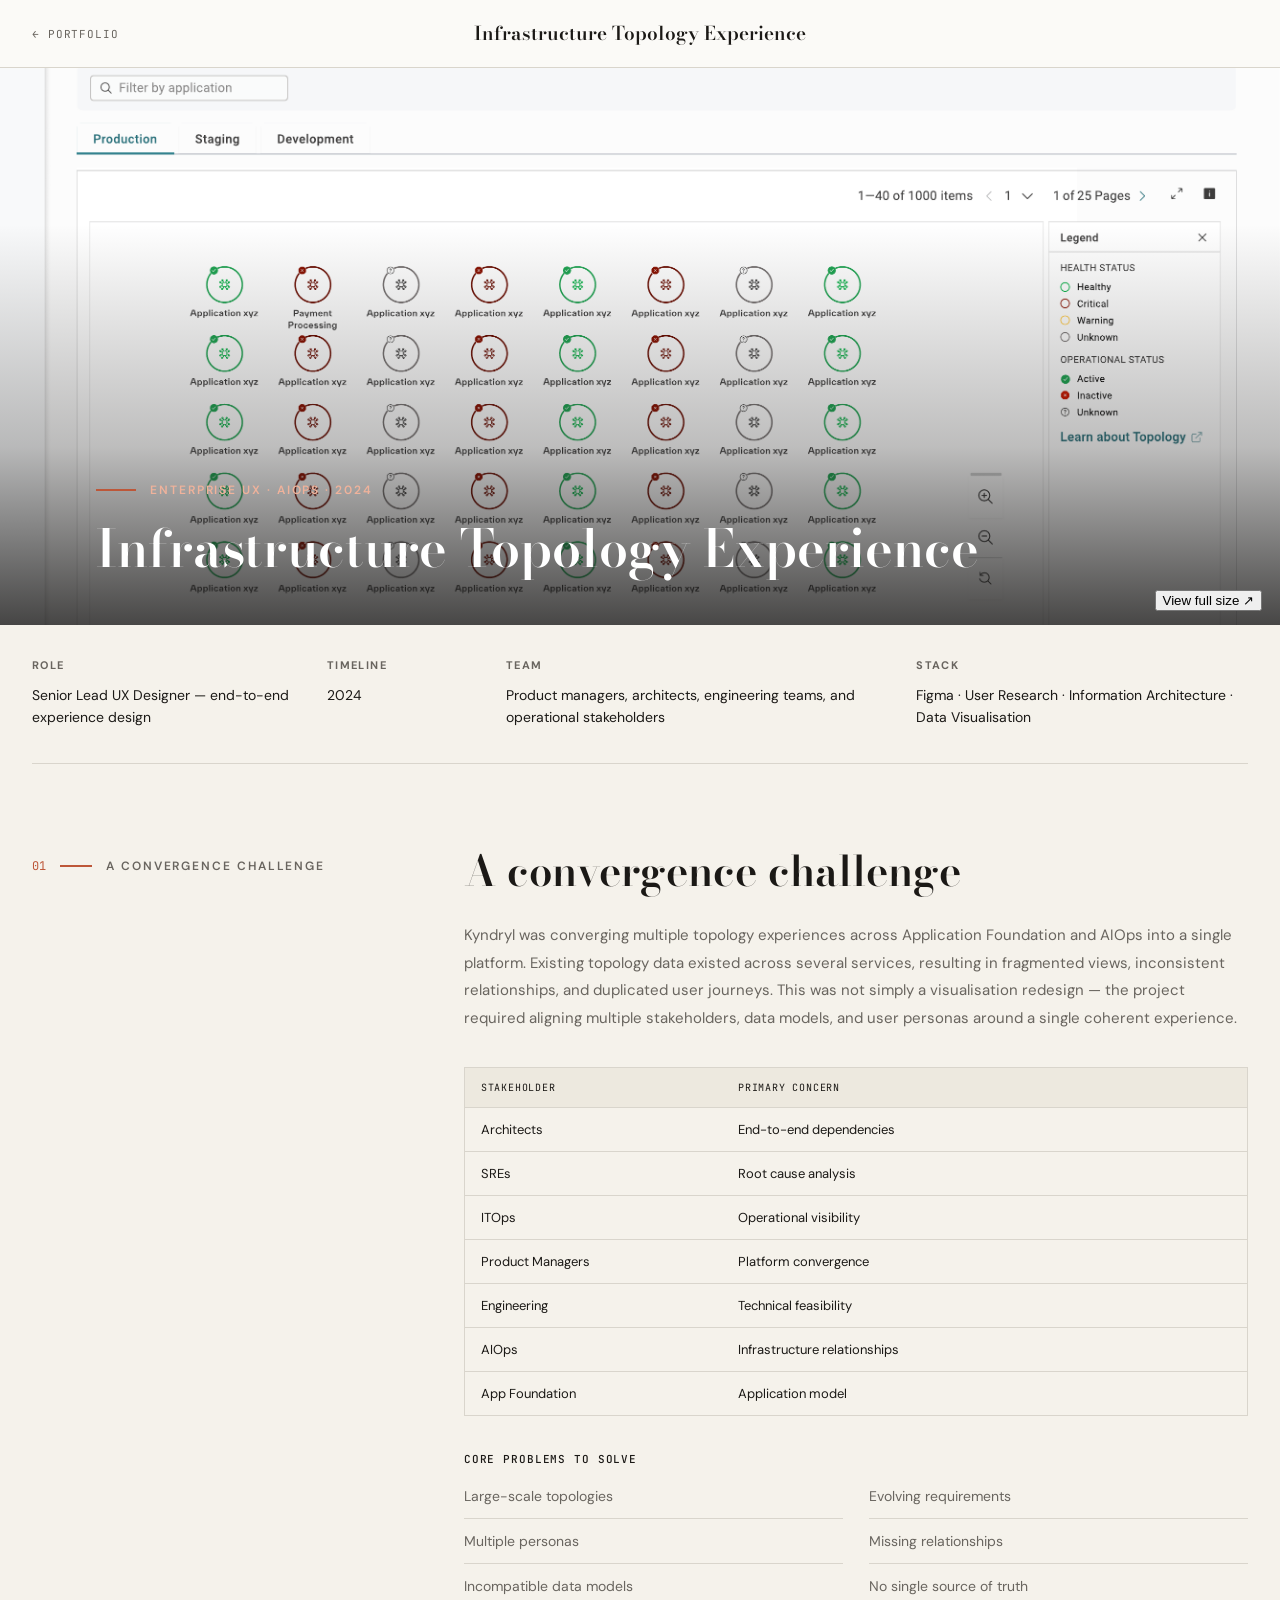
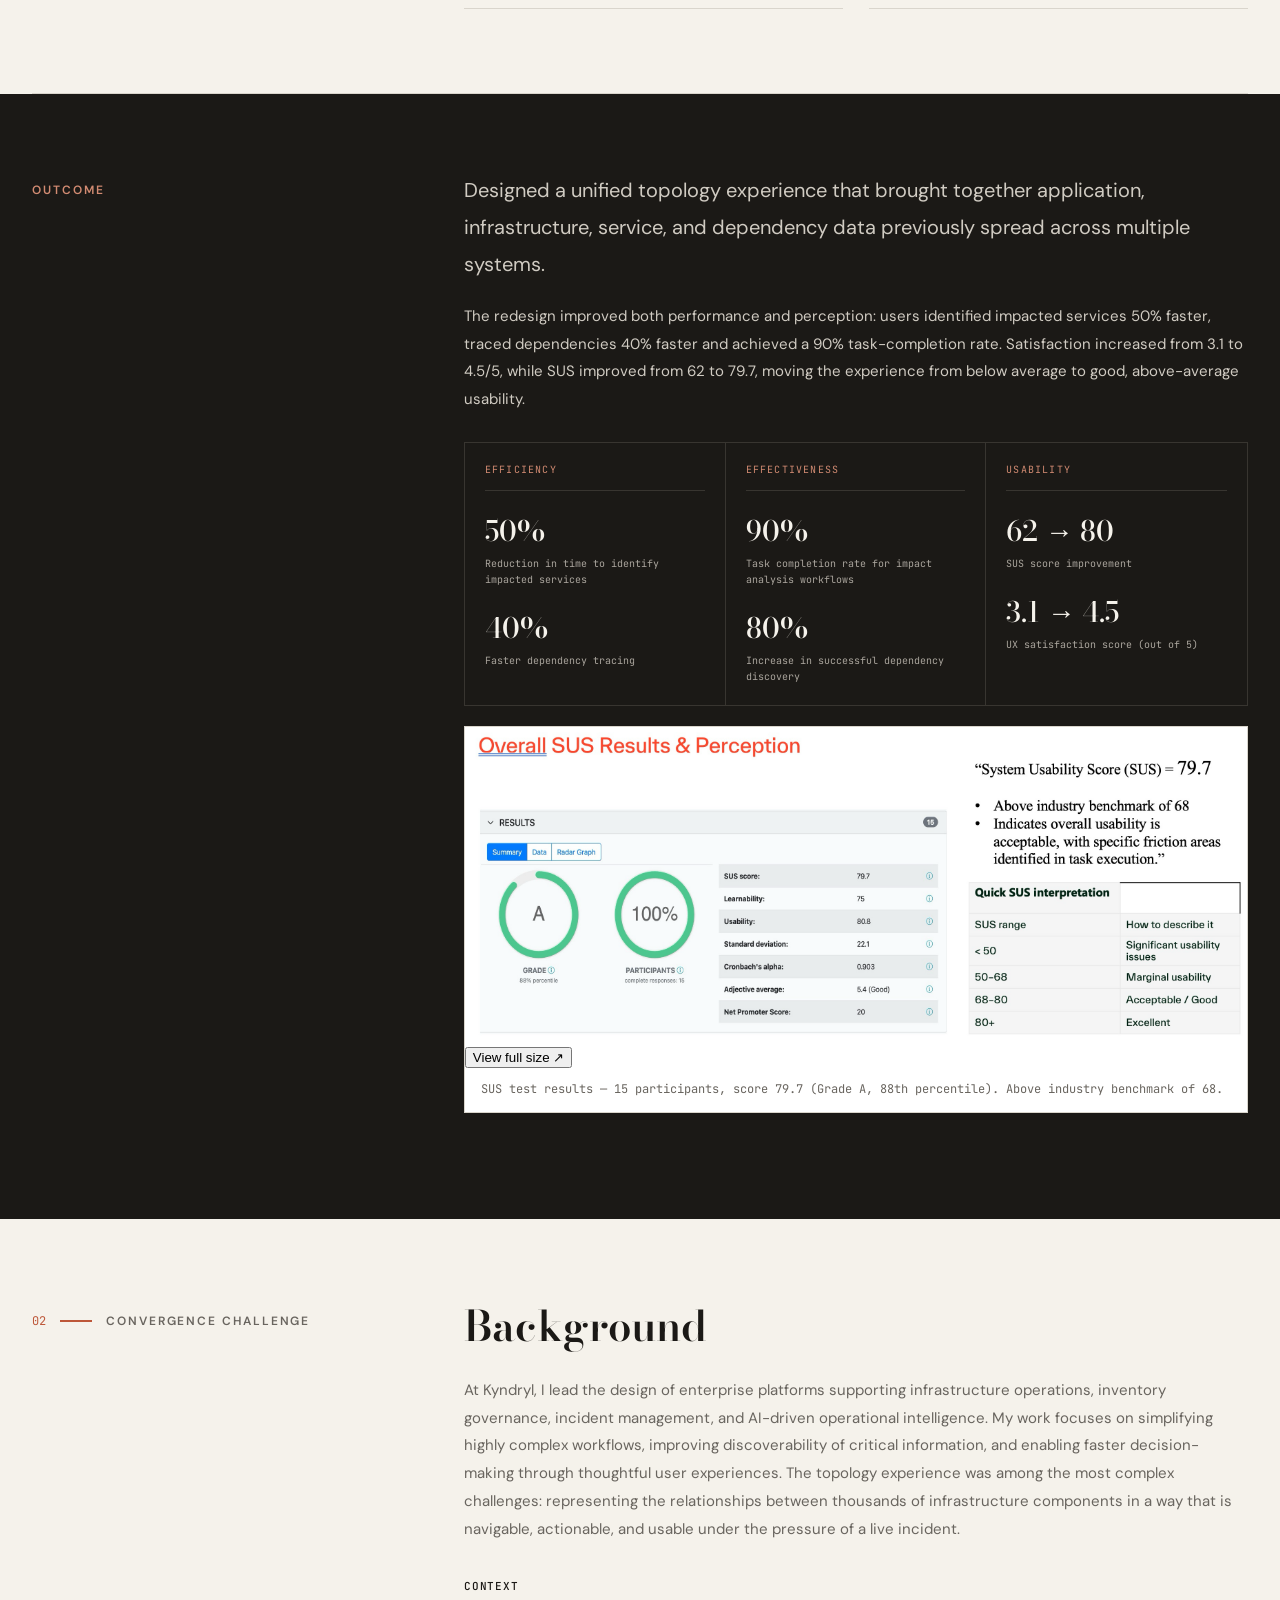
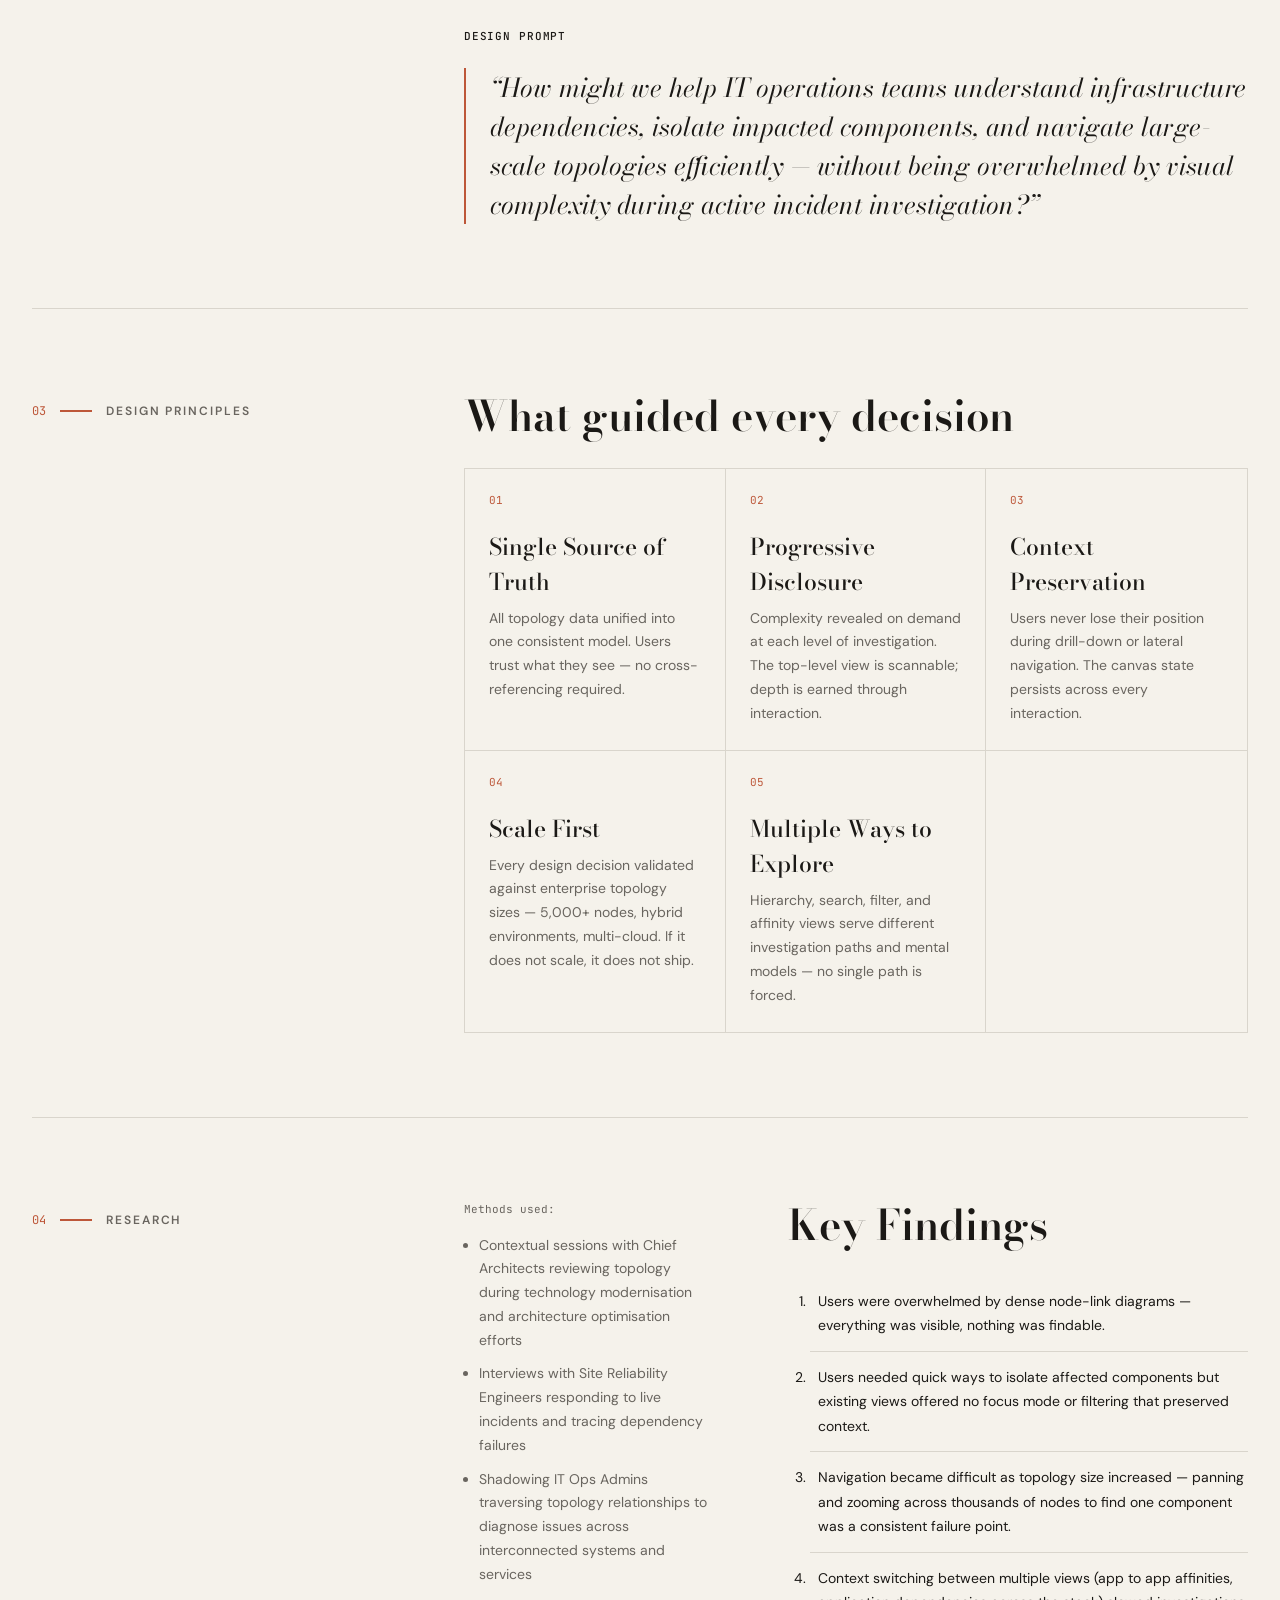
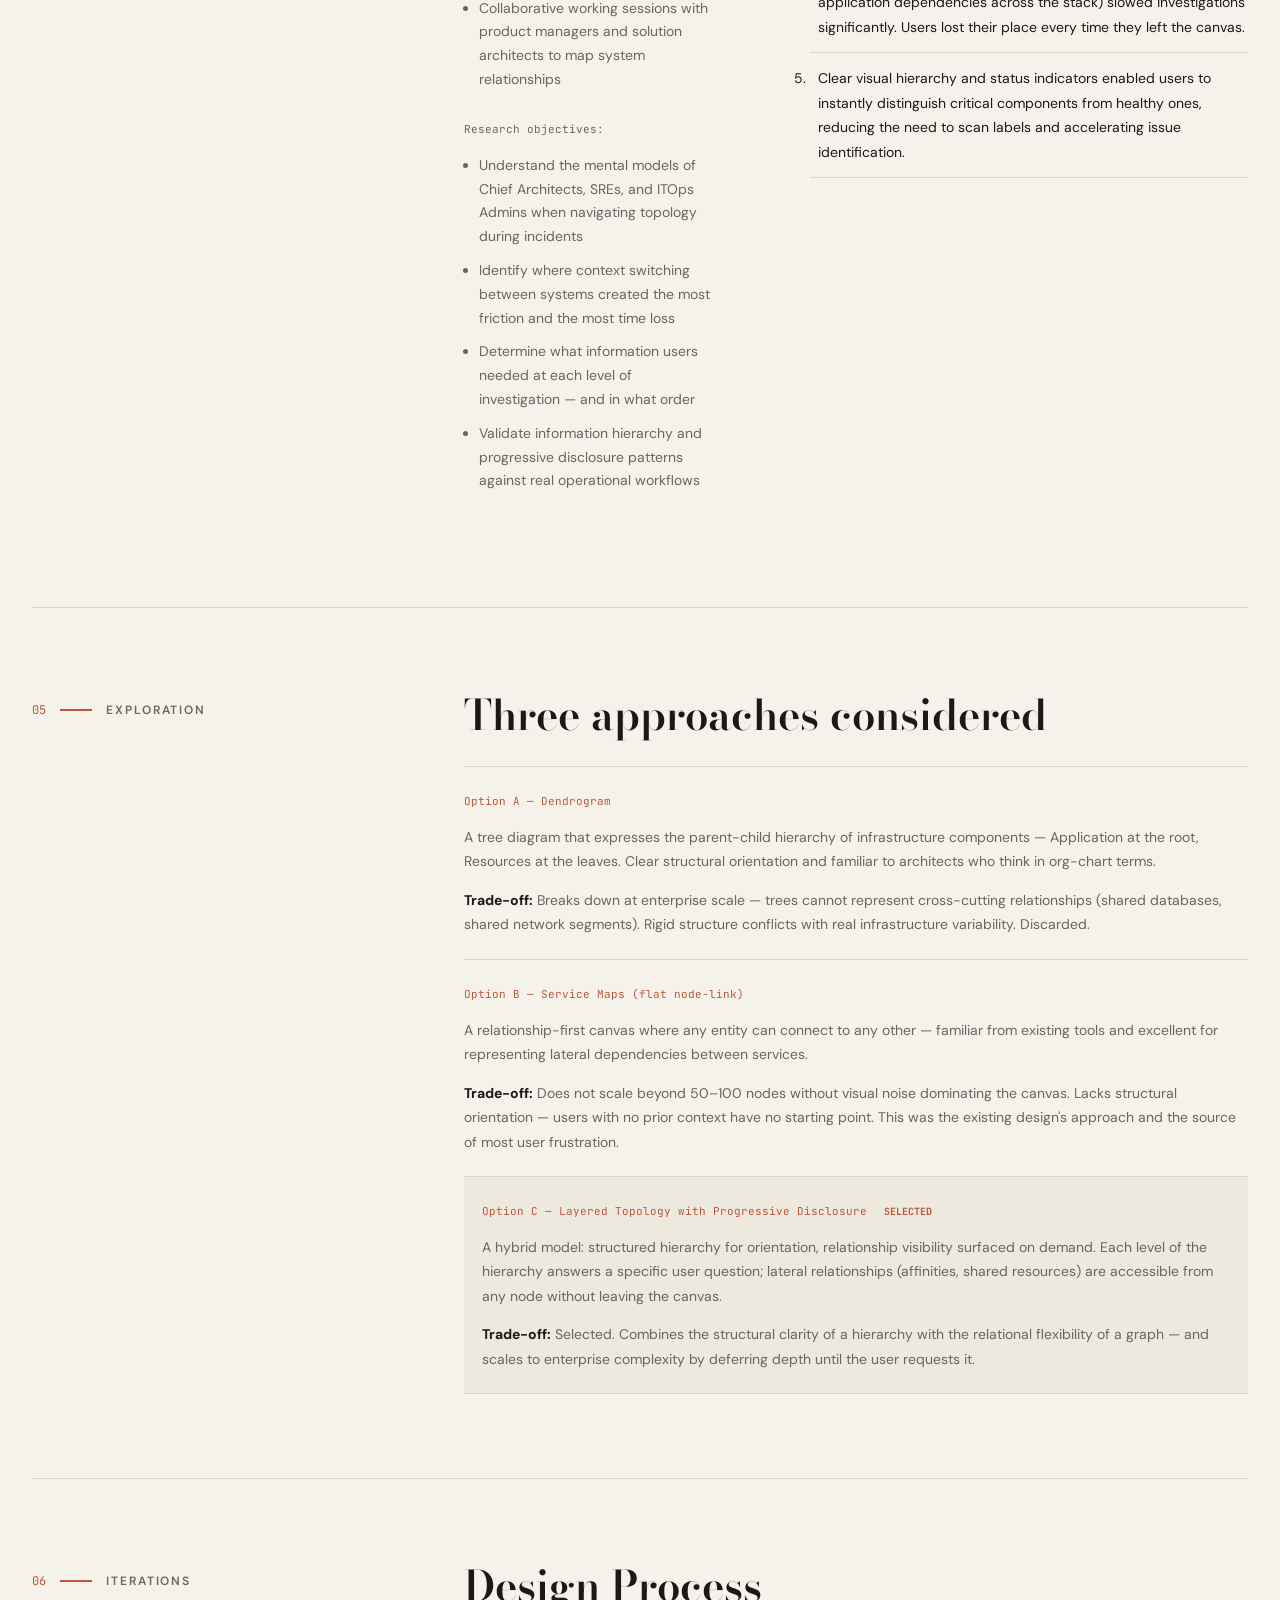
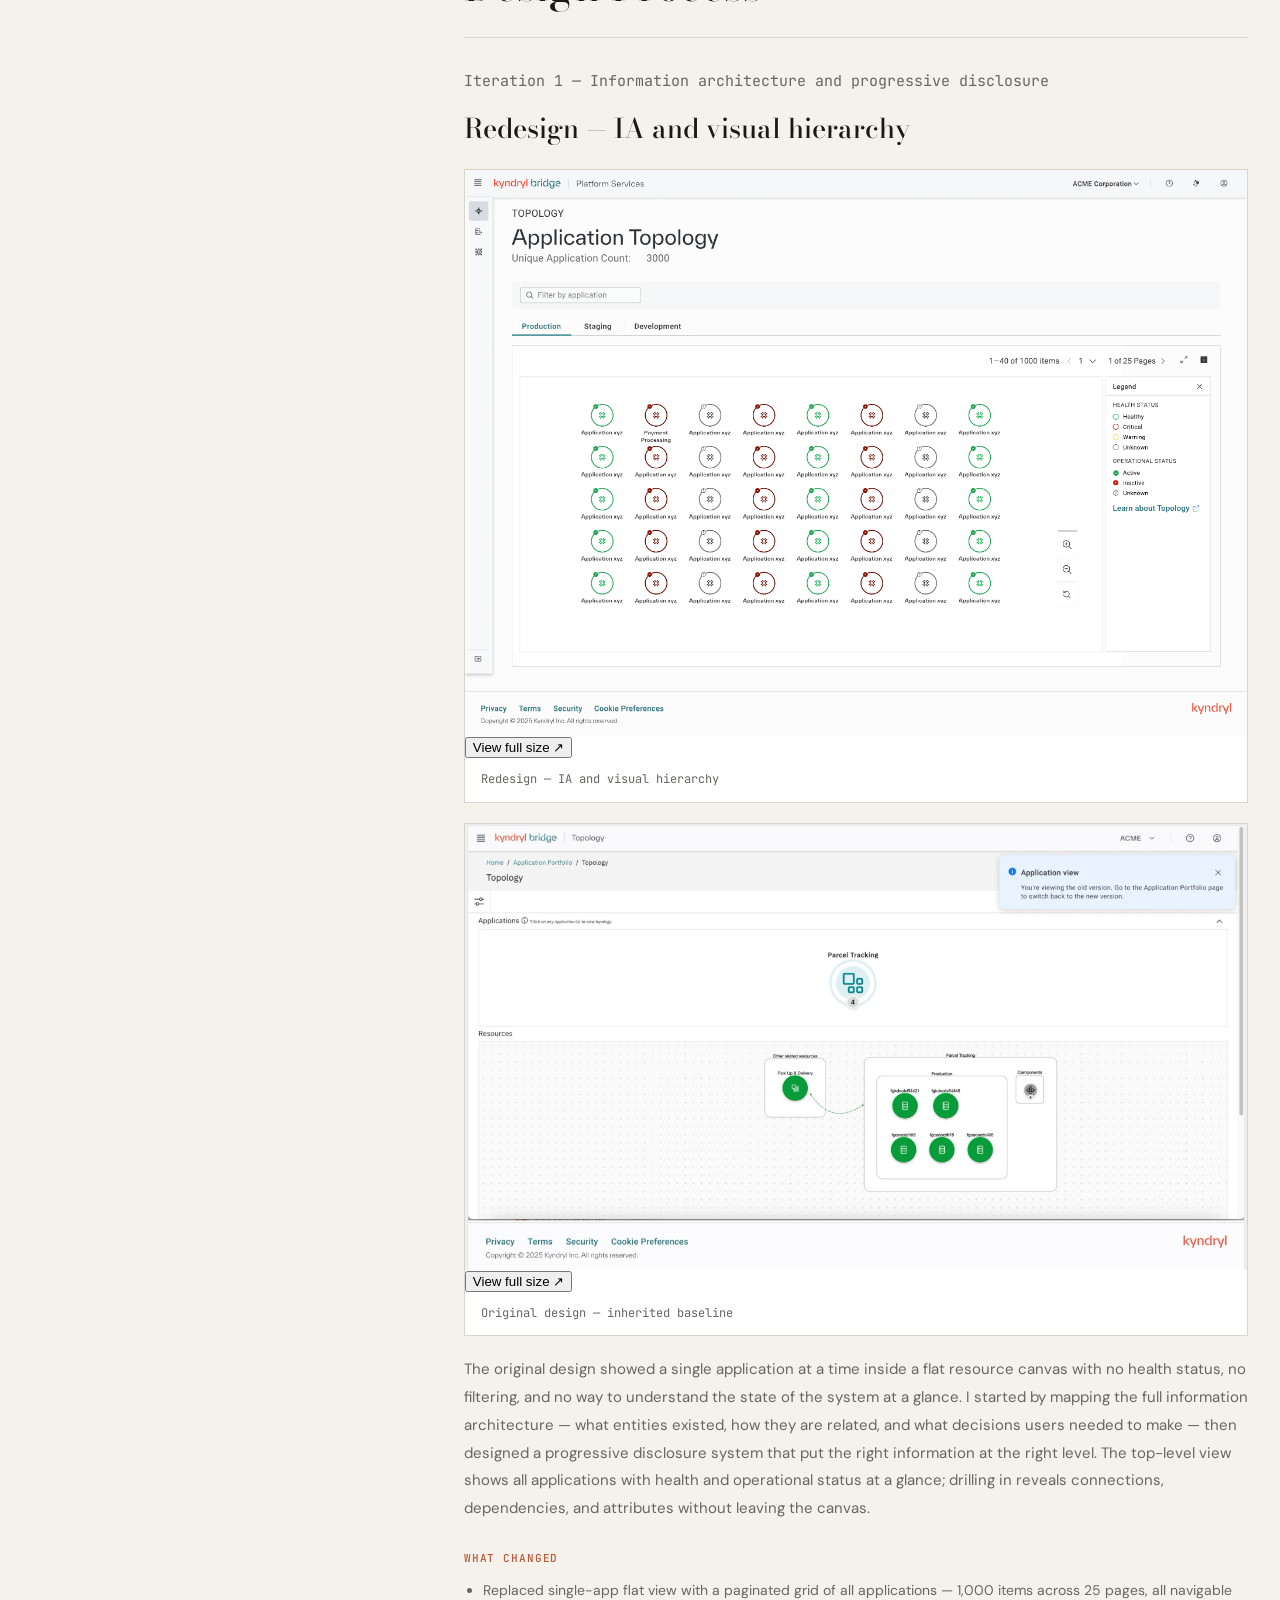
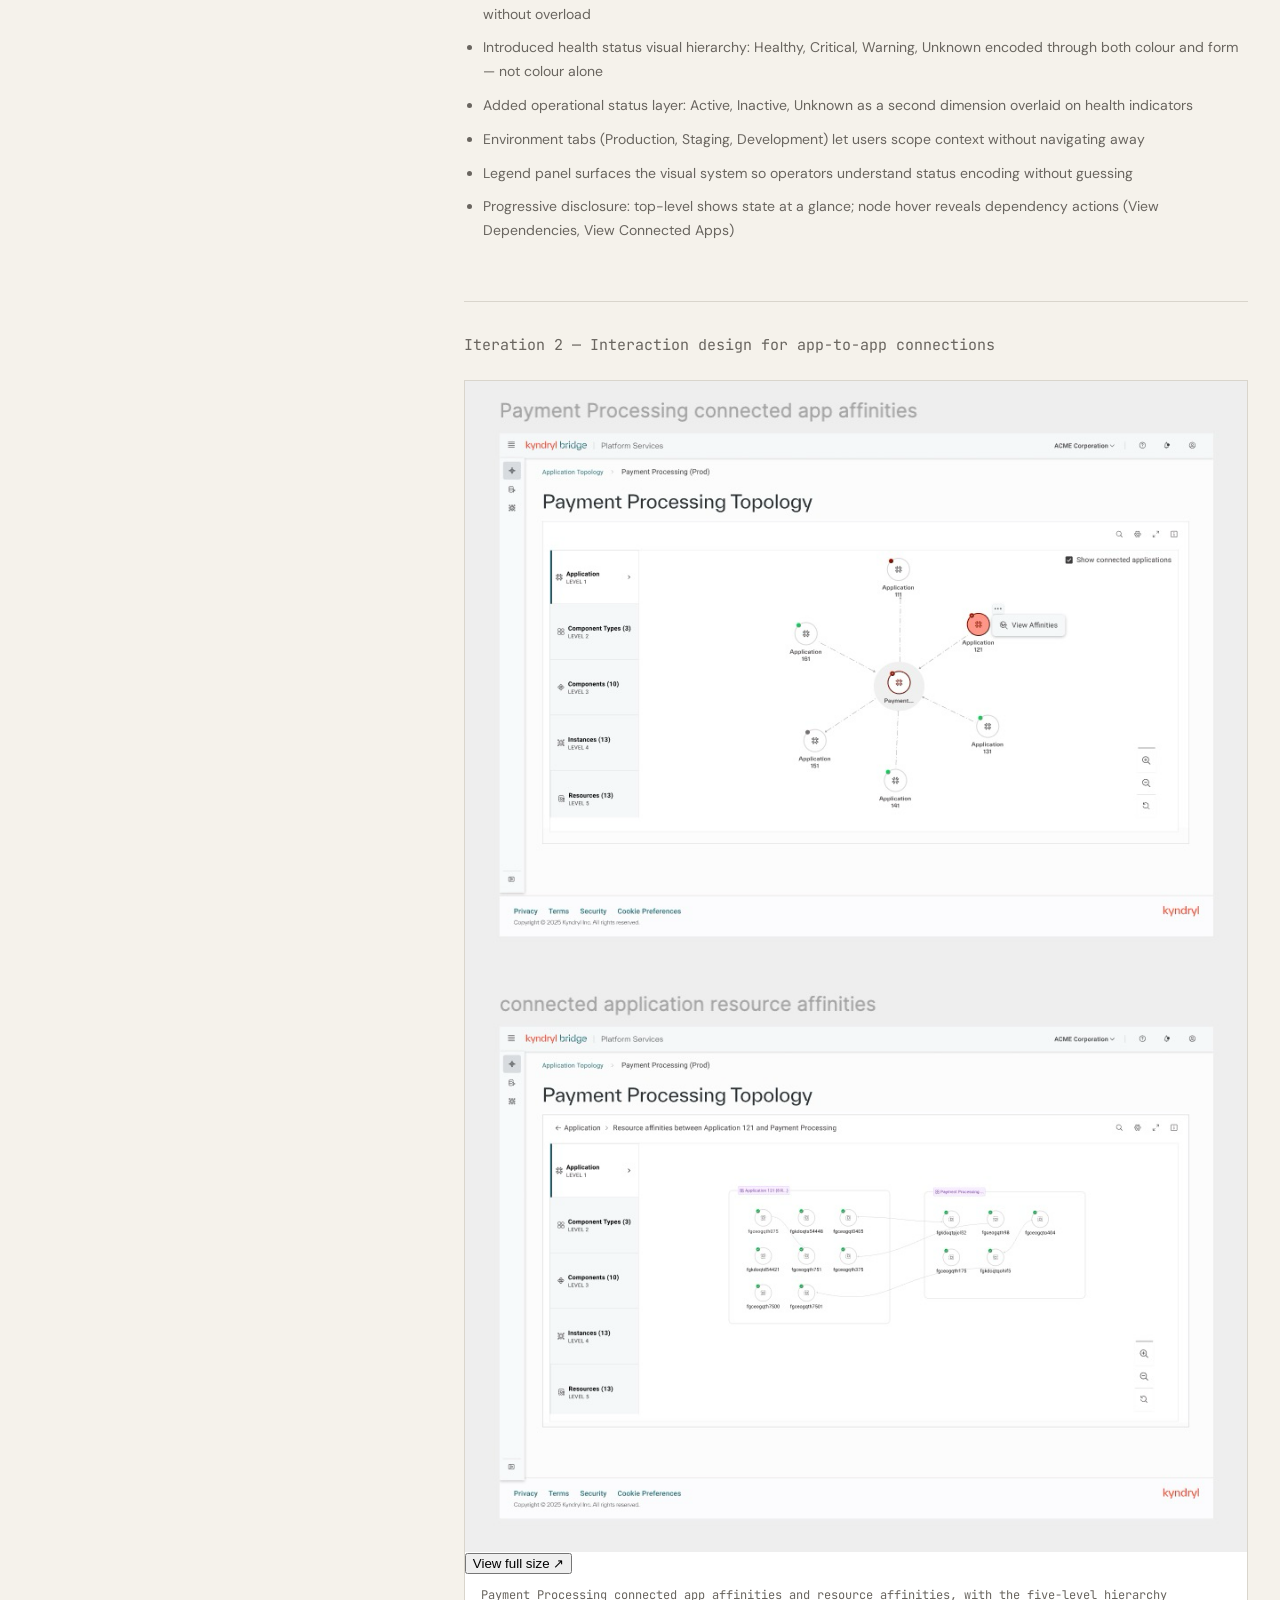
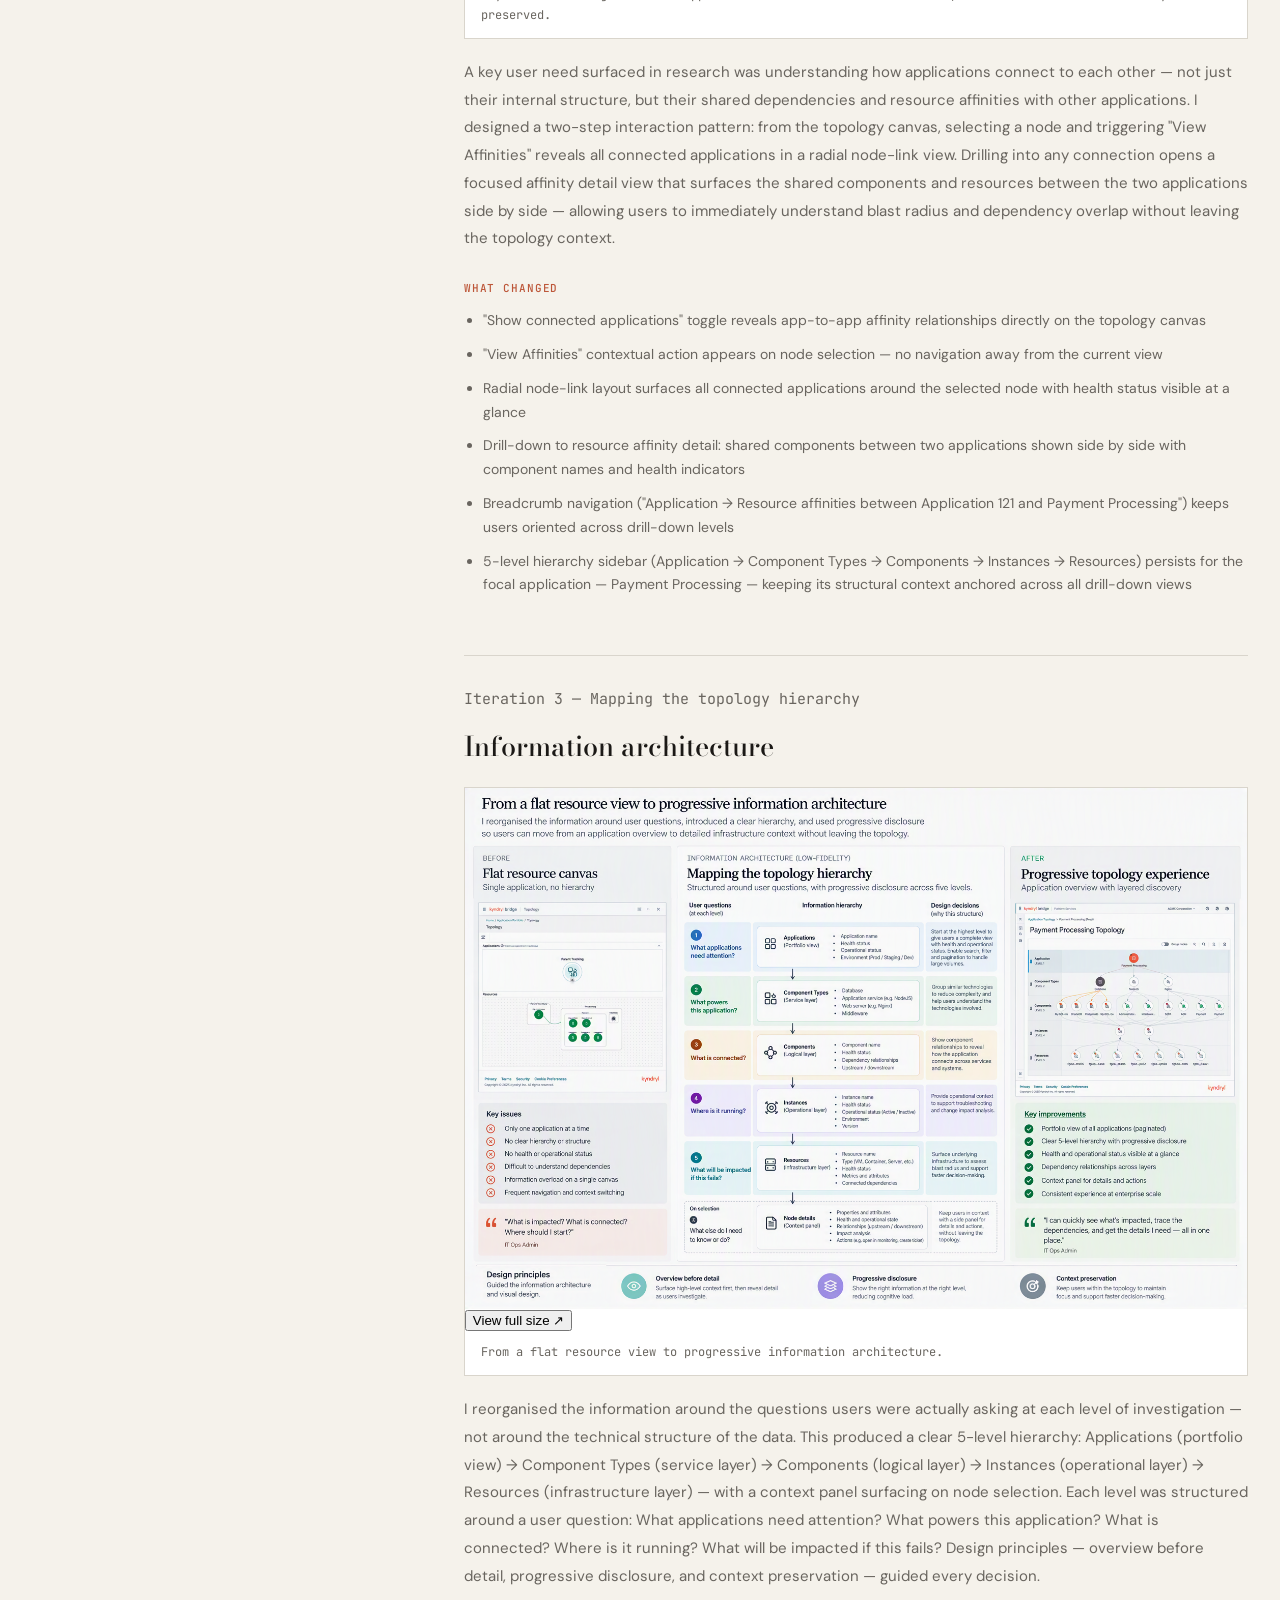
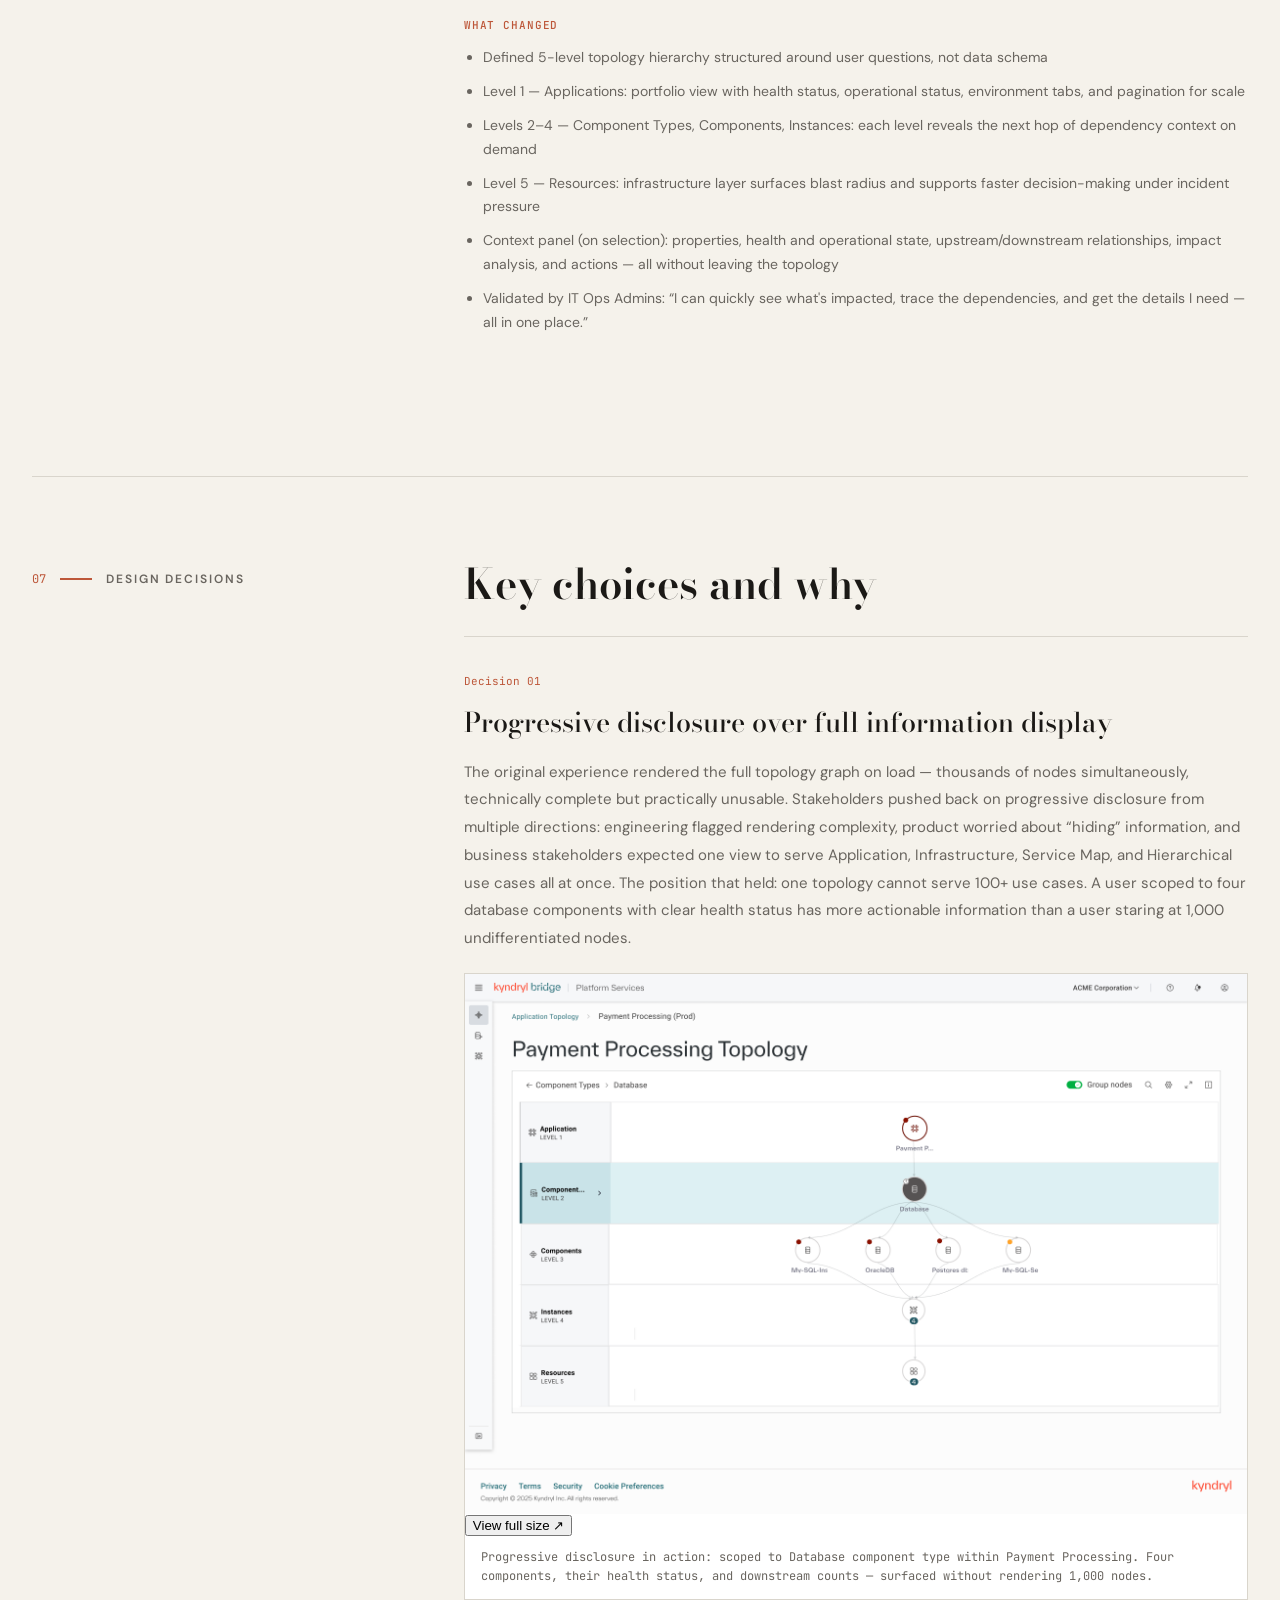
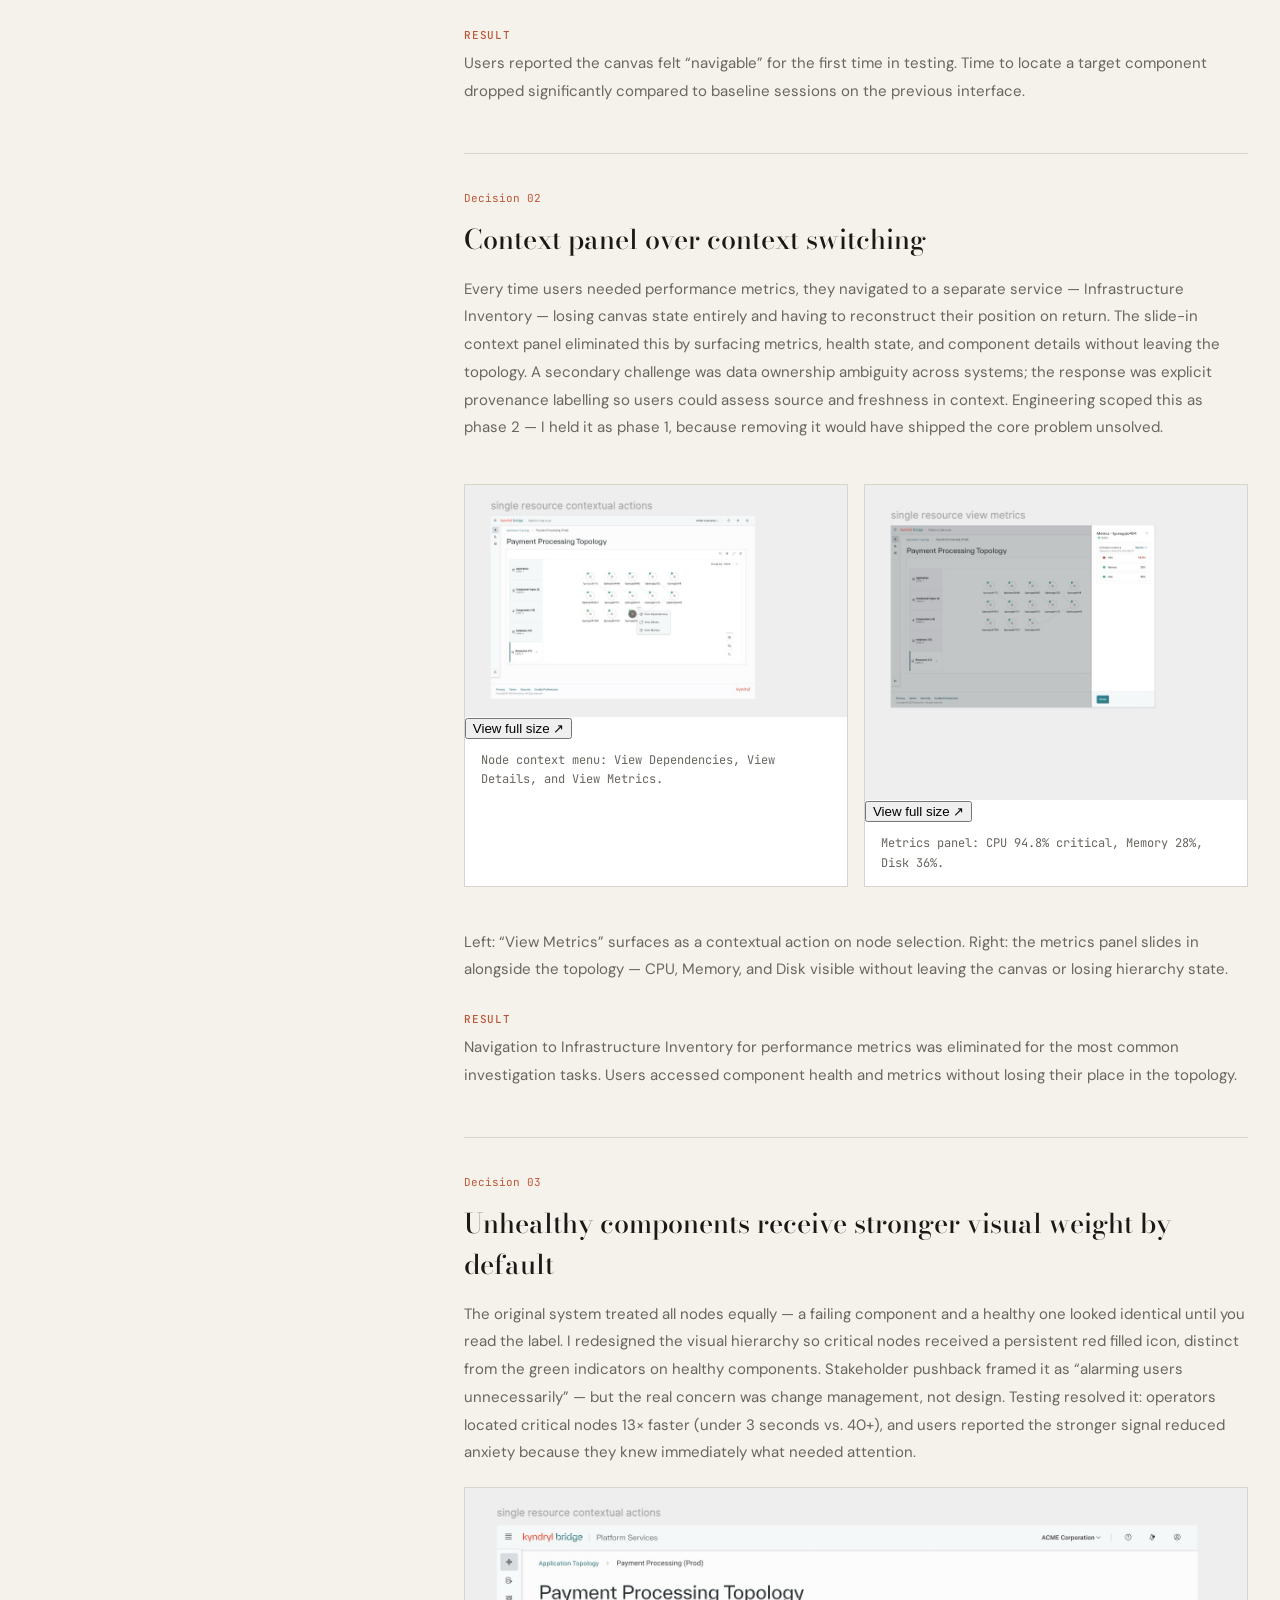
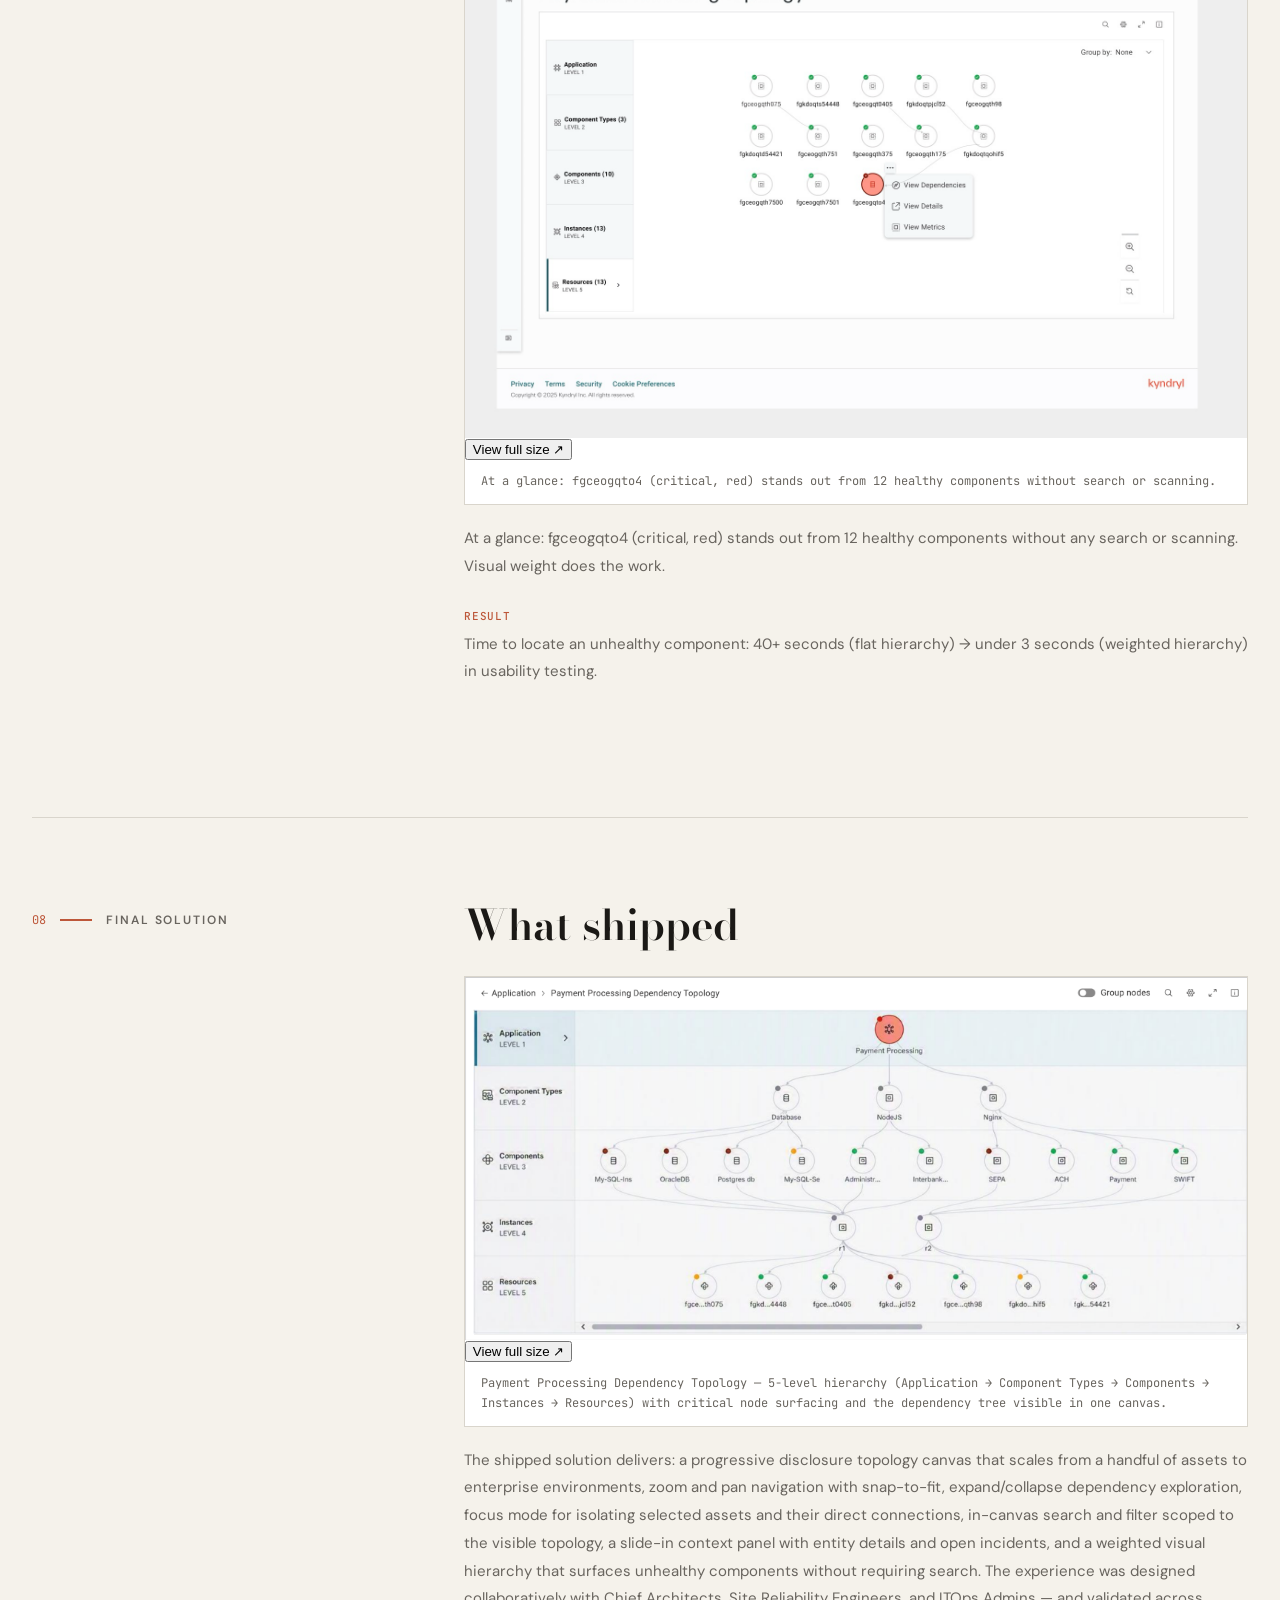
<file: case-study.html>
<!doctype html>
<html lang="en">
  <head>
    <meta charset="utf-8" />
    <meta name="viewport" content="width=device-width, initial-scale=1" />
    <meta name="theme-color" content="#f5f2eb" />
    <meta name="description" content="Infrastructure Topology Experience case study by Arun Jayavelan." />
    <title>Infrastructure Topology | Arun Jayavelan</title>
    <link rel="preconnect" href="https://fonts.googleapis.com" />
    <link rel="preconnect" href="https://fonts.gstatic.com" crossorigin />
    <link href="https://fonts.googleapis.com/css2?family=Bodoni+Moda:opsz,wght@6..96,500;6..96,600&family=DM+Sans:wght@400;500;600;700&family=JetBrains+Mono:wght@400;500&display=swap" rel="stylesheet" />
    <link rel="stylesheet" href="portfolio.css?v=20261006-thumbnails" />
    <link rel="stylesheet" href="topology-case-study.css?v=20261006-hero-crop" />
    <link rel="stylesheet" href="case-image-viewer.css" />
  </head>
  <body class="case-page topology-page">
    <a class="skip-link" href="#case-main">Skip to content</a>
    <header class="tc-prototype-header"><a href="portfolio.html#work">← Portfolio</a><span>Infrastructure Topology Experience</span></header>
    <main id="case-main" class="topology-case">
      <section class="tc-hero">
        <figure class="tc-hero-image">
          <img src="assets/figma-originals/topology-original.png" alt="Infrastructure Topology Experience: Kyndryl Bridge Application Topology with environment tabs, paginated application grid, health and operational status indicators, and legend." />
          <span class="tc-hero-shade" aria-hidden="true"></span>
          <div class="tc-hero-copy"><p class="eyebrow"><i></i>Enterprise UX · AIOps · 2024</p><h1>Infrastructure Topology Experience</h1></div>
        </figure>
        <div class="tc-facts section-wrap">
          <div><span>Role</span><p>Senior Lead UX Designer — end-to-end experience design</p></div>
          <div><span>Timeline</span><p>2024</p></div>
          <div><span>Team</span><p>Product managers, architects, engineering teams, and operational stakeholders</p></div>
          <div><span>Stack</span><p>Figma · User Research · Information Architecture · Data Visualisation</p></div>
        </div>
      </section>

      <section class="tc-section section-wrap">
        <p class="section-label"><b>01</b><i></i>A convergence challenge</p>
        <div class="tc-content">
          <h2>A convergence challenge</h2>
          <p>Kyndryl was converging multiple topology experiences across Application Foundation and AIOps into a single platform. Existing topology data existed across several services, resulting in fragmented views, inconsistent relationships, and duplicated user journeys. This was not simply a visualisation redesign — the project required aligning multiple stakeholders, data models, and user personas around a single coherent experience.</p>
          <div class="tc-table">
            <div class="tc-table-head"><span>Stakeholder</span><span>Primary Concern</span></div>
            <div><span>Architects</span><span>End-to-end dependencies</span></div>
            <div><span>SREs</span><span>Root cause analysis</span></div>
            <div><span>ITOps</span><span>Operational visibility</span></div>
            <div><span>Product Managers</span><span>Platform convergence</span></div>
            <div><span>Engineering</span><span>Technical feasibility</span></div>
            <div><span>AIOps</span><span>Infrastructure relationships</span></div>
            <div><span>App Foundation</span><span>Application model</span></div>
          </div>
          <h3>Core problems to solve</h3>
          <ul class="tc-inline-list"><li>Large-scale topologies</li><li>Evolving requirements</li><li>Multiple personas</li><li>Missing relationships</li><li>Incompatible data models</li><li>No single source of truth</li></ul>
        </div>
      </section>

      <section class="tc-outcome">
        <div class="section-wrap tc-section-grid">
          <p class="section-label">Outcome</p>
          <div class="tc-content">
            <p class="tc-lead">Designed a unified topology experience that brought together application, infrastructure, service, and dependency data previously spread across multiple systems.</p>
            <p>The redesign improved both performance and perception: users identified impacted services 50% faster, traced dependencies 40% faster and achieved a 90% task-completion rate. Satisfaction increased from 3.1 to 4.5/5, while SUS improved from 62 to 79.7, moving the experience from below average to good, above-average usability.</p>
            <div class="tc-metrics">
              <article><span>Efficiency</span><div><b>50%</b><p>Reduction in time to identify impacted services</p></div><div><b>40%</b><p>Faster dependency tracing</p></div></article>
              <article><span>Effectiveness</span><div><b>90%</b><p>Task completion rate for impact analysis workflows</p></div><div><b>80%</b><p>Increase in successful dependency discovery</p></div></article>
              <article><span>Usability</span><div><b>62 → 80</b><p>SUS score improvement</p></div><div><b>3.1 → 4.5</b><p>UX satisfaction score (out of 5)</p></div></article>
            </div>
            <figure class="tc-wide-image"><img src="assets/figma-originals/topology-evidence-4d8a.png" alt="Overall SUS Results and Perception: System Usability Score 79.7, Grade A, 88th percentile, and 15 participants." loading="lazy" /><figcaption>SUS test results — 15 participants, score 79.7 (Grade A, 88th percentile). Above industry benchmark of 68.</figcaption></figure>
          </div>
        </div>
      </section>

      <section class="tc-section section-wrap">
        <p class="section-label"><b>02</b><i></i>Convergence Challenge</p>
        <div class="tc-content">
          <h2>Background</h2>
          <p>At Kyndryl, I lead the design of enterprise platforms supporting infrastructure operations, inventory governance, incident management, and AI-driven operational intelligence. My work focuses on simplifying highly complex workflows, improving discoverability of critical information, and enabling faster decision-making through thoughtful user experiences. The topology experience was among the most complex challenges: representing the relationships between thousands of infrastructure components in a way that is navigable, actionable, and usable under the pressure of a live incident.</p>
          <h3>Context</h3>
          <h3>Design Prompt</h3>
          <blockquote class="tc-prompt">“How might we help IT operations teams understand infrastructure dependencies, isolate impacted components, and navigate large-scale topologies efficiently — without being overwhelmed by visual complexity during active incident investigation?”</blockquote>
        </div>
      </section>

      <section class="tc-section section-wrap">
        <p class="section-label"><b>03</b><i></i>Design Principles</p>
        <div class="tc-content">
          <h2>What guided every decision</h2>
          <div class="tc-principles">
            <article><span>01</span><div><h3>Single Source of Truth</h3><p>All topology data unified into one consistent model. Users trust what they see — no cross-referencing required.</p></div></article>
            <article><span>02</span><div><h3>Progressive Disclosure</h3><p>Complexity revealed on demand at each level of investigation. The top-level view is scannable; depth is earned through interaction.</p></div></article>
            <article><span>03</span><div><h3>Context Preservation</h3><p>Users never lose their position during drill-down or lateral navigation. The canvas state persists across every interaction.</p></div></article>
            <article><span>04</span><div><h3>Scale First</h3><p>Every design decision validated against enterprise topology sizes — 5,000+ nodes, hybrid environments, multi-cloud. If it does not scale, it does not ship.</p></div></article>
            <article><span>05</span><div><h3>Multiple Ways to Explore</h3><p>Hierarchy, search, filter, and affinity views serve different investigation paths and mental models — no single path is forced.</p></div></article>
          </div>
        </div>
      </section>

      <section class="tc-section section-wrap">
        <p class="section-label"><b>04</b><i></i>Research</p>
        <div class="tc-content">
          <div class="tc-research-grid">
            <div>
              <p class="tc-mono-label">Methods used:</p>
              <ul class="tc-list">
                <li>Contextual sessions with Chief Architects reviewing topology during technology modernisation and architecture optimisation efforts</li>
                <li>Interviews with Site Reliability Engineers responding to live incidents and tracing dependency failures</li>
                <li>Shadowing IT Ops Admins traversing topology relationships to diagnose issues across interconnected systems and services</li>
                <li>Collaborative working sessions with product managers and solution architects to map system relationships</li>
              </ul>
              <p class="tc-mono-label">Research objectives:</p>
              <ul class="tc-list">
                <li>Understand the mental models of Chief Architects, SREs, and ITOps Admins when navigating topology during incidents</li>
                <li>Identify where context switching between systems created the most friction and the most time loss</li>
                <li>Determine what information users needed at each level of investigation — and in what order</li>
                <li>Validate information hierarchy and progressive disclosure patterns against real operational workflows</li>
              </ul>
            </div>
            <div>
              <h2>Key Findings</h2>
              <ol class="tc-findings">
                <li>Users were overwhelmed by dense node-link diagrams — everything was visible, nothing was findable.</li>
                <li>Users needed quick ways to isolate affected components but existing views offered no focus mode or filtering that preserved context.</li>
                <li>Navigation became difficult as topology size increased — panning and zooming across thousands of nodes to find one component was a consistent failure point.</li>
                <li>Context switching between multiple views (app to app affinities, application dependencies across the stack) slowed investigations significantly. Users lost their place every time they left the canvas.</li>
                <li>Clear visual hierarchy and status indicators enabled users to instantly distinguish critical components from healthy ones, reducing the need to scan labels and accelerating issue identification.</li>
              </ol>
            </div>
          </div>
        </div>
      </section>

      <section class="tc-section section-wrap">
        <p class="section-label"><b>05</b><i></i>Exploration</p>
        <div class="tc-content">
          <h2>Three approaches considered</h2>
          <div class="tc-approaches">
            <article><span>Option A — Dendrogram</span><p>A tree diagram that expresses the parent-child hierarchy of infrastructure components — Application at the root, Resources at the leaves. Clear structural orientation and familiar to architects who think in org-chart terms.</p><p><b>Trade-off:</b> Breaks down at enterprise scale — trees cannot represent cross-cutting relationships (shared databases, shared network segments). Rigid structure conflicts with real infrastructure variability. Discarded.</p></article>
            <article><span>Option B — Service Maps (flat node-link)</span><p>A relationship-first canvas where any entity can connect to any other — familiar from existing tools and excellent for representing lateral dependencies between services.</p><p><b>Trade-off:</b> Does not scale beyond 50–100 nodes without visual noise dominating the canvas. Lacks structural orientation — users with no prior context have no starting point. This was the existing design's approach and the source of most user frustration.</p></article>
            <article class="tc-selected"><span>Option C — Layered Topology with Progressive Disclosure <b>Selected</b></span><p>A hybrid model: structured hierarchy for orientation, relationship visibility surfaced on demand. Each level of the hierarchy answers a specific user question; lateral relationships (affinities, shared resources) are accessible from any node without leaving the canvas.</p><p><b>Trade-off:</b> Selected. Combines the structural clarity of a hierarchy with the relational flexibility of a graph — and scales to enterprise complexity by deferring depth until the user requests it.</p></article>
          </div>
        </div>
      </section>

      <section class="tc-section section-wrap">
        <p class="section-label"><b>06</b><i></i>Iterations</p>
        <div class="tc-content"><h2>Design Process</h2>
          <article class="tc-iteration">
            <p class="tc-kicker">Iteration 1 — Information architecture and progressive disclosure</p>
            <h3>Redesign — IA and visual hierarchy</h3>
            <figure class="tc-wide-image"><img src="assets/figma-originals/topology-original.png" alt="Redesigned Application Topology — grid view with health status indicators, environment tabs, legend panel, and pagination for 1,000 items across 25 pages." loading="lazy" /><figcaption>Redesign — IA and visual hierarchy</figcaption></figure>
            <figure class="tc-wide-image"><img src="assets/figma-originals/topology-evidence-4d99.png" alt="Original Kyndryl Bridge Topology — flat single-application resource dump with no health status, no filtering, and an old-version deprecation banner." loading="lazy" /><figcaption>Original design — inherited baseline</figcaption></figure>
            <p>The original design showed a single application at a time inside a flat resource canvas with no health status, no filtering, and no way to understand the state of the system at a glance. I started by mapping the full information architecture — what entities existed, how they are related, and what decisions users needed to make — then designed a progressive disclosure system that put the right information at the right level. The top-level view shows all applications with health and operational status at a glance; drilling in reveals connections, dependencies, and attributes without leaving the canvas.</p>
            <h4>What changed</h4>
            <ul class="tc-list"><li>Replaced single-app flat view with a paginated grid of all applications — 1,000 items across 25 pages, all navigable without overload</li><li>Introduced health status visual hierarchy: Healthy, Critical, Warning, Unknown encoded through both colour and form — not colour alone</li><li>Added operational status layer: Active, Inactive, Unknown as a second dimension overlaid on health indicators</li><li>Environment tabs (Production, Staging, Development) let users scope context without navigating away</li><li>Legend panel surfaces the visual system so operators understand status encoding without guessing</li><li>Progressive disclosure: top-level shows state at a glance; node hover reveals dependency actions (View Dependencies, View Connected Apps)</li></ul>
          </article>
          <article class="tc-iteration">
            <p class="tc-kicker">Iteration 2 — Interaction design for app-to-app connections</p>
            <figure class="tc-wide-image"><img src="assets/figma-originals/topology-evidence-5356.png" alt="Payment Processing connected app affinities: connected applications around Payment Processing and a resource-affinities drill-down showing shared components." loading="lazy" /><figcaption>Payment Processing connected app affinities and resource affinities, with the five-level hierarchy preserved.</figcaption></figure>
            <p>A key user need surfaced in research was understanding how applications connect to each other — not just their internal structure, but their shared dependencies and resource affinities with other applications. I designed a two-step interaction pattern: from the topology canvas, selecting a node and triggering "View Affinities" reveals all connected applications in a radial node-link view. Drilling into any connection opens a focused affinity detail view that surfaces the shared components and resources between the two applications side by side — allowing users to immediately understand blast radius and dependency overlap without leaving the topology context.</p>
            <h4>What changed</h4>
            <ul class="tc-list"><li>"Show connected applications" toggle reveals app-to-app affinity relationships directly on the topology canvas</li><li>"View Affinities" contextual action appears on node selection — no navigation away from the current view</li><li>Radial node-link layout surfaces all connected applications around the selected node with health status visible at a glance</li><li>Drill-down to resource affinity detail: shared components between two applications shown side by side with component names and health indicators</li><li>Breadcrumb navigation ("Application → Resource affinities between Application 121 and Payment Processing") keeps users oriented across drill-down levels</li><li>5-level hierarchy sidebar (Application → Component Types → Components → Instances → Resources) persists for the focal application — Payment Processing — keeping its structural context anchored across all drill-down views</li></ul>
          </article>
          <article class="tc-iteration">
            <p class="tc-kicker">Iteration 3 — Mapping the topology hierarchy</p>
            <h3>Information architecture</h3>
            <figure class="tc-wide-image"><img src="assets/figma-originals/topology-evidence-d1b9.png" alt="Information architecture mapping from a flat resource view to a five-level hierarchy of Applications, Component Types, Components, Instances, and Resources, with progressive disclosure." loading="lazy" /><figcaption>From a flat resource view to progressive information architecture.</figcaption></figure>
            <p>I reorganised the information around the questions users were actually asking at each level of investigation — not around the technical structure of the data. This produced a clear 5-level hierarchy: Applications (portfolio view) → Component Types (service layer) → Components (logical layer) → Instances (operational layer) → Resources (infrastructure layer) — with a context panel surfacing on node selection. Each level was structured around a user question: What applications need attention? What powers this application? What is connected? Where is it running? What will be impacted if this fails? Design principles — overview before detail, progressive disclosure, and context preservation — guided every decision.</p>
            <h4>What changed</h4>
            <ul class="tc-list"><li>Defined 5-level topology hierarchy structured around user questions, not data schema</li><li>Level 1 — Applications: portfolio view with health status, operational status, environment tabs, and pagination for scale</li><li>Levels 2–4 — Component Types, Components, Instances: each level reveals the next hop of dependency context on demand</li><li>Level 5 — Resources: infrastructure layer surfaces blast radius and supports faster decision-making under incident pressure</li><li>Context panel (on selection): properties, health and operational state, upstream/downstream relationships, impact analysis, and actions — all without leaving the topology</li><li>Validated by IT Ops Admins: “I can quickly see what's impacted, trace the dependencies, and get the details I need — all in one place.”</li></ul>
          </article>
        </div>
      </section>

      <section class="tc-section section-wrap">
        <p class="section-label"><b>07</b><i></i>Design Decisions</p>
        <div class="tc-content">
          <h2>Key choices and why</h2>
          <article class="tc-decision"><span>Decision 01</span><h3>Progressive disclosure over full information display</h3><p>The original experience rendered the full topology graph on load — thousands of nodes simultaneously, technically complete but practically unusable. Stakeholders pushed back on progressive disclosure from multiple directions: engineering flagged rendering complexity, product worried about “hiding” information, and business stakeholders expected one view to serve Application, Infrastructure, Service Map, and Hierarchical use cases all at once. The position that held: one topology cannot serve 100+ use cases. A user scoped to four database components with clear health status has more actionable information than a user staring at 1,000 undifferentiated nodes.</p>
            <figure class="tc-wide-image"><img src="assets/figma-originals/topology-evidence-eddf.png" alt="Payment Processing Topology at Component Types to Database, showing Mv-SQL-Ins, OracleDB, Postares db, and Mv-SQL-Se with instances and resources in the five-level hierarchy." loading="lazy" /><figcaption>Progressive disclosure in action: scoped to Database component type within Payment Processing. Four components, their health status, and downstream counts — surfaced without rendering 1,000 nodes.</figcaption></figure>
            <h4>Result</h4><p>Users reported the canvas felt “navigable” for the first time in testing. Time to locate a target component dropped significantly compared to baseline sessions on the previous interface.</p>
          </article>
          <article class="tc-decision"><span>Decision 02</span><h3>Context panel over context switching</h3><p>Every time users needed performance metrics, they navigated to a separate service — Infrastructure Inventory — losing canvas state entirely and having to reconstruct their position on return. The slide-in context panel eliminated this by surfacing metrics, health state, and component details without leaving the topology. A secondary challenge was data ownership ambiguity across systems; the response was explicit provenance labelling so users could assess source and freshness in context. Engineering scoped this as phase 2 — I held it as phase 1, because removing it would have shipped the core problem unsolved.</p>
            <div class="tc-image-pair"><figure><img src="assets/figma-originals/topology-evidence-c2b0.png" alt="Payment Processing Topology node context menu showing View Dependencies, View Details, and View Metrics actions." loading="lazy" /><figcaption>Node context menu: View Dependencies, View Details, and View Metrics.</figcaption></figure><figure><img src="assets/figma-originals/topology-evidence-1f9e.png" alt="Metrics panel for fgceogqto404 showing CPU 94.8% critical, Memory 28%, and Disk 36% beside the topology." loading="lazy" /><figcaption>Metrics panel: CPU 94.8% critical, Memory 28%, Disk 36%.</figcaption></figure></div>
            <p>Left: “View Metrics” surfaces as a contextual action on node selection. Right: the metrics panel slides in alongside the topology — CPU, Memory, and Disk visible without leaving the canvas or losing hierarchy state.</p>
            <h4>Result</h4><p>Navigation to Infrastructure Inventory for performance metrics was eliminated for the most common investigation tasks. Users accessed component health and metrics without losing their place in the topology.</p>
          </article>
          <article class="tc-decision"><span>Decision 03</span><h3>Unhealthy components receive stronger visual weight by default</h3><p>The original system treated all nodes equally — a failing component and a healthy one looked identical until you read the label. I redesigned the visual hierarchy so critical nodes received a persistent red filled icon, distinct from the green indicators on healthy components. Stakeholder pushback framed it as “alarming users unnecessarily” — but the real concern was change management, not design. Testing resolved it: operators located critical nodes 13× faster (under 3 seconds vs. 40+), and users reported the stronger signal reduced anxiety because they knew immediately what needed attention.</p>
            <figure class="tc-wide-image"><img src="assets/figma-originals/topology-evidence-8d5c.png" alt="Payment Processing Topology at Component Level 3, showing critical component fgceogqto4 with a red-filled icon among healthy components and the contextual actions menu open." loading="lazy" /><figcaption>At a glance: fgceogqto4 (critical, red) stands out from 12 healthy components without search or scanning.</figcaption></figure>
            <p>At a glance: fgceogqto4 (critical, red) stands out from 12 healthy components without any search or scanning. Visual weight does the work.</p>
            <h4>Result</h4><p>Time to locate an unhealthy component: 40+ seconds (flat hierarchy) → under 3 seconds (weighted hierarchy) in usability testing.</p>
          </article>
        </div>
      </section>

      <section class="tc-section section-wrap">
        <p class="section-label"><b>08</b><i></i>Final Solution</p>
        <div class="tc-content">
          <h2>What shipped</h2>
          <figure class="tc-wide-image"><img src="assets/figma-originals/topology-evidence-943b-render.png" alt="Final Payment Processing Dependency Topology solution with a five-level hierarchy, connected components, instances, and resources." loading="lazy" /><figcaption>Payment Processing Dependency Topology — 5-level hierarchy (Application → Component Types → Components → Instances → Resources) with critical node surfacing and the dependency tree visible in one canvas.</figcaption></figure>
          <p>The shipped solution delivers: a progressive disclosure topology canvas that scales from a handful of assets to enterprise environments, zoom and pan navigation with snap-to-fit, expand/collapse dependency exploration, focus mode for isolating selected assets and their direct connections, in-canvas search and filter scoped to the visible topology, a slide-in context panel with entity details and open incidents, and a weighted visual hierarchy that surfaces unhealthy components without requiring search. The experience was designed collaboratively with Chief Architects, Site Reliability Engineers, and ITOps Admins — and validated across topology sizes ranging from 50 to 5,000 nodes.</p>
          <h3>What I led</h3>
          <p>End-to-end UX strategy for Infrastructure Topology across Kyndryl Bridge — from research framing to shipped experience</p>
          <ol class="tc-numbered"><li>Stakeholder alignment across two product areas: AIOps and Application Foundation — each with competing priorities and definitions of “topology”</li><li>Information architecture: defined the 5-level hierarchy (Applications → Component Types → Components → Instances → Resources) from first principles, structured around user questions not data schema</li><li>Progressive disclosure interaction model — the foundational navigation pattern that made enterprise-scale topology navigable without information overload</li><li>Usability testing programme with Chief Architects, SREs, and ITOps Admins across multiple rounds — synthesised findings into actionable design revisions</li><li>Design decisions on visual hierarchy, node encoding strategy (health + operational status as dual dimensions), affinity views, and context panel scope</li><li>Held the context panel as Phase 1 scope against engineering pushback — protecting the core problem solution from being deferred to a phase that would have shipped the problem unsolved</li></ol>
          <h3>Collaborated with</h3>
          <ul class="tc-list"><li>Operational stakeholders (Chief Architects, SREs, ITOps Admins) as ongoing research and validation partners throughout the design process</li><li>Engineering on rendering strategy, performance constraints, and phase boundary decisions</li><li>Solution architects on topology data model and entity relationship definitions</li><li>Product managers across AIOps and Application Foundation</li></ul>
          <h3>Recognition</h3>
          <figure class="tc-wide-image"><img src="assets/figma-originals/topology-evidence-8104-render.png" alt="Kyndryl Cheers recognition from Thomas Domin for The Kyndryl Way Behavior of Being Focused and outstanding contribution to the Topology service within App Foundation." loading="lazy" /><figcaption>Recognised for The Kyndryl Way Behavior of Being Focused, for outstanding contribution to the Topology service within App Foundation.</figcaption></figure>
          <p class="tc-leadership-label">Leadership</p>
        </div>
      </section>

      <section class="tc-section section-wrap tc-learnings-section">
        <p class="section-label"><b>09</b><i></i>Learnings</p>
        <div class="tc-content"><h2>What I took away</h2>
          <ol class="tc-learnings">
            <li><p>Define shared vocabulary before designing shared experiences. AIOps, Application Foundation, Architects, and SREs each had a fundamentally different understanding of what “topology” meant. The first and most important design work was not wireframes — it was alignment on a shared model. Without that, every UX decision was contested at the wrong level.</p></li>
            <li><p>One topology view cannot serve 100+ use cases. The pressure to create a single unified view that satisfied Application Views, Infrastructure Views, Service Maps, and Hierarchical Views simultaneously was the root cause of most design friction. Progressive disclosure and persona-specific entry points are not a compromise — they are the only architectural response that scales.</p></li>
            <li><p>Design in parallel with definition, not after it. Requirements around naming conventions, grouping strategies, hierarchy levels, contextual actions, and filters were still evolving during active UX work. Waiting for complete definition would have blocked progress indefinitely. The approach was to design with explicit assumptions, flag dependencies, and iterate as decisions crystallised.</p></li>
            <li><p>Build navigation flexibility into the model from the start. Fixed hierarchy levels were rejected in architecture review — application structures vary too significantly for a rigid 5-level tree. The navigation model had to be redesigned to be data-driven rather than structurally hardcoded. This is a lesson in designing for the data's shape, not an idealised version of it.</p></li>
            <li><p>Validate with realistic data early — and make it a stakeholder commitment. Repeated requests for real application topologies, hybrid environments, and on-prem examples reflected a reasonable concern: a design that works for 50 placeholder nodes may not survive contact with actual enterprise complexity. Stress-testing against real data should be a gating criterion, not a late-stage validation.</p></li>
            <li><p>Hold phase 1 requirements that solve the core problem. The context panel was nearly cut to phase 2. If it had been, the most-cited friction point in research — navigation to a separate service and losing canvas state — would have shipped unsolved. Know which features are product features and which are problem solutions. Protect the latter.</p></li>
            <li><p>Stakeholder pushback on visual treatment is often a proxy concern. Resistance to the filled red critical icon was framed as “alarming users unnecessarily.” The underlying concern was change management and user adoption, not the design itself. Surface and address the real concern — the testing data that showed operators found critical nodes 13× faster resolved the debate more effectively than any design argument.</p></li>
            <li><p>Data ownership uncertainty must be surfaced in the UX, not assumed away. When it is unclear which system owns the application definition, which platform owns topology relationships, and which data source is authoritative, users lose trust in what they are looking at. Provenance and freshness indicators are not nice-to-have — they are load-bearing when multiple systems contribute to the same canvas.</p></li>
          </ol>
        </div>
      </section>

      <nav class="tc-next section-wrap" aria-label="Case study navigation"><a href="portfolio.html#work"><span>← Previous</span><strong>Sonder — Editorial Platform</strong></a><a href="portfolio.html#top"><span>Back to portfolio ↗</span></a></nav>
    </main>
    <footer class="site-footer"><span>© 2025 Your Name</span><a href="portfolio.html#top">Back to portfolio ↑</a></footer>
    <script src="case-image-viewer.js"></script><script src="portfolio.js"></script>
  </body>
</html>
</file>
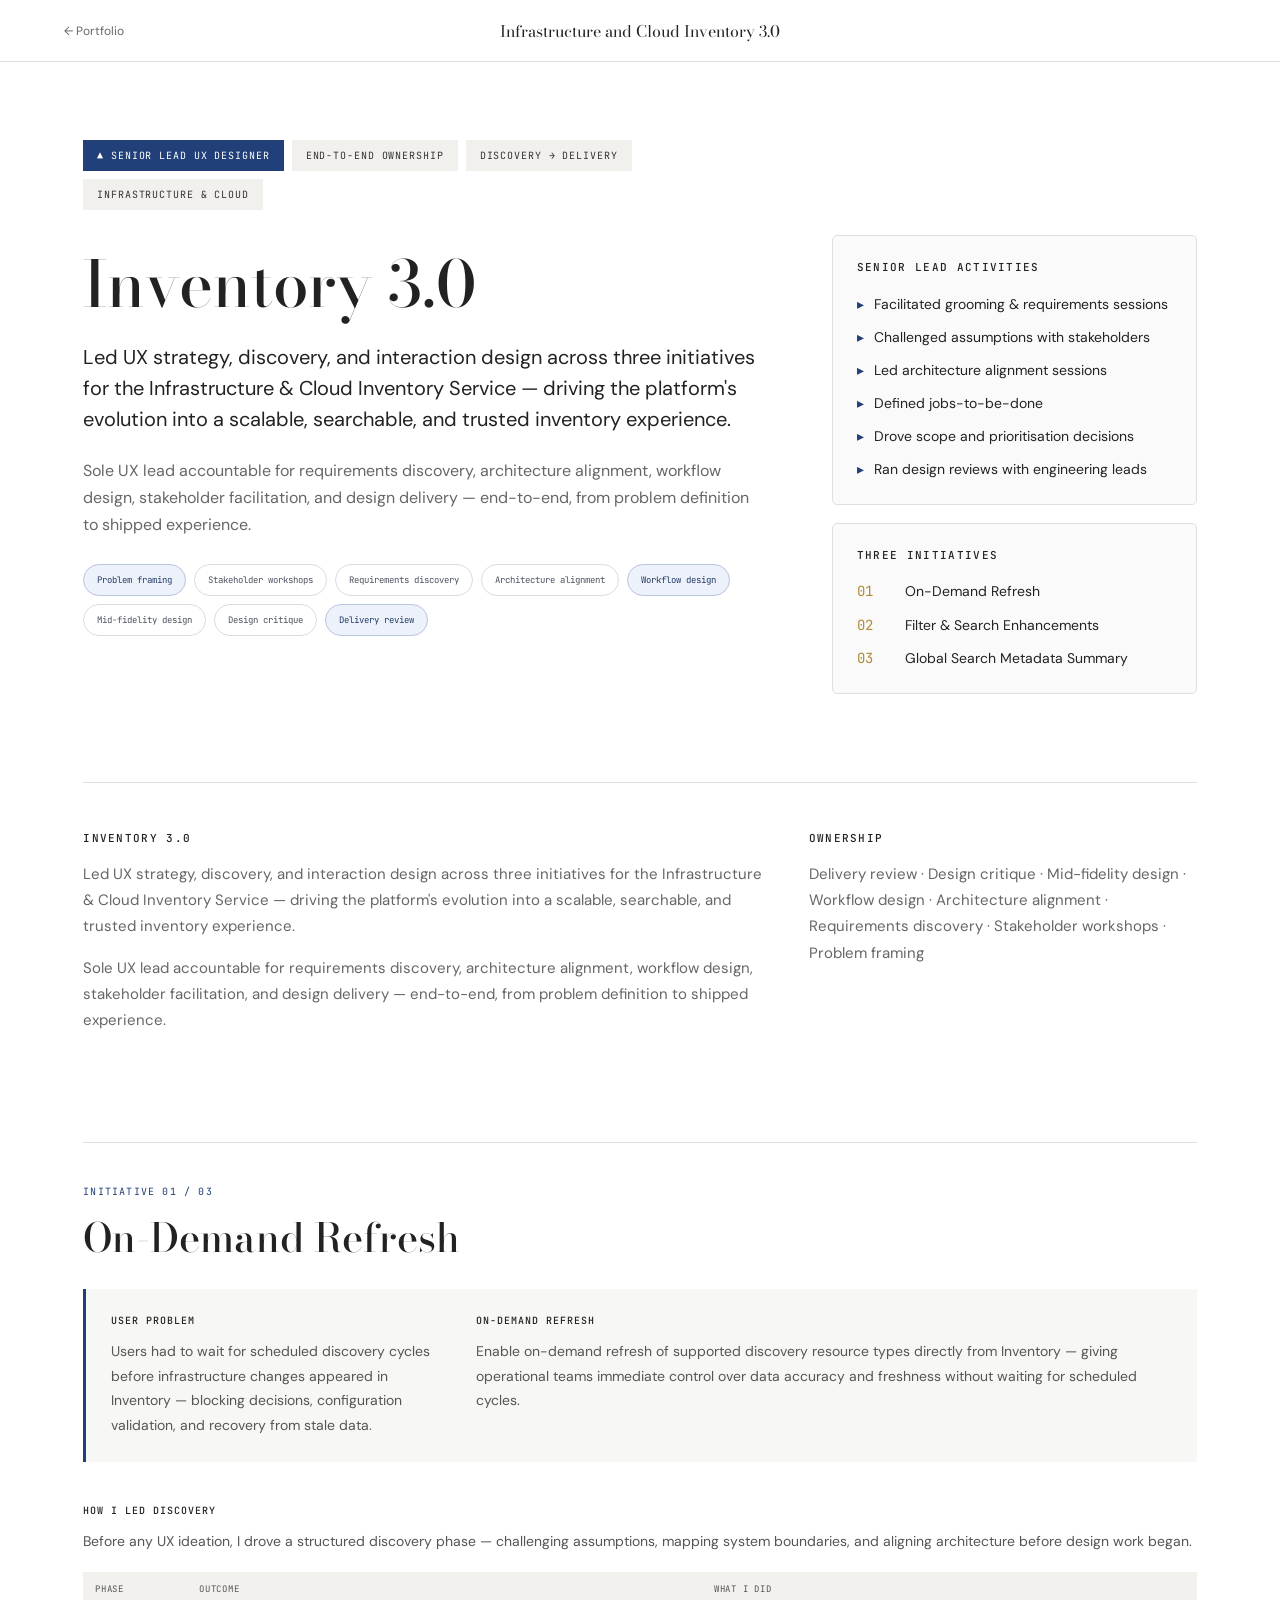
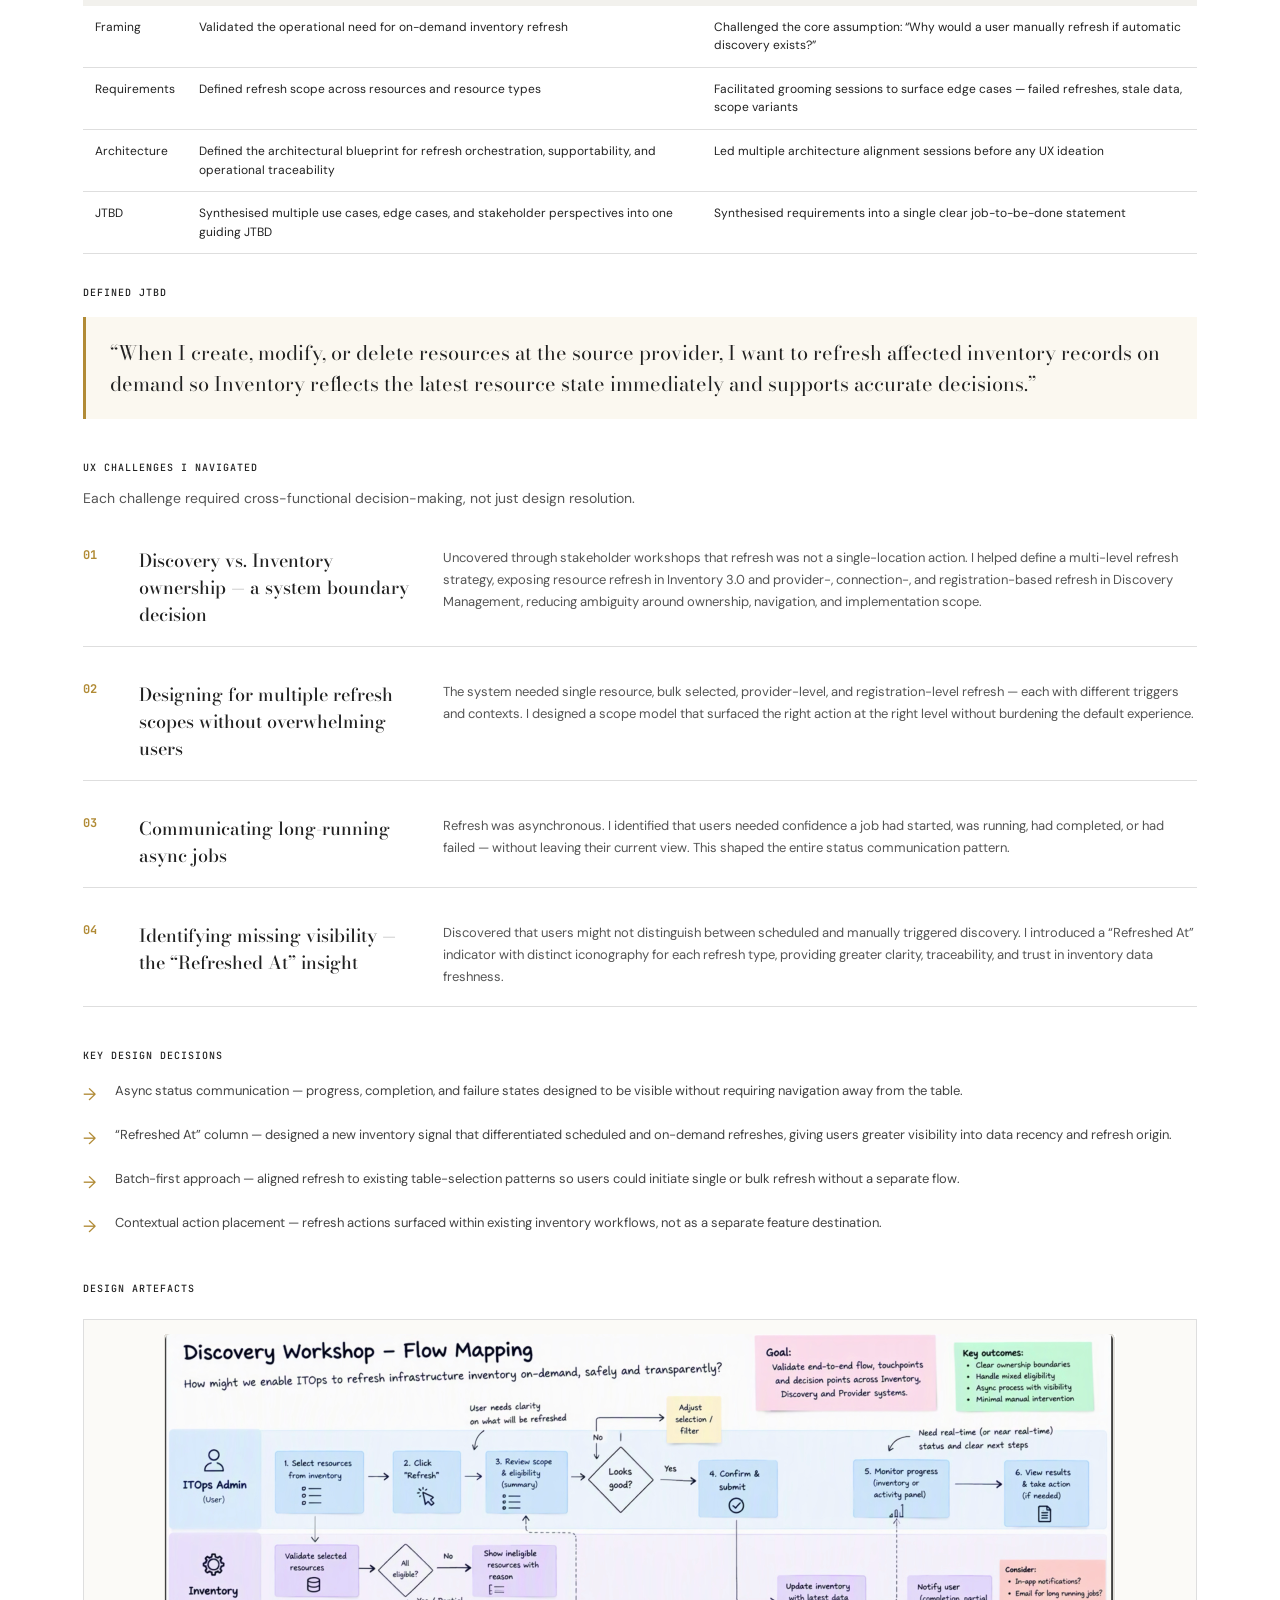
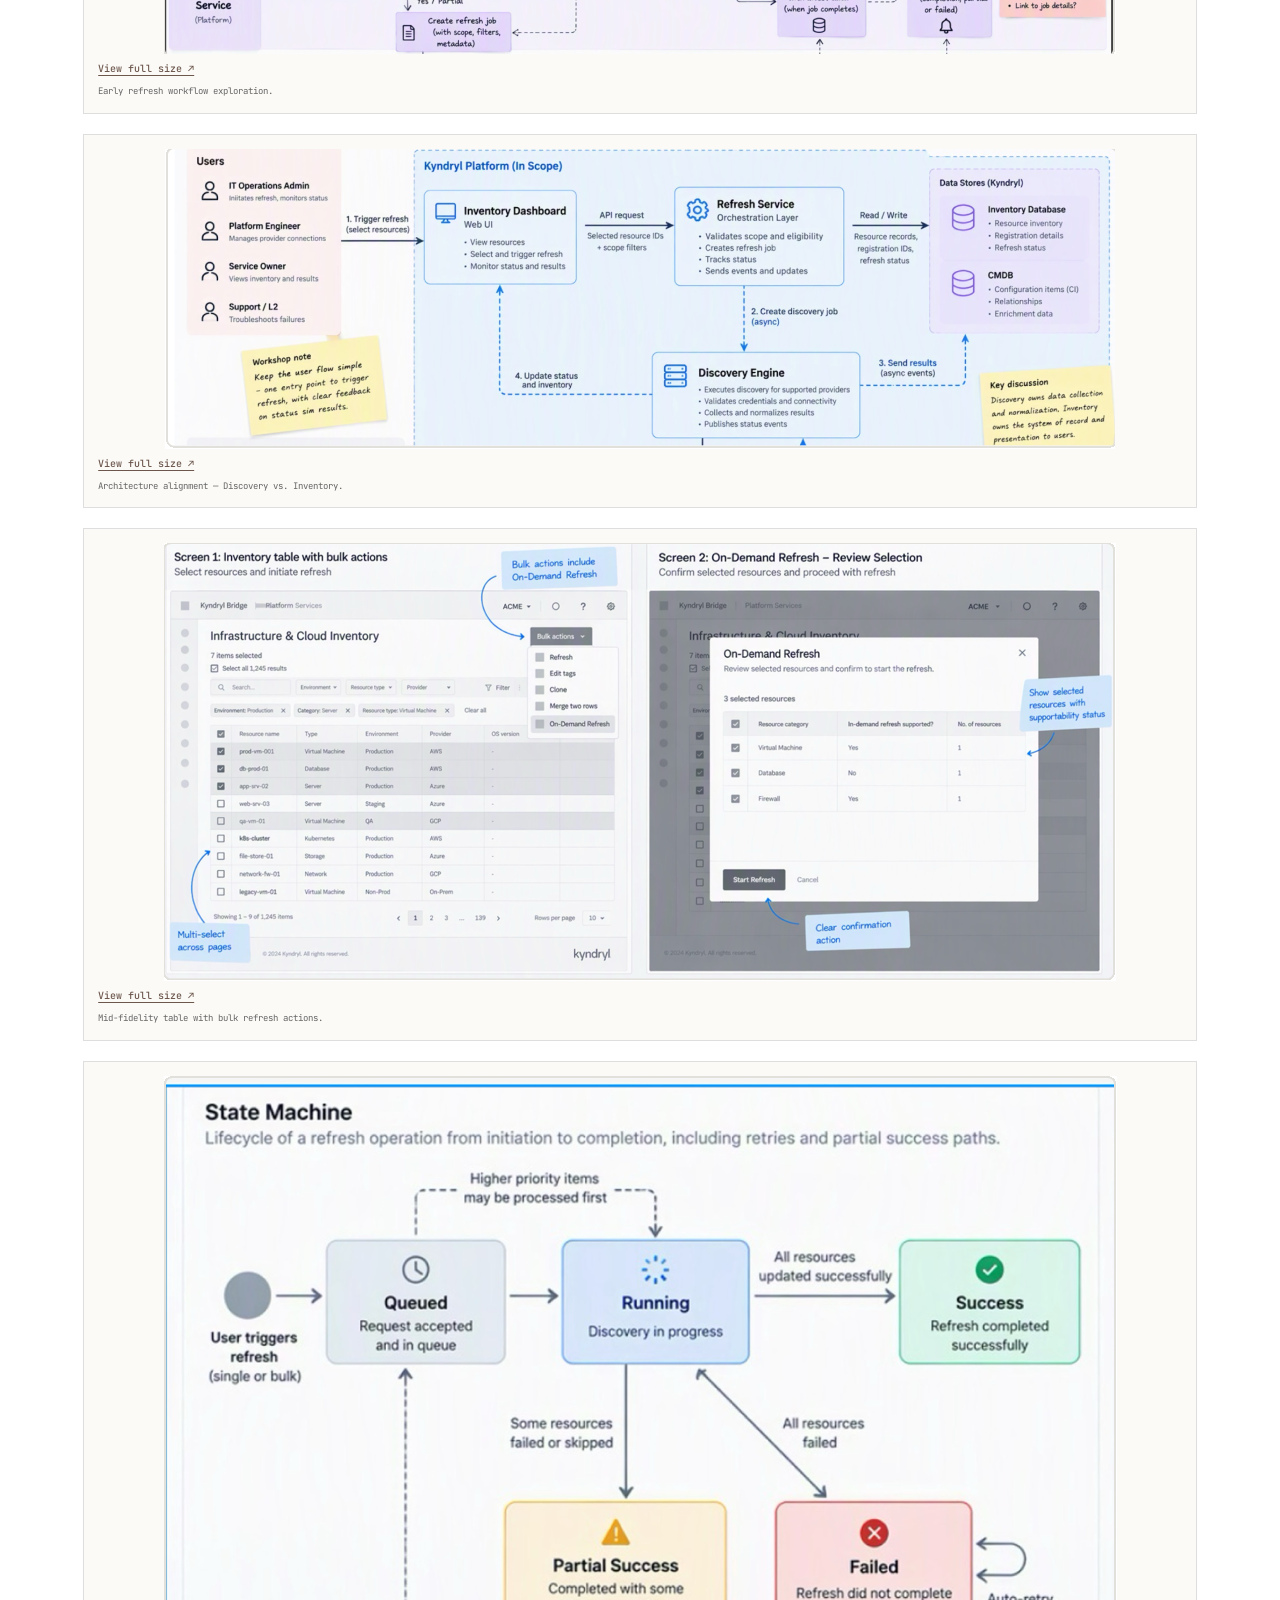
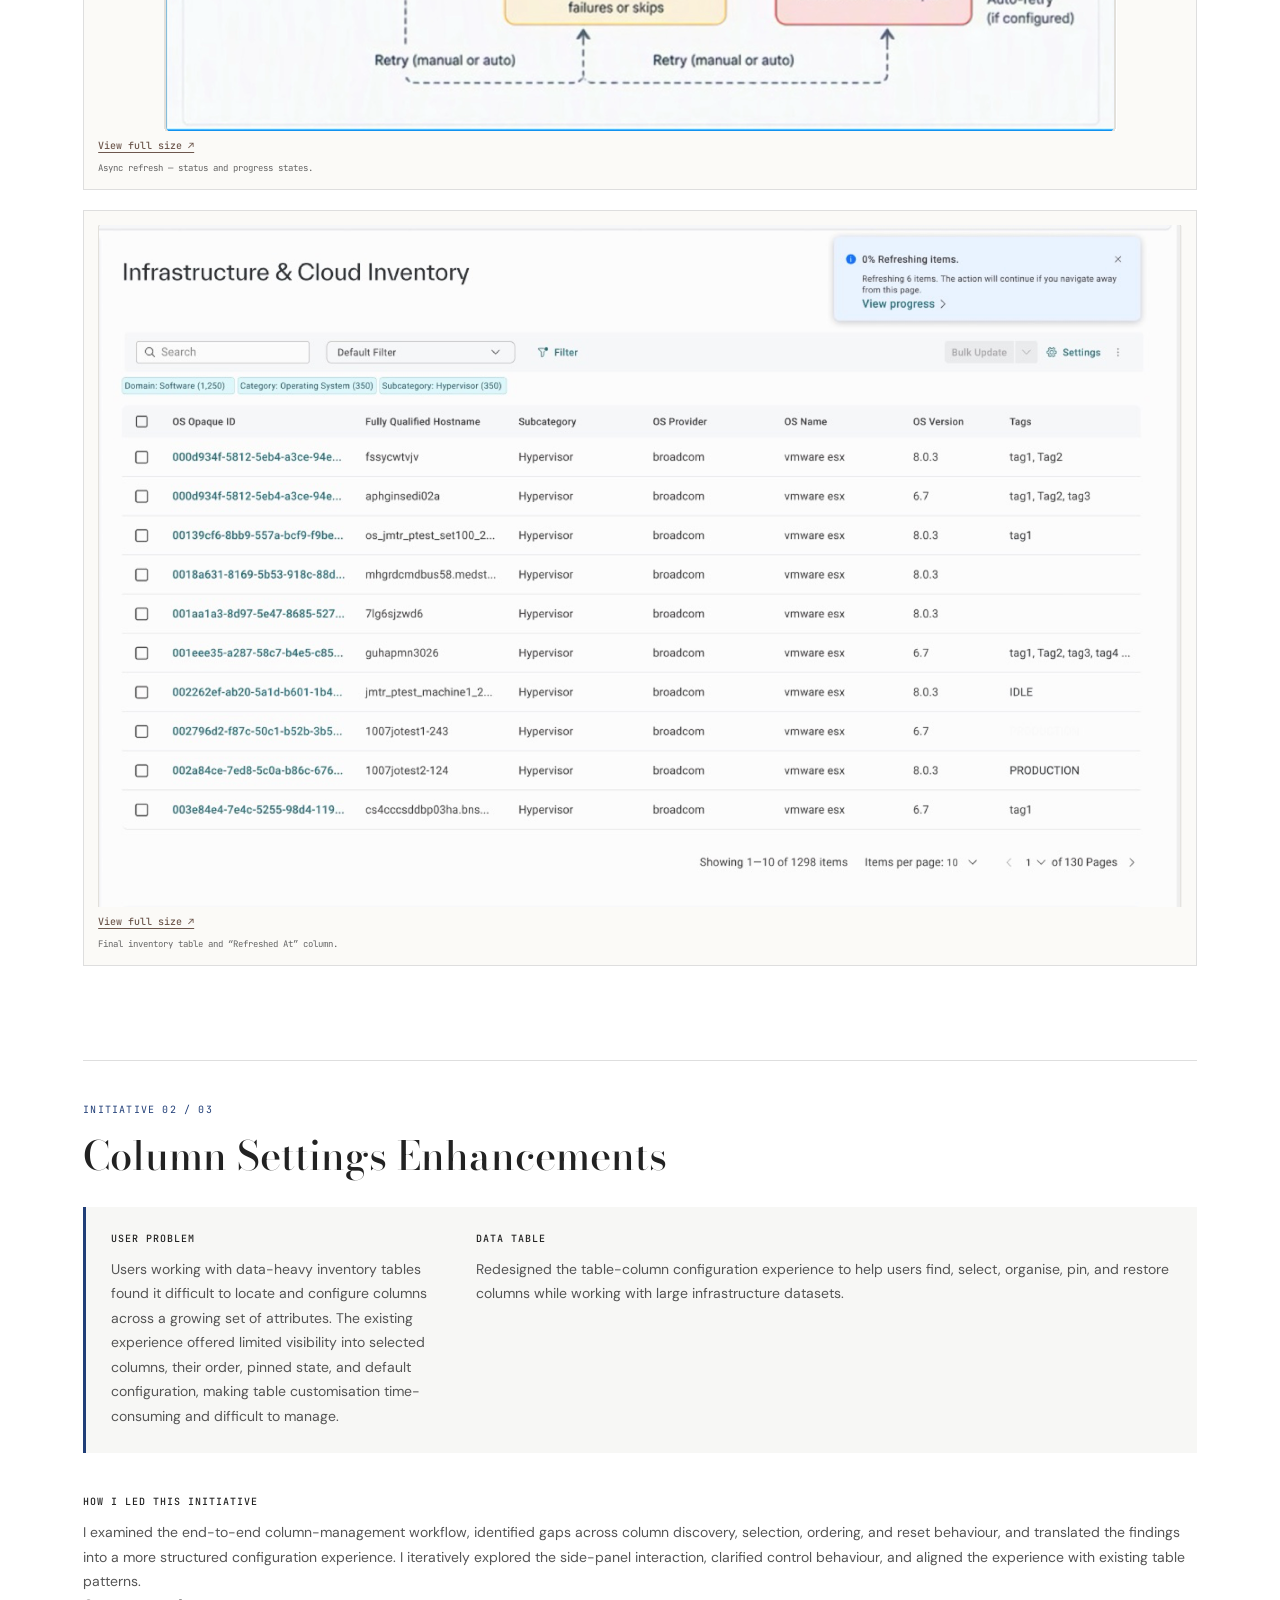
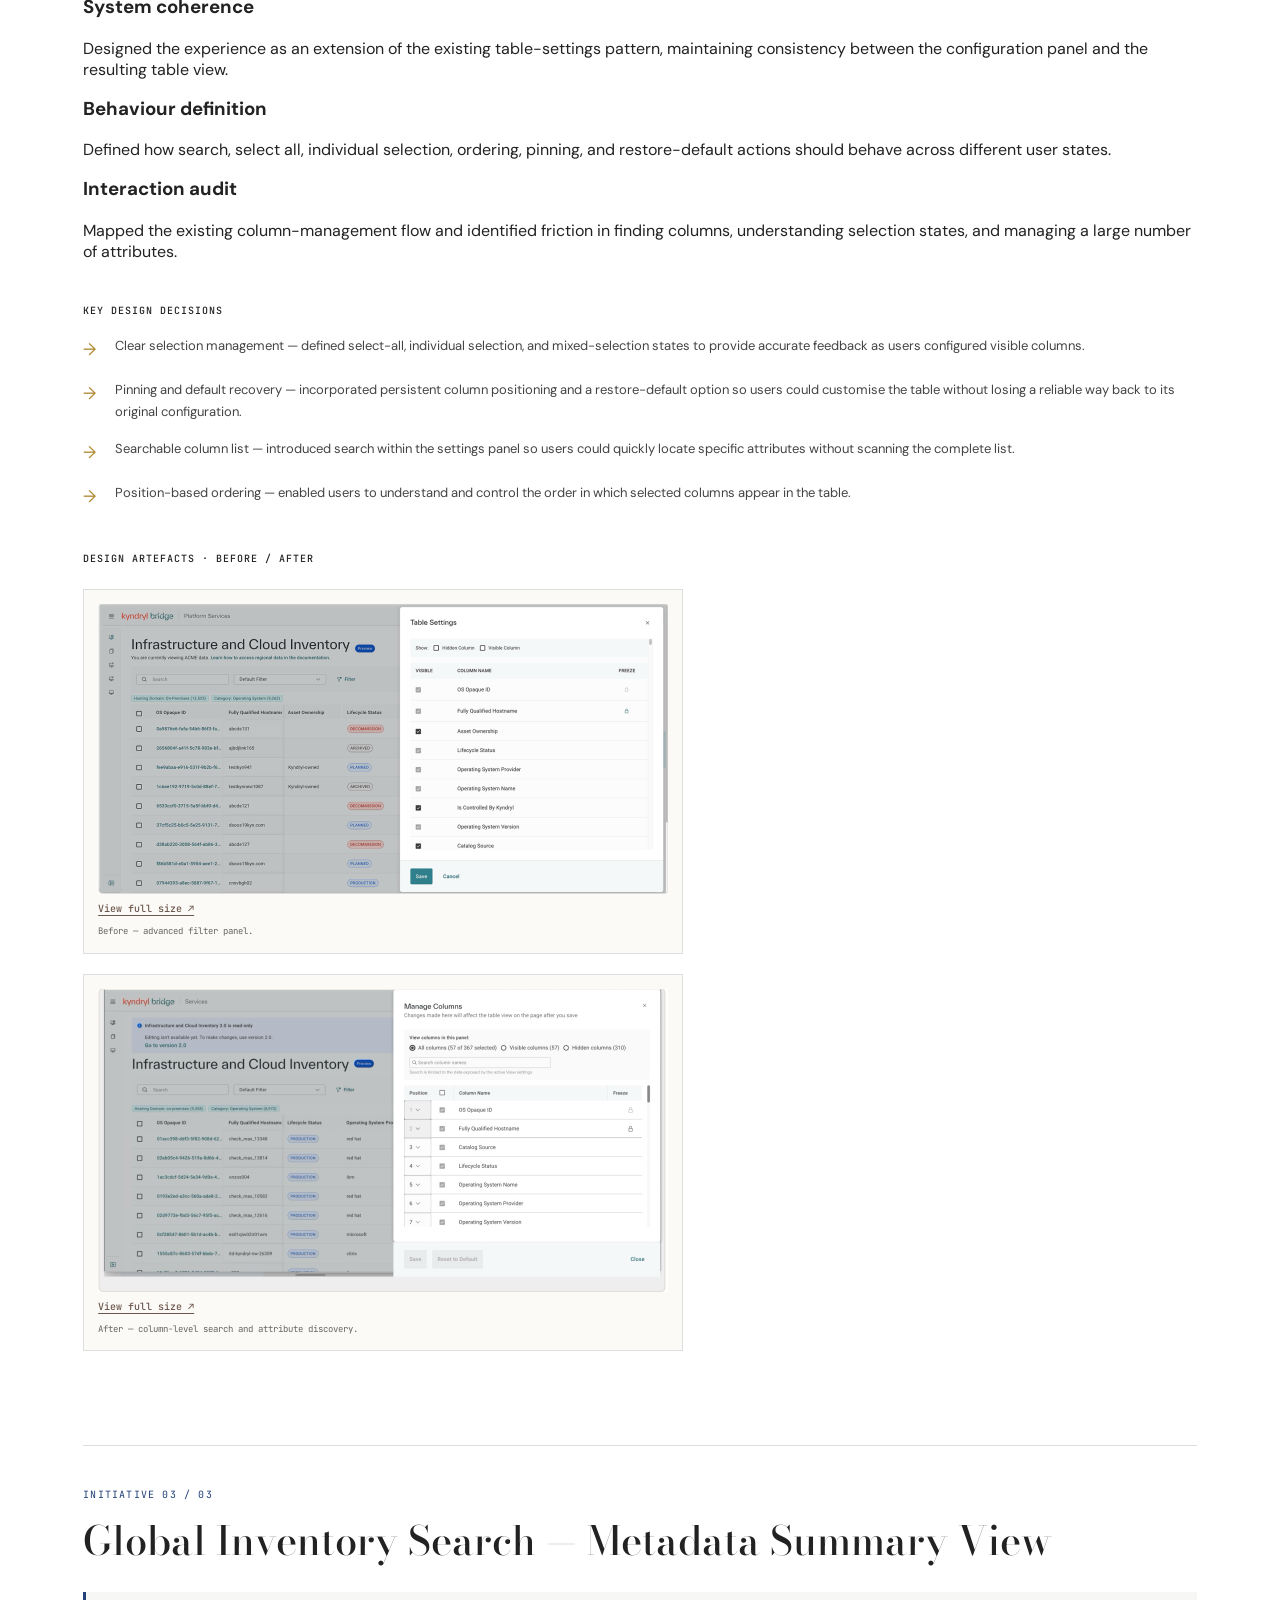
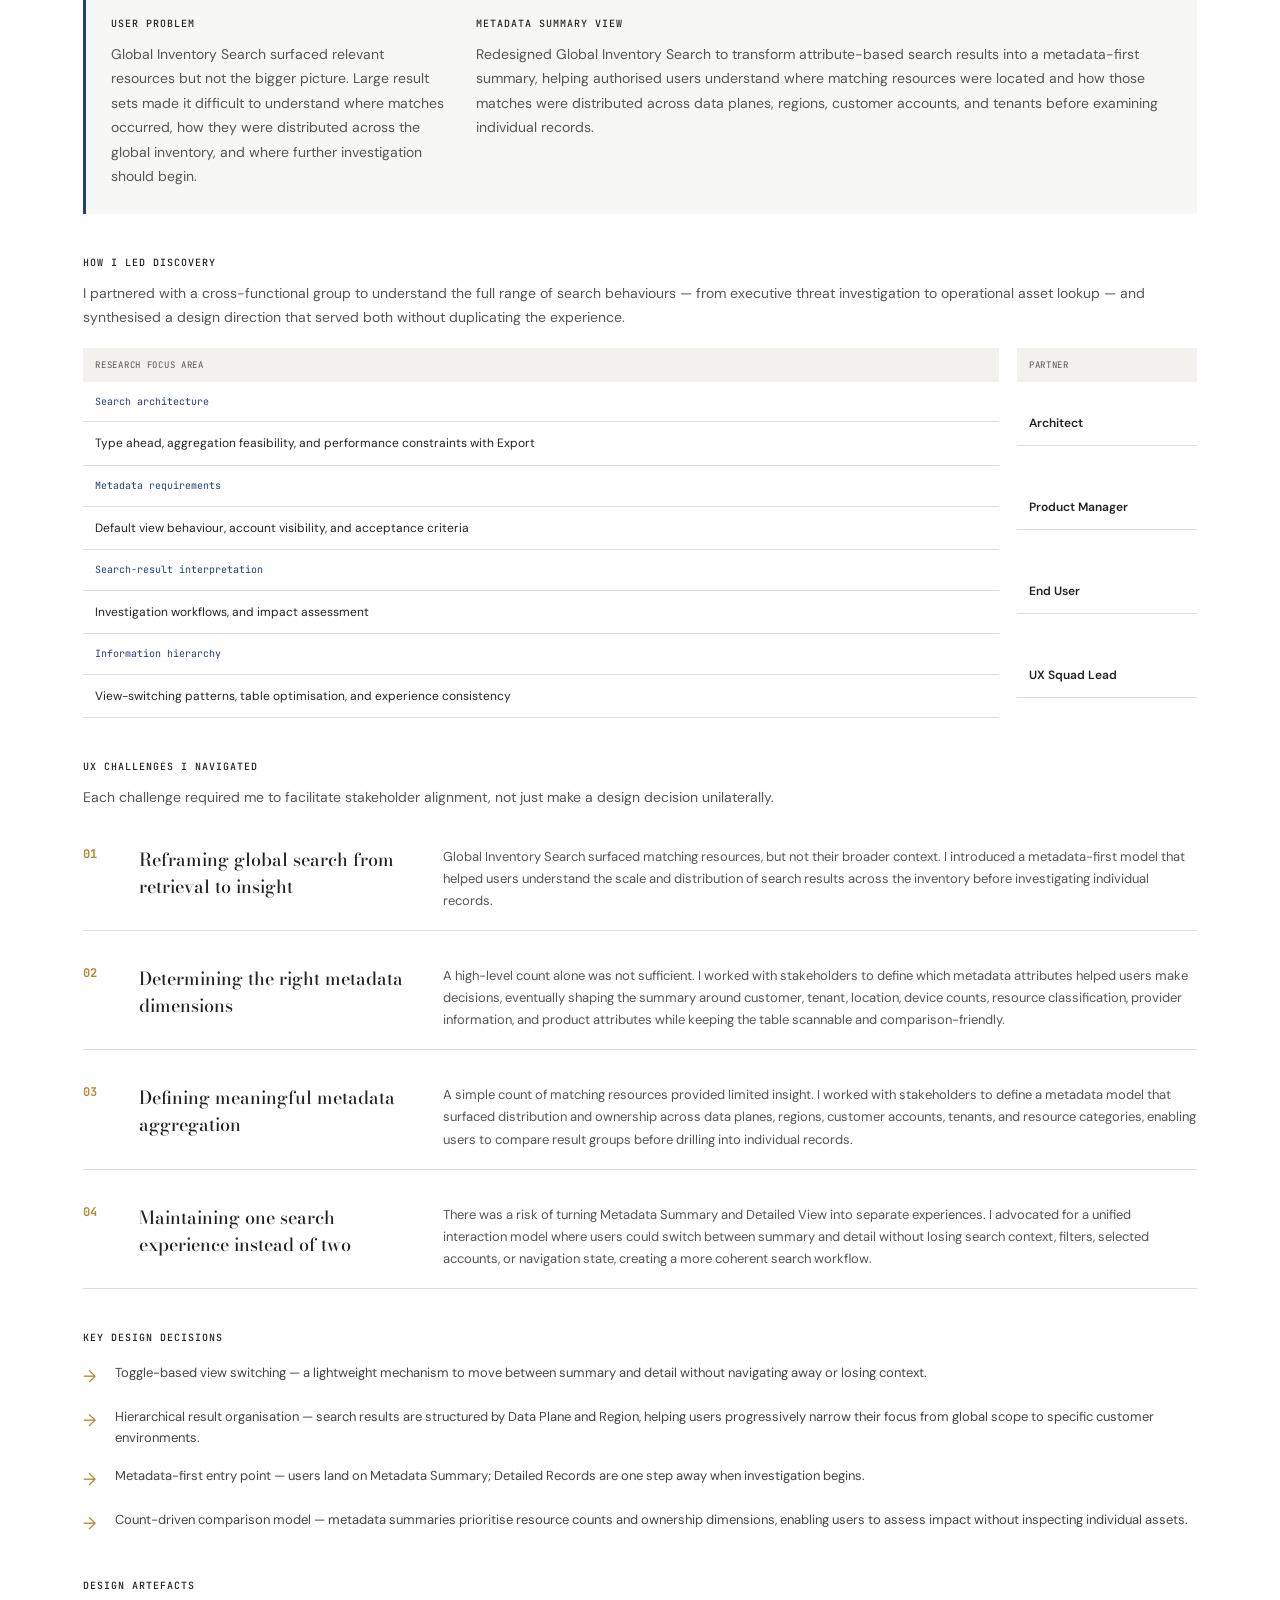
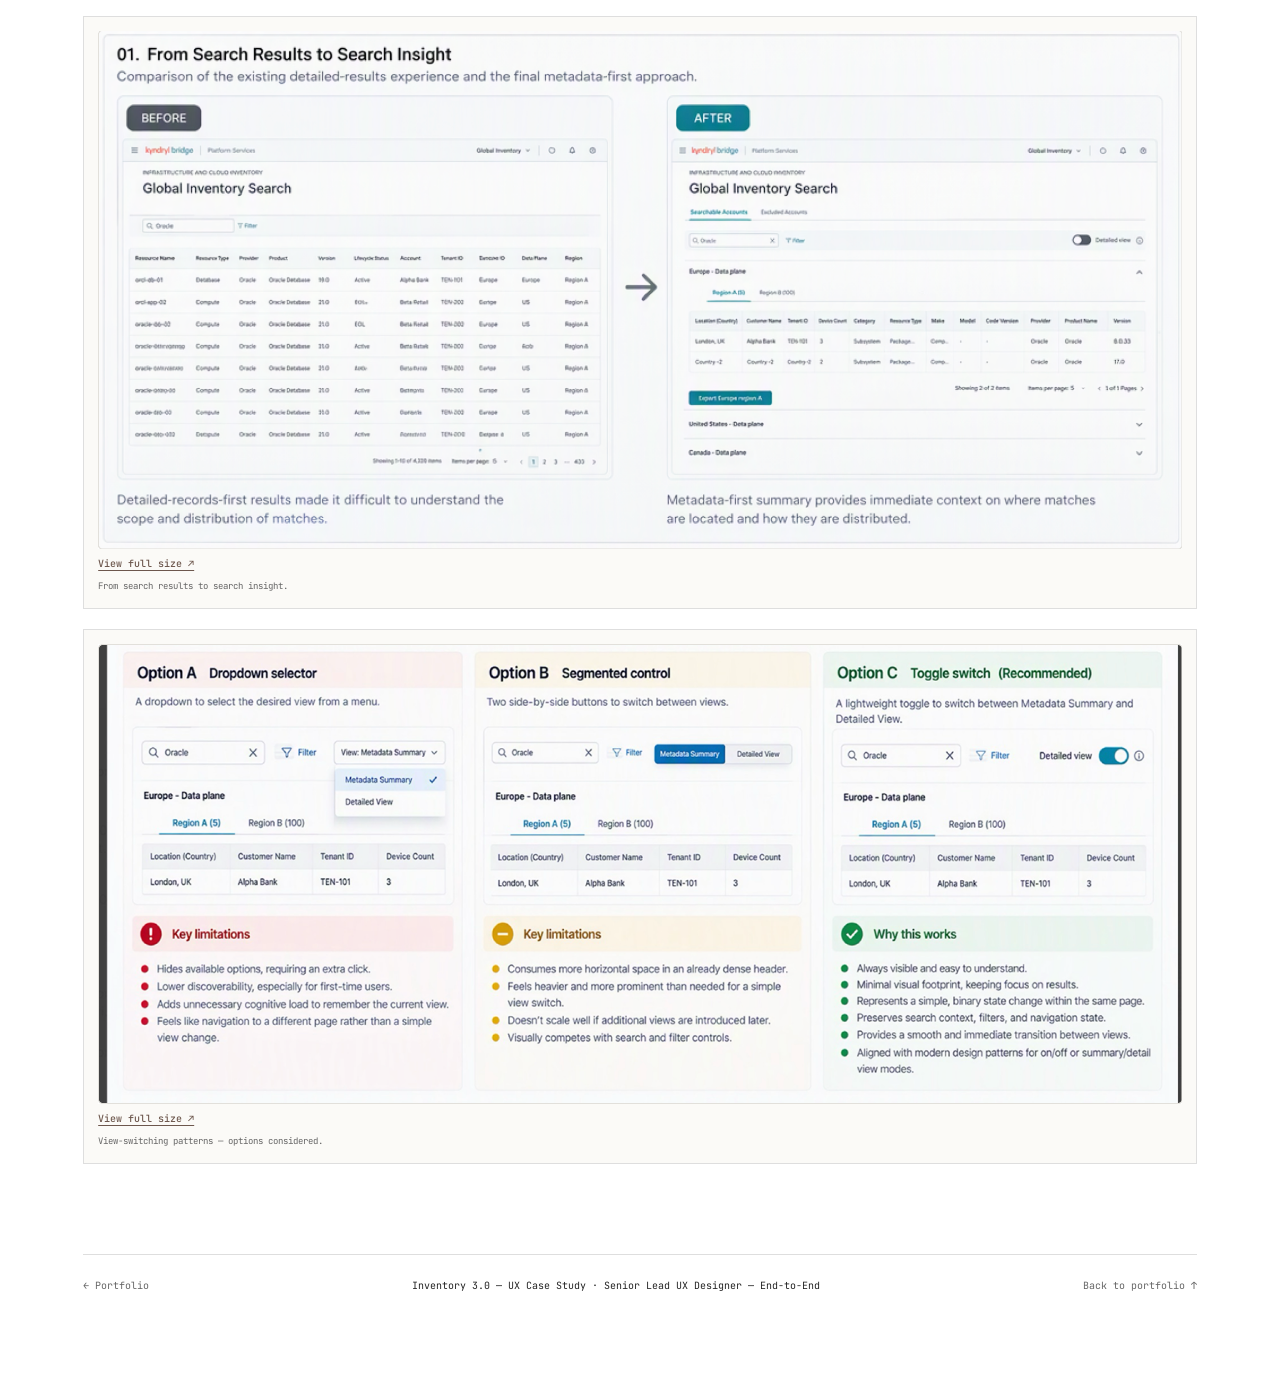
<file: inventory-case-study.html>
<!doctype html>
<html lang="en">
  <head>
    <meta charset="utf-8" /><meta name="viewport" content="width=device-width, initial-scale=1" /><meta name="theme-color" content="#f5f2eb" />
    <meta name="description" content="Inventory 3.0 case study by Arun Jayavelan." />
    <title>Inventory 3.0 | Arun Jayavelan</title>
    <link rel="preconnect" href="https://fonts.googleapis.com" /><link rel="preconnect" href="https://fonts.gstatic.com" crossorigin />
    <link href="https://fonts.googleapis.com/css2?family=Bodoni+Moda:opsz,wght@6..96,500;6..96,600&family=DM+Sans:wght@400;500;600;700&family=JetBrains+Mono:wght@400;500&display=swap" rel="stylesheet" /><link rel="stylesheet" href="portfolio.css?v=20261006-thumbnails" /><link rel="stylesheet" href="inventory-case-study.css" /><link rel="stylesheet" href="inventory-case-study-overrides.css?v=20261006-initiative02-native-full-width" /><link rel="stylesheet" href="case-image-viewer.css" />
    <style>.inv-artifacts figure{position:relative}.case-image-viewer__trigger{display:block;margin:8px 0 4px;padding:0;border:0;background:transparent;color:#6d574d;font:500 10px "JetBrains Mono",monospace;text-decoration:underline;text-underline-offset:3px;cursor:pointer}.case-image-viewer__trigger:hover,.case-image-viewer__trigger:focus-visible{color:#b45e43}.case-image-viewer__trigger:focus-visible{outline:2px solid #d58c72;outline-offset:3px}</style>
  </head>
  <body class="case-page inventory-story">
    <a class="skip-link" href="#case-main">Skip to content</a>
    <header class="site-header"><a class="wordmark" href="portfolio.html#top">ARUN JAYAVELAN</a><button class="menu-toggle" type="button" aria-expanded="false" aria-controls="primary-nav" aria-label="Open navigation"><span></span><span></span></button><nav class="primary-nav" id="primary-nav" aria-label="Main navigation"><a href="portfolio.html#work">Work</a><a href="portfolio.html#about">About</a><a href="portfolio.html#impact">Experience</a><a href="mailto:arun.jayavelan@kyndryl.com?subject=Resume%20request">Résumé</a><a href="portfolio.html#contact">Contact</a><a class="nav-cta" href="portfolio.html#contact">Let’s talk</a></nav></header>
    <main id="case-main">
      <div class="inv-page">
        <header class="inv-topbar"><a href="portfolio.html#work">← Portfolio</a><span>Infrastructure and Cloud Inventory 3.0</span><small></small></header>
        <div class="inv-content">
          <section class="inv-hero">
            <div><div class="inv-tags"><span>▲ Senior Lead UX Designer</span><span>End-to-end ownership</span><span>Discovery → Delivery</span><span>Infrastructure &amp; Cloud</span></div><h1>Inventory 3.0</h1><p class="inv-lead">Led UX strategy, discovery, and interaction design across three initiatives for the Infrastructure &amp; Cloud Inventory Service — driving the platform's evolution into a scalable, searchable, and trusted inventory experience.</p><p class="inv-role">Sole UX lead accountable for requirements discovery, architecture alignment, workflow design, stakeholder facilitation, and design delivery — end-to-end, from problem definition to shipped experience.</p><div class="inv-process"><span>Problem framing</span><span>Stakeholder workshops</span><span>Requirements discovery</span><span>Architecture alignment</span><span>Workflow design</span><span>Mid-fidelity design</span><span>Design critique</span><span>Delivery review</span></div></div>
            <aside class="inv-sidebar"><article class="inv-card"><h2>Senior lead activities</h2><ul><li>Facilitated grooming &amp; requirements sessions</li><li>Challenged assumptions with stakeholders</li><li>Led architecture alignment sessions</li><li>Defined jobs-to-be-done</li><li>Drove scope and prioritisation decisions</li><li>Ran design reviews with engineering leads</li></ul></article><article class="inv-card"><h2>Three initiatives</h2><div class="inv-initiative-links"><a href="#initiative-01"><span>01</span>On-Demand Refresh</a><a href="#initiative-02"><span>02</span>Filter &amp; Search Enhancements</a><a href="#initiative-03"><span>03</span>Global Search Metadata Summary</a></div></article></aside>
          </section>
          <section class="inv-overview"><div><h2>Inventory 3.0</h2><p>Led UX strategy, discovery, and interaction design across three initiatives for the Infrastructure &amp; Cloud Inventory Service — driving the platform's evolution into a scalable, searchable, and trusted inventory experience.</p><p>Sole UX lead accountable for requirements discovery, architecture alignment, workflow design, stakeholder facilitation, and design delivery — end-to-end, from problem definition to shipped experience.</p></div><div><h2>Ownership</h2><p>Delivery review · Design critique · Mid-fidelity design · Workflow design · Architecture alignment · Requirements discovery · Stakeholder workshops · Problem framing</p></div></section>

          <section class="inv-initiative" id="initiative-01"><p class="inv-section-kicker">Initiative 01 / 03</p><h2>On-Demand Refresh</h2><div class="inv-problem-grid"><div><h3>User problem</h3><p>Users had to wait for scheduled discovery cycles before infrastructure changes appeared in Inventory — blocking decisions, configuration validation, and recovery from stale data.</p></div><div><h3>On-Demand Refresh</h3><p>Enable on-demand refresh of supported discovery resource types directly from Inventory — giving operational teams immediate control over data accuracy and freshness without waiting for scheduled cycles.</p></div></div>
            <div class="inv-subsection"><h3 class="inv-subheading">How I led discovery</h3><p class="inv-copy">Before any UX ideation, I drove a structured discovery phase — challenging assumptions, mapping system boundaries, and aligning architecture before design work began.</p><table class="inv-table"><thead><tr><th>Phase</th><th>Outcome</th><th>What I did</th></tr></thead><tbody><tr><td>Framing</td><td>Validated the operational need for on-demand inventory refresh</td><td>Challenged the core assumption: “Why would a user manually refresh if automatic discovery exists?”</td></tr><tr><td>Requirements</td><td>Defined refresh scope across resources and resource types</td><td>Facilitated grooming sessions to surface edge cases — failed refreshes, stale data, scope variants</td></tr><tr><td>Architecture</td><td>Defined the architectural blueprint for refresh orchestration, supportability, and operational traceability</td><td>Led multiple architecture alignment sessions before any UX ideation</td></tr><tr><td>JTBD</td><td>Synthesised multiple use cases, edge cases, and stakeholder perspectives into one guiding JTBD</td><td>Synthesised requirements into a single clear job-to-be-done statement</td></tr></tbody></table><h3 class="inv-subheading">Defined JTBD</h3><blockquote class="inv-jtbd">“When I create, modify, or delete resources at the source provider, I want to refresh affected inventory records on demand so Inventory reflects the latest resource state immediately and supports accurate decisions.”</blockquote></div>
            <div class="inv-subsection"><h3 class="inv-subheading">UX challenges I navigated</h3><p class="inv-copy">Each challenge required cross-functional decision-making, not just design resolution.</p><div class="inv-challenge-list"><article><b>01</b><h3>Discovery vs. Inventory ownership — a system boundary decision</h3><p>Uncovered through stakeholder workshops that refresh was not a single-location action. I helped define a multi-level refresh strategy, exposing resource refresh in Inventory 3.0 and provider-, connection-, and registration-based refresh in Discovery Management, reducing ambiguity around ownership, navigation, and implementation scope.</p></article><article><b>02</b><h3>Designing for multiple refresh scopes without overwhelming users</h3><p>The system needed single resource, bulk selected, provider-level, and registration-level refresh — each with different triggers and contexts. I designed a scope model that surfaced the right action at the right level without burdening the default experience.</p></article><article><b>03</b><h3>Communicating long-running async jobs</h3><p>Refresh was asynchronous. I identified that users needed confidence a job had started, was running, had completed, or had failed — without leaving their current view. This shaped the entire status communication pattern.</p></article><article><b>04</b><h3>Identifying missing visibility — the “Refreshed At” insight</h3><p>Discovered that users might not distinguish between scheduled and manually triggered discovery. I introduced a “Refreshed At” indicator with distinct iconography for each refresh type, providing greater clarity, traceability, and trust in inventory data freshness.</p></article></div></div>
            <div class="inv-subsection"><h3 class="inv-subheading">Key design decisions</h3><div class="inv-decisions"><article><span>→</span><div>Async status communication — progress, completion, and failure states designed to be visible without requiring navigation away from the table.</div></article><article><span>→</span><div>“Refreshed At” column — designed a new inventory signal that differentiated scheduled and on-demand refreshes, giving users greater visibility into data recency and refresh origin.</div></article><article><span>→</span><div>Batch-first approach — aligned refresh to existing table-selection patterns so users could initiate single or bulk refresh without a separate flow.</div></article><article><span>→</span><div>Contextual action placement — refresh actions surfaced within existing inventory workflows, not as a separate feature destination.</div></article></div></div>
            <div class="inv-subsection"><h3 class="inv-subheading">Design artefacts</h3><div class="inv-artifacts"><figure><img src="assets/figma-originals/inventory-refresh-workflow-rendered.png" alt="Figma-rendered early refresh workflow exploration" loading="lazy" /><figcaption>Early refresh workflow exploration.</figcaption></figure><figure><img src="assets/figma-originals/inventory-architecture-rendered.png" alt="Figma-rendered architecture alignment between Discovery and Inventory" loading="lazy" /><figcaption>Architecture alignment — Discovery vs. Inventory.</figcaption></figure><figure><img src="assets/figma-originals/inventory-refresh-selection-rendered.png" alt="Figma-rendered mid-fidelity table with bulk on-demand refresh selection" loading="lazy" /><figcaption>Mid-fidelity table with bulk refresh actions.</figcaption></figure><figure><img src="assets/figma-originals/inventory-refresh-states-rendered.png" alt="Figma-rendered async refresh state machine for queued, running, success, partial success and failed states" loading="lazy" /><figcaption>Async refresh — status and progress states.</figcaption></figure><figure><img src="assets/figma-originals/inventory-final-table-readable.png" alt="Inventory 3.0 table with provider, resource and refreshed-at information" loading="lazy" /><figcaption>Final inventory table and “Refreshed At” column.</figcaption></figure></div></div>
          </section>

          <section class="inv-initiative" id="initiative-02"><p class="inv-section-kicker">Initiative 02 / 03</p><h2>Column Settings Enhancements</h2><div class="inv-problem-grid"><div><h3>User problem</h3><p>Users working with data-heavy inventory tables found it difficult to locate and configure columns across a growing set of attributes. The existing experience offered limited visibility into selected columns, their order, pinned state, and default configuration, making table customisation time-consuming and difficult to manage.</p></div><div><h3>Data Table</h3><p>Redesigned the table-column configuration experience to help users find, select, organise, pin, and restore columns while working with large infrastructure datasets.</p></div></div><div class="inv-subsection"><h3 class="inv-subheading">How I led this initiative</h3><p class="inv-copy">I examined the end-to-end column-management workflow, identified gaps across column discovery, selection, ordering, and reset behaviour, and translated the findings into a more structured configuration experience. I iteratively explored the side-panel interaction, clarified control behaviour, and aligned the experience with existing table patterns.</p><div class="inv-model-cards"><article><h3>System coherence</h3><p>Designed the experience as an extension of the existing table-settings pattern, maintaining consistency between the configuration panel and the resulting table view.</p></article><article><h3>Behaviour definition</h3><p>Defined how search, select all, individual selection, ordering, pinning, and restore-default actions should behave across different user states.</p></article><article><h3>Interaction audit</h3><p>Mapped the existing column-management flow and identified friction in finding columns, understanding selection states, and managing a large number of attributes.</p></article></div></div><div class="inv-subsection"><h3 class="inv-subheading">Key design decisions</h3><div class="inv-decisions"><article><span>→</span><div>Clear selection management — defined select-all, individual selection, and mixed-selection states to provide accurate feedback as users configured visible columns.</div></article><article><span>→</span><div>Pinning and default recovery — incorporated persistent column positioning and a restore-default option so users could customise the table without losing a reliable way back to its original configuration.</div></article><article><span>→</span><div>Searchable column list — introduced search within the settings panel so users could quickly locate specific attributes without scanning the complete list.</div></article><article><span>→</span><div>Position-based ordering — enabled users to understand and control the order in which selected columns appear in the table.</div></article></div></div><div class="inv-subsection"><h3 class="inv-subheading">Design artefacts · Before / After</h3><div class="inv-artifacts"><figure><img src="assets/figma-originals/asset-03.png" alt="Inventory table before the column settings enhancement" loading="lazy" /><figcaption>Before — existing table configuration.</figcaption></figure><figure><img src="assets/figma-originals/asset-04.png" alt="Updated inventory table with searchable column settings side panel" loading="lazy" /><figcaption>After — searchable column settings panel.</figcaption></figure></div></div></section>

          <section class="inv-initiative" id="initiative-03"><p class="inv-section-kicker">Initiative 03 / 03</p><h2>Global Inventory Search — Metadata Summary View</h2><div class="inv-problem-grid"><div><h3>User problem</h3><p>Global Inventory Search surfaced relevant resources but not the bigger picture. Large result sets made it difficult to understand where matches occurred, how they were distributed across the global inventory, and where further investigation should begin.</p></div><div><h3>Metadata summary view</h3><p>Redesigned Global Inventory Search to transform attribute-based search results into a metadata-first summary, helping authorised users understand where matching resources were located and how those matches were distributed across data planes, regions, customer accounts, and tenants before examining individual records.</p></div></div><div class="inv-subsection"><h3 class="inv-subheading">How I led discovery</h3><p class="inv-copy">I partnered with a cross-functional group to understand the full range of search behaviours — from executive threat investigation to operational asset lookup — and synthesised a design direction that served both without duplicating the experience.</p><table class="inv-table inv-stakeholders"><thead><tr><th>Partner</th><th>Research focus area</th><th></th></tr></thead><tbody><tr><td>Architect</td><td>Search architecture</td><td>Type ahead, aggregation feasibility, and performance constraints with Export</td></tr><tr><td>Product Manager</td><td>Metadata requirements</td><td>Default view behaviour, account visibility, and acceptance criteria</td></tr><tr><td>End User</td><td>Search-result interpretation</td><td>Investigation workflows, and impact assessment</td></tr><tr><td>UX Squad Lead</td><td>Information hierarchy</td><td>View-switching patterns, table optimisation, and experience consistency</td></tr></tbody></table></div><div class="inv-subsection"><h3 class="inv-subheading">UX challenges I navigated</h3><p class="inv-copy">Each challenge required me to facilitate stakeholder alignment, not just make a design decision unilaterally.</p><div class="inv-challenge-list"><article><b>01</b><h3>Reframing global search from retrieval to insight</h3><p>Global Inventory Search surfaced matching resources, but not their broader context. I introduced a metadata-first model that helped users understand the scale and distribution of search results across the inventory before investigating individual records.</p></article><article><b>02</b><h3>Determining the right metadata dimensions</h3><p>A high-level count alone was not sufficient. I worked with stakeholders to define which metadata attributes helped users make decisions, eventually shaping the summary around customer, tenant, location, device counts, resource classification, provider information, and product attributes while keeping the table scannable and comparison-friendly.</p></article><article><b>03</b><h3>Defining meaningful metadata aggregation</h3><p>A simple count of matching resources provided limited insight. I worked with stakeholders to define a metadata model that surfaced distribution and ownership across data planes, regions, customer accounts, tenants, and resource categories, enabling users to compare result groups before drilling into individual records.</p></article><article><b>04</b><h3>Maintaining one search experience instead of two</h3><p>There was a risk of turning Metadata Summary and Detailed View into separate experiences. I advocated for a unified interaction model where users could switch between summary and detail without losing search context, filters, selected accounts, or navigation state, creating a more coherent search workflow.</p></article></div></div><div class="inv-subsection"><h3 class="inv-subheading">Key design decisions</h3><div class="inv-decisions"><article><span>→</span><div>Toggle-based view switching — a lightweight mechanism to move between summary and detail without navigating away or losing context.</div></article><article><span>→</span><div>Hierarchical result organisation — search results are structured by Data Plane and Region, helping users progressively narrow their focus from global scope to specific customer environments.</div></article><article><span>→</span><div>Metadata-first entry point — users land on Metadata Summary; Detailed Records are one step away when investigation begins.</div></article><article><span>→</span><div>Count-driven comparison model — metadata summaries prioritise resource counts and ownership dimensions, enabling users to assess impact without inspecting individual assets.</div></article></div></div><div class="inv-subsection"><h3 class="inv-subheading">Design artefacts</h3><div class="inv-artifacts"><figure><img src="assets/figma-originals/asset-05.png" alt="Before and after Global Inventory Search redesign, moving from detailed results to a metadata summary view" loading="lazy" /><figcaption>From search results to search insight.</figcaption></figure><figure><img src="assets/figma-originals/asset-06.png" alt="Inventory search view switching options and metadata summary concepts" loading="lazy" /><figcaption>View-switching patterns — options considered.</figcaption></figure></div></div></section>
          <footer class="inv-footer"><a href="portfolio.html#work">← Portfolio</a><span>Inventory 3.0 — UX Case Study · Senior Lead UX Designer — End-to-End</span><a href="portfolio.html#top">Back to portfolio ↑</a></footer>
        </div>
      </div>
      <section class="case-hero section-wrap"><a class="back-link" href="portfolio.html#work">← Back to selected work</a><div class="case-hero-grid"><div><p class="eyebrow"><i></i>Workflow · Inventory · Operations</p><h1>Inventory <em>3.0</em></h1><p class="case-deck">An on-demand discovery experience that helps operations teams refresh resource information when they need it, without waiting for the next scheduled cycle.</p></div><div class="case-preview inventory-case-art" role="img" aria-label="Original Inventory 3.0 Discovery Management screen from the Figma prototype"></div></div><div class="case-facts"><div><span>Role</span><p>Senior Lead UX Designer</p></div><div><span>Focus</span><p>On-demand discovery · Resource inventory</p></div><div><span>Partners</span><p>Product, engineering and operations teams</p></div><div><span>Design scope</span><p>Workflow design · Selection · Status feedback</p></div></div></section>
      <section class="case-section section-wrap"><p class="section-label"><b>01</b><i></i>Challenge</p><div class="case-body"><h2>Let teams refresh inventory on demand</h2><p>Users needed a clear way to select resources and start discovery without waiting for a scheduled run. The workflow also needed to make supported categories, current progress, partial success and failure states easy to understand.</p><p>The design connects the inventory table, resource selection and run feedback so users can stay oriented from initiation through completion.</p></div></section>
      <section class="prompt-band"><div class="section-wrap"><p class="section-label">Design prompt</p><blockquote>How might we let operations teams refresh the resources they need, understand what will run, and trust the result?</blockquote></div></section>
      <section class="case-section section-wrap"><p class="section-label"><b>02</b><i></i>Experience</p><div class="case-body"><h2>One workflow, with clear states</h2><p>The original Figma screens below show the inventory table, on-demand selection, lifecycle states and search refinements. Each asset is displayed unaltered, with its natural aspect ratio.</p><div class="inventory-gallery"><figure><img src="assets/figma-originals/asset-01.png" alt="Inventory table with bulk actions beside an on-demand refresh selection dialog" loading="lazy" /><figcaption>Inventory table and on-demand resource selection.</figcaption></figure><figure><img src="assets/figma-originals/asset-02.png" alt="State machine diagram for the asset discovery lifecycle" loading="lazy" /><figcaption>Discovery lifecycle, including partial success and failure paths.</figcaption></figure><figure><img src="assets/figma-originals/asset-03.png" alt="Infrastructure and Cloud Inventory resource table" loading="lazy" /><figcaption>Resource table and inventory context.</figcaption></figure><figure><img src="assets/figma-originals/asset-04.png" alt="Inventory view with a resource selection side panel" loading="lazy" /><figcaption>Review selected resources before starting a refresh.</figcaption></figure><figure><img src="assets/figma-originals/asset-05.png" alt="Before-and-after comparison of inventory search results and search insight" loading="lazy" /><figcaption>Search results refined to show useful context.</figcaption></figure><figure><img src="assets/figma-originals/asset-06.png" alt="Inventory 3.0 table and on-demand resource refresh workflow" loading="lazy" /><figcaption>Inventory 3.0 workflow composition.</figcaption></figure><figure><img src="assets/figma-originals/inventory-outcome-states.png" alt="Discovery result states for errors, partial success and successful retrieval" loading="lazy" /><figcaption>Clear outcome states after discovery completes.</figcaption></figure></div></div></section>
      <section class="related-work section-wrap"><p class="section-label">Related projects</p><div class="related-links"><a href="case-study.html"><span>01</span><strong>Infrastructure Topology</strong><small>Visualisation · Infrastructure</small><b>↗</b></a><a href="servicenow-case-study.html"><span>02</span><strong>ServiceNow AIO Dashboard</strong><small>AI experience · Operations</small><b>↗</b></a></div><a class="back-link" href="portfolio.html#work">← Back to selected work</a></section>
    </main>
    <footer class="site-footer"><span>© 2026 ARUN JAYAVELAN — DESIGNING FOR A MORE CONNECTED TOMORROW</span><a href="portfolio.html#top">Back to portfolio ↑</a></footer><script src="inventory-artifact-sources.js?v=20261006-initiative02-figma-settings"></script><script src="case-image-viewer.js?v=20261006-inventory-viewer-fit"></script><script src="portfolio.js"></script>
  </body>
</html>
</file>
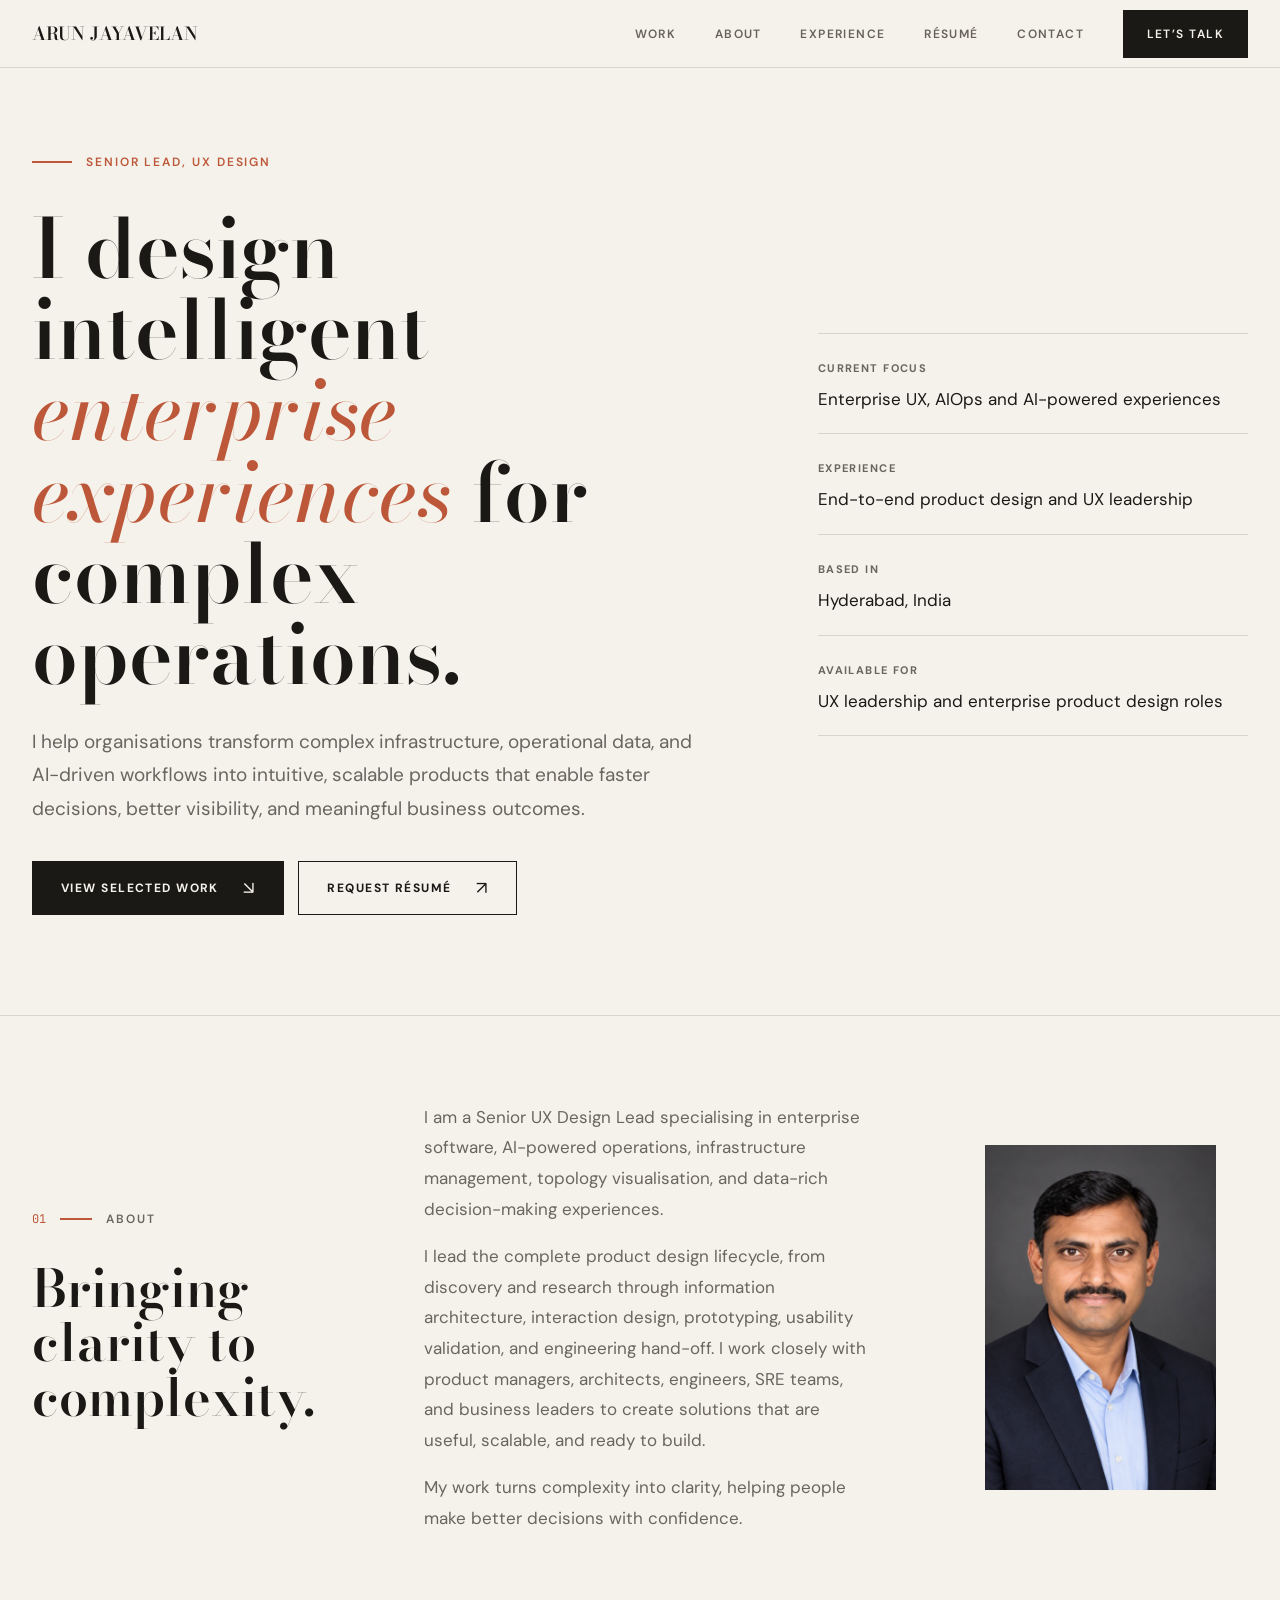
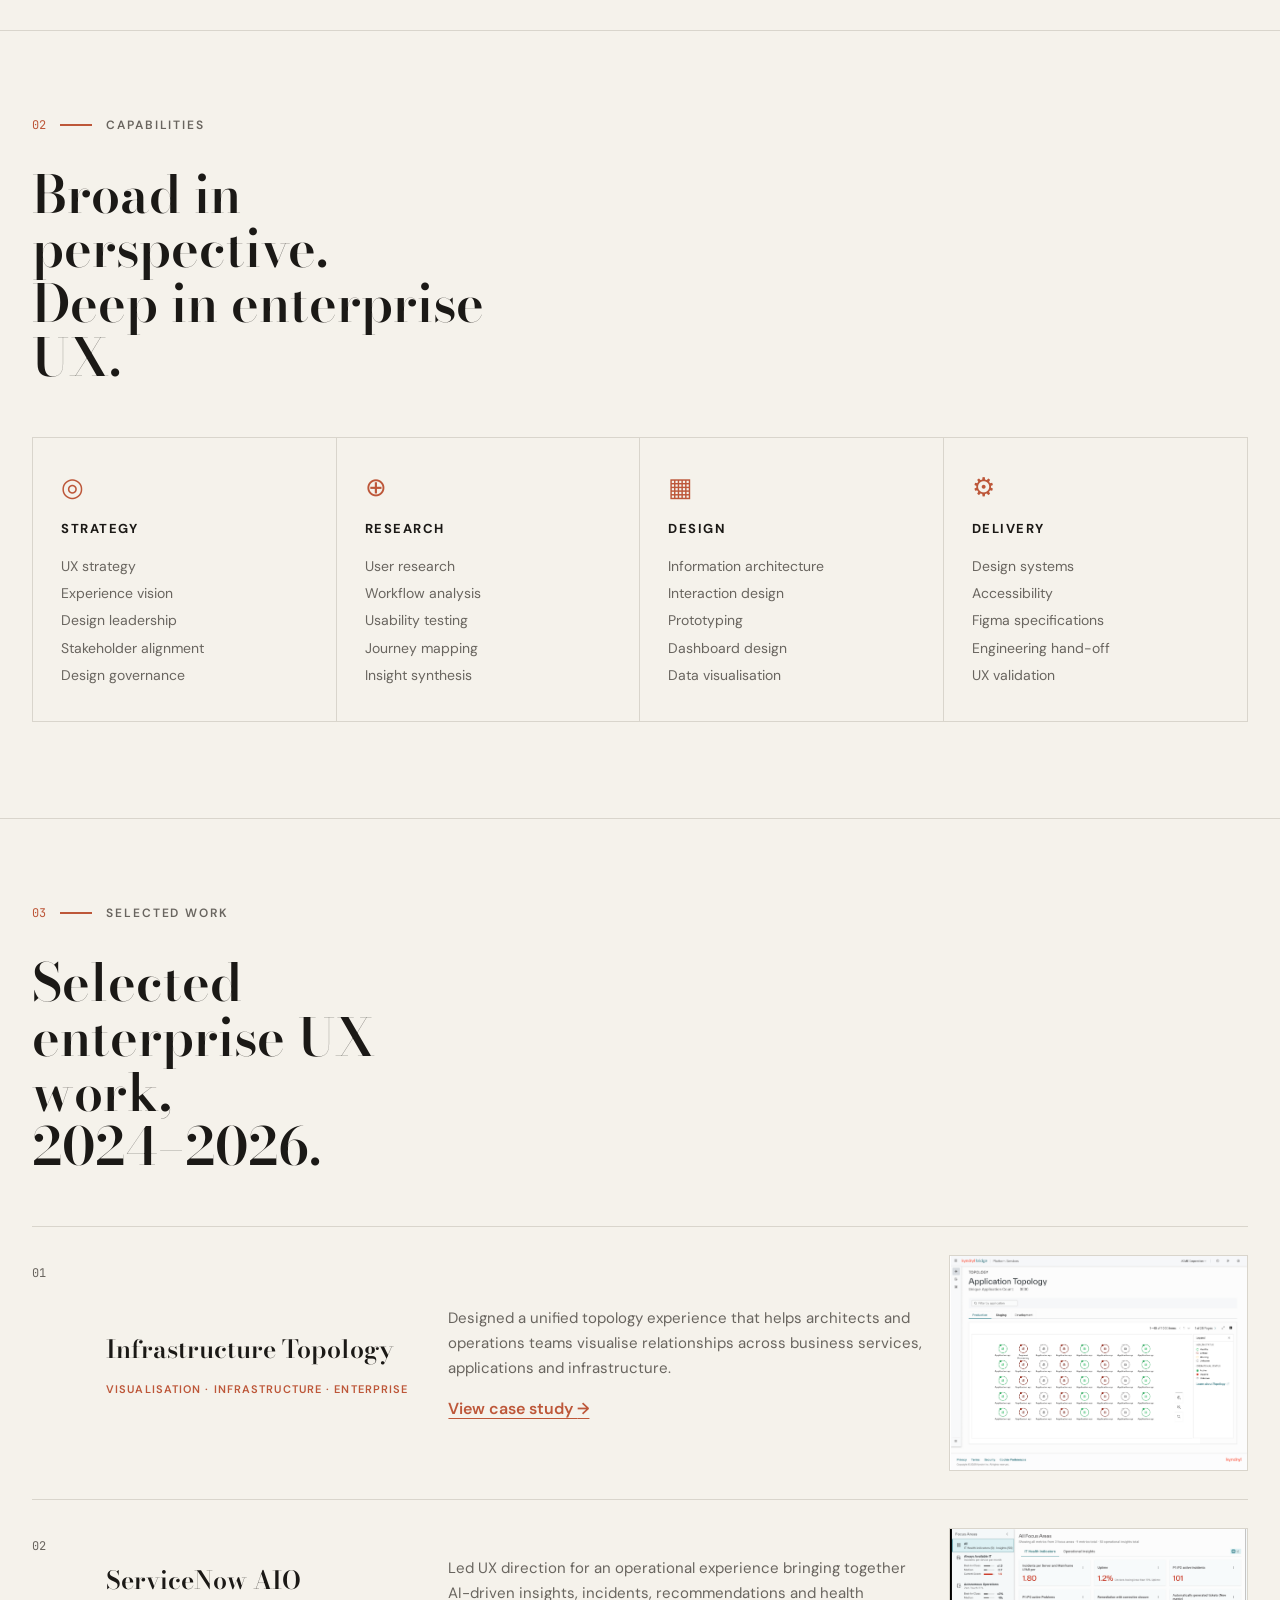
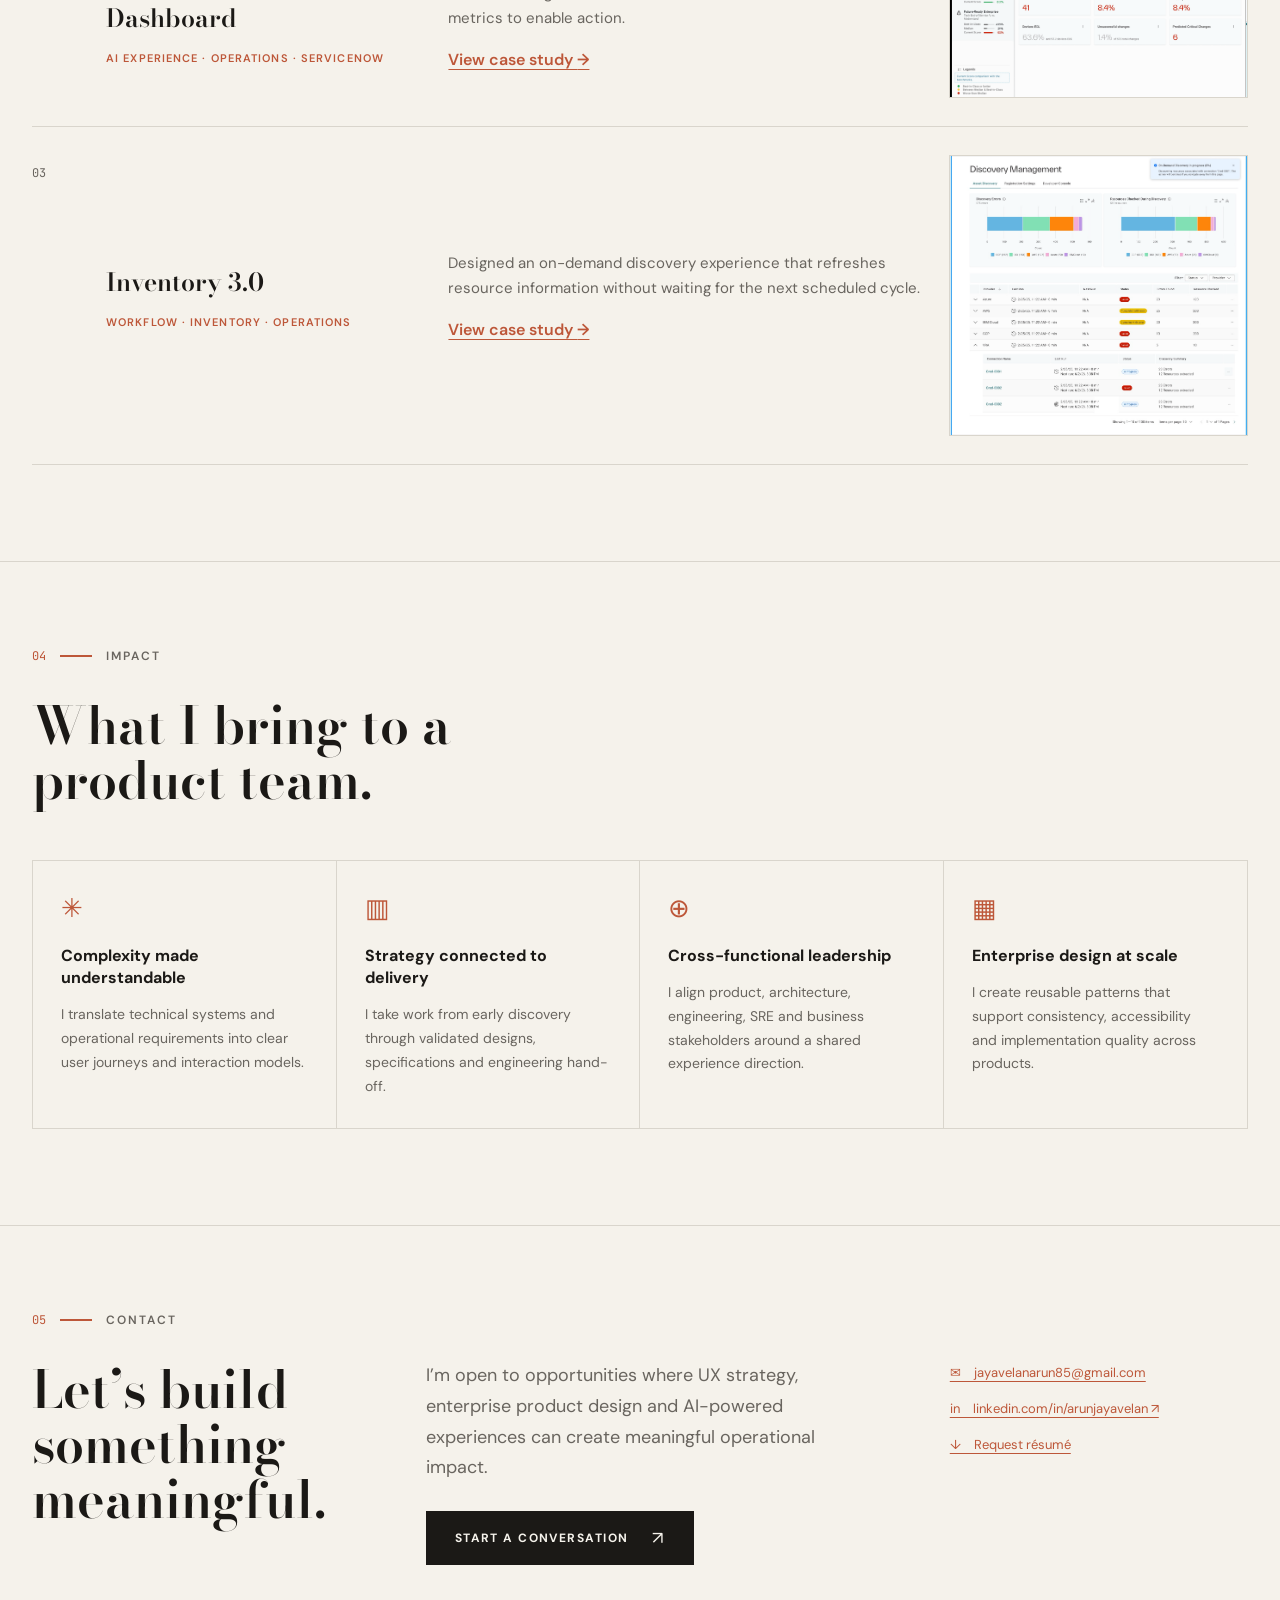
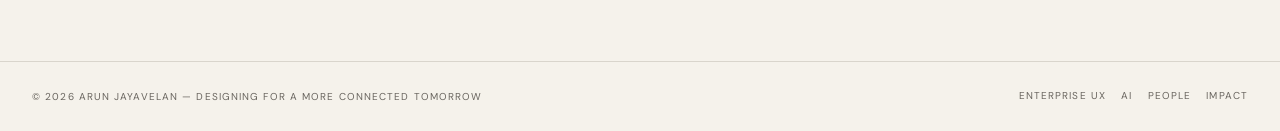
<file: portfolio.html>
<!doctype html>
<html lang="en">
  <head>
    <meta charset="utf-8" />
    <meta name="viewport" content="width=device-width, initial-scale=1" />
    <meta name="theme-color" content="#f5f2eb" />
    <meta name="description" content="Arun Jayavelan is a senior UX design lead shaping enterprise and AI-powered experiences." />
    <title>Arun Jayavelan | Senior Lead, UX Design</title>
    <link rel="preconnect" href="https://fonts.googleapis.com" />
    <link rel="preconnect" href="https://fonts.gstatic.com" crossorigin />
    <link href="https://fonts.googleapis.com/css2?family=Bodoni+Moda:opsz,wght@6..96,500;6..96,600&family=DM+Sans:wght@400;500;600;700&family=JetBrains+Mono:wght@400;500&display=swap" rel="stylesheet" />
    <link rel="stylesheet" href="portfolio.css?v=20261006-thumbnails" />
  </head>
  <body>
    <a class="skip-link" href="#main">Skip to content</a>
    <header class="site-header">
      <a class="wordmark" href="#top">ARUN JAYAVELAN</a>
      <button class="menu-toggle" type="button" aria-expanded="false" aria-controls="primary-nav" aria-label="Open navigation"><span></span><span></span></button>
      <nav class="primary-nav" id="primary-nav" aria-label="Main navigation">
        <a href="#work">Work</a><a href="#about">About</a><a href="#impact">Experience</a>
        <a href="assets/Resume.pdf" download>Résumé</a><a href="#contact">Contact</a><a class="nav-cta" href="#contact">Let’s talk</a>
      </nav>
    </header>
    <main id="main">
      <section class="hero section-wrap" id="top">
        <div class="hero-copy">
          <p class="eyebrow"><i></i>Senior lead, UX design</p>
          <h1>I design intelligent <em>enterprise experiences</em> for complex operations.</h1>
          <p class="hero-intro">I help organisations transform complex infrastructure, operational data, and AI-driven workflows into intuitive, scalable products that enable faster decisions, better visibility, and meaningful business outcomes.</p>
          <div class="hero-actions"><a class="button button-dark" href="#work">View selected work <span>↘</span></a><a class="button button-outline" href="assets/Resume.pdf" download>Request résumé <span>↗</span></a></div>
        </div>
        <aside class="hero-facts" aria-label="Profile summary">
          <div><span>Current focus</span><p>Enterprise UX, AIOps and AI-powered experiences</p></div><div><span>Experience</span><p>End-to-end product design and UX leadership</p></div><div><span>Based in</span><p>Hyderabad, India</p></div><div><span>Available for</span><p>UX leadership and enterprise product design roles</p></div>
        </aside>
      </section>
      <section class="section about-section" id="about">
        <div class="section-wrap about-grid"><div><p class="section-label"><b>01</b><i></i>About</p><h2>Bringing clarity to complexity.</h2></div><div class="about-copy"><p>I am a Senior UX Design Lead specialising in enterprise software, AI-powered operations, infrastructure management, topology visualisation, and data-rich decision-making experiences.</p><p>I lead the complete product design lifecycle, from discovery and research through information architecture, interaction design, prototyping, usability validation, and engineering hand-off. I work closely with product managers, architects, engineers, SRE teams, and business leaders to create solutions that are useful, scalable, and ready to build.</p><p>My work turns complexity into clarity, helping people make better decisions with confidence.</p></div><img class="portrait-photo" src="assets/figma-originals/arun-portrait-original.png" alt="Portrait of Arun Jayavelan" width="1024" height="1536" loading="lazy" /></div>
      </section>
      <section class="section capabilities-section" id="capabilities"><div class="section-wrap"><p class="section-label"><b>02</b><i></i>Capabilities</p><h2>Broad in perspective.<br />Deep in enterprise UX.</h2><div class="capability-grid">
        <article><span>◎</span><h3>Strategy</h3><p>UX strategy<br />Experience vision<br />Design leadership<br />Stakeholder alignment<br />Design governance</p></article><article><span>⊕</span><h3>Research</h3><p>User research<br />Workflow analysis<br />Usability testing<br />Journey mapping<br />Insight synthesis</p></article><article><span>▦</span><h3>Design</h3><p>Information architecture<br />Interaction design<br />Prototyping<br />Dashboard design<br />Data visualisation</p></article><article><span>⚙</span><h3>Delivery</h3><p>Design systems<br />Accessibility<br />Figma specifications<br />Engineering hand-off<br />UX validation</p></article>
      </div></div></section>
      <section class="section work-section" id="work"><div class="section-wrap"><p class="section-label"><b>03</b><i></i>Selected work</p><h2>Selected enterprise UX work,<br />2024–2026.</h2><div class="project-list">
        <article class="project-row"><span class="project-number">01</span><div class="project-title"><h3>Infrastructure Topology</h3><p>Visualisation · Infrastructure · Enterprise</p></div><div class="project-summary"><p>Designed a unified topology experience that helps architects and operations teams visualise relationships across business services, applications and infrastructure.</p><a href="case-study.html">View case study <span>→</span></a></div><a class="project-visual topology-visual" href="case-study.html" aria-label="Explore Infrastructure Topology case study"><img src="assets/figma-originals/topology-original.png" alt="Original Infrastructure Topology product screen from the Figma prototype" loading="lazy" /></a></article>
        <article class="project-row"><span class="project-number">02</span><div class="project-title"><h3>ServiceNow AIO Dashboard</h3><p>AI experience · Operations · ServiceNow</p></div><div class="project-summary"><p>Led UX direction for an operational experience bringing together AI-driven insights, incidents, recommendations and health metrics to enable action.</p><a href="servicenow-case-study.html">View case study <span>→</span></a></div><a class="project-visual insight-visual" href="servicenow-case-study.html" aria-label="Explore ServiceNow AIO Dashboard"><img src="assets/figma-originals/servicenow-original.png?v=20261006" alt="ServiceNow All Focus Areas dashboard from the Figma prototype" loading="lazy" /></a></article>
        <article class="project-row"><span class="project-number">03</span><div class="project-title"><h3>Inventory 3.0</h3><p>Workflow · Inventory · Operations</p></div><div class="project-summary"><p>Designed an on-demand discovery experience that refreshes resource information without waiting for the next scheduled cycle.</p><a href="inventory-case-study.html">View case study <span>→</span></a></div><a class="project-visual inventory-visual" href="inventory-case-study.html" aria-label="Explore Inventory 3.0"><img src="assets/figma-originals/inventory-original.png?v=20261006" alt="Inventory 3.0 Discovery Management screen from the Figma prototype" loading="lazy" /></a></article>
      </div></div></section>
      <section class="section impact-section" id="impact"><div class="section-wrap"><p class="section-label"><b>04</b><i></i>Impact</p><h2>What I bring to a product team.</h2><div class="impact-grid"><article><span>✳</span><h3>Complexity made understandable</h3><p>I translate technical systems and operational requirements into clear user journeys and interaction models.</p></article><article><span>▥</span><h3>Strategy connected to delivery</h3><p>I take work from early discovery through validated designs, specifications and engineering hand-off.</p></article><article><span>⊕</span><h3>Cross-functional leadership</h3><p>I align product, architecture, engineering, SRE and business stakeholders around a shared experience direction.</p></article><article><span>▦</span><h3>Enterprise design at scale</h3><p>I create reusable patterns that support consistency, accessibility and implementation quality across products.</p></article></div></div></section>
      <section class="section contact-section" id="contact"><div class="section-wrap contact-grid"><div><p class="section-label"><b>05</b><i></i>Contact</p><h2>Let’s build something meaningful.</h2></div><div class="contact-copy"><p>I’m open to opportunities where UX strategy, enterprise product design and AI-powered experiences can create meaningful operational impact.</p><a class="button button-dark" href="mailto:jayavelanarun85@gmail.com">Start a conversation <span>↗</span></a></div><address><a href="mailto:jayavelanarun85@gmail.com">✉　jayavelanarun85@gmail.com</a><a href="https://www.linkedin.com/in/arunjayavelan" target="_blank" rel="noreferrer">in　linkedin.com/in/arunjayavelan ↗</a><a href="assets/Resume.pdf" download>↓　Request résumé</a></address></div></section>
    </main>
    <footer class="site-footer"><span>© 2026 ARUN JAYAVELAN — DESIGNING FOR A MORE CONNECTED TOMORROW</span><span>ENTERPRISE UX　 AI　 PEOPLE　 IMPACT</span></footer>
    <script src="portfolio.js"></script>
  </body>
</html>
</file>
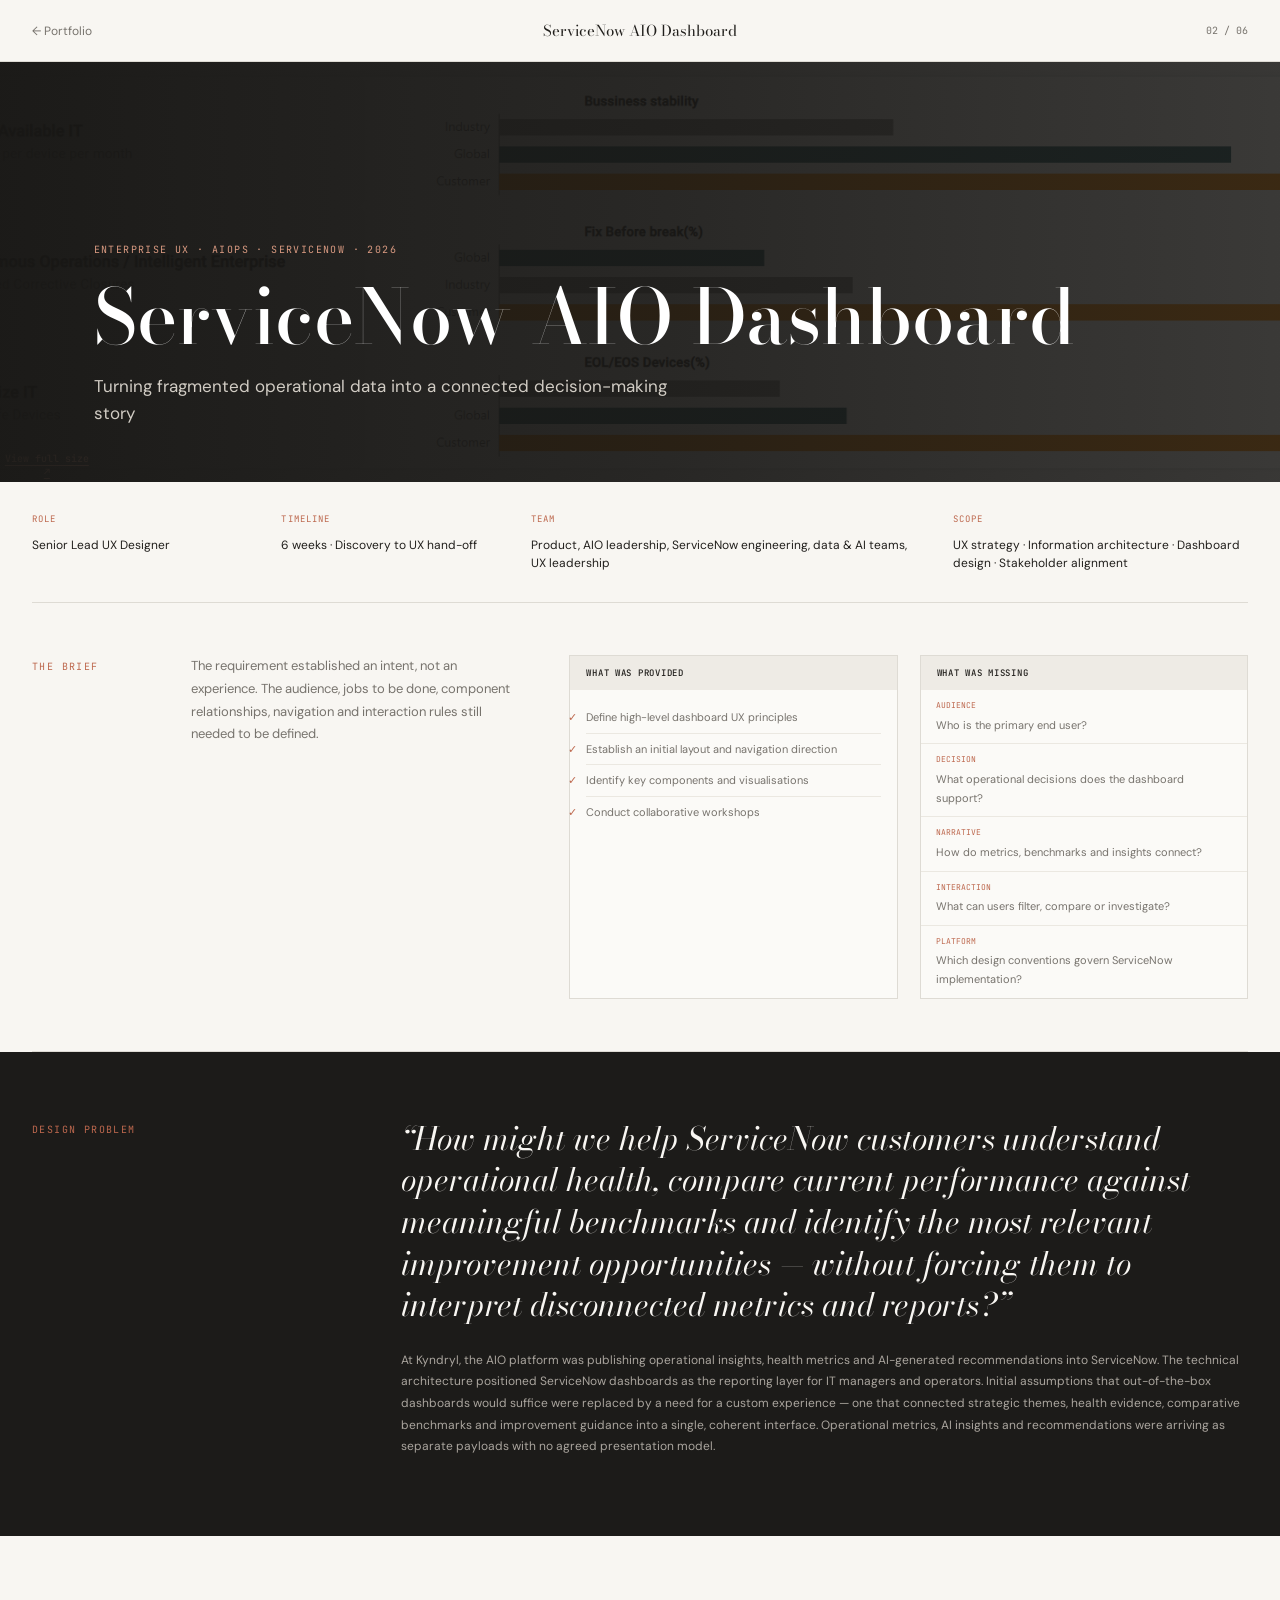
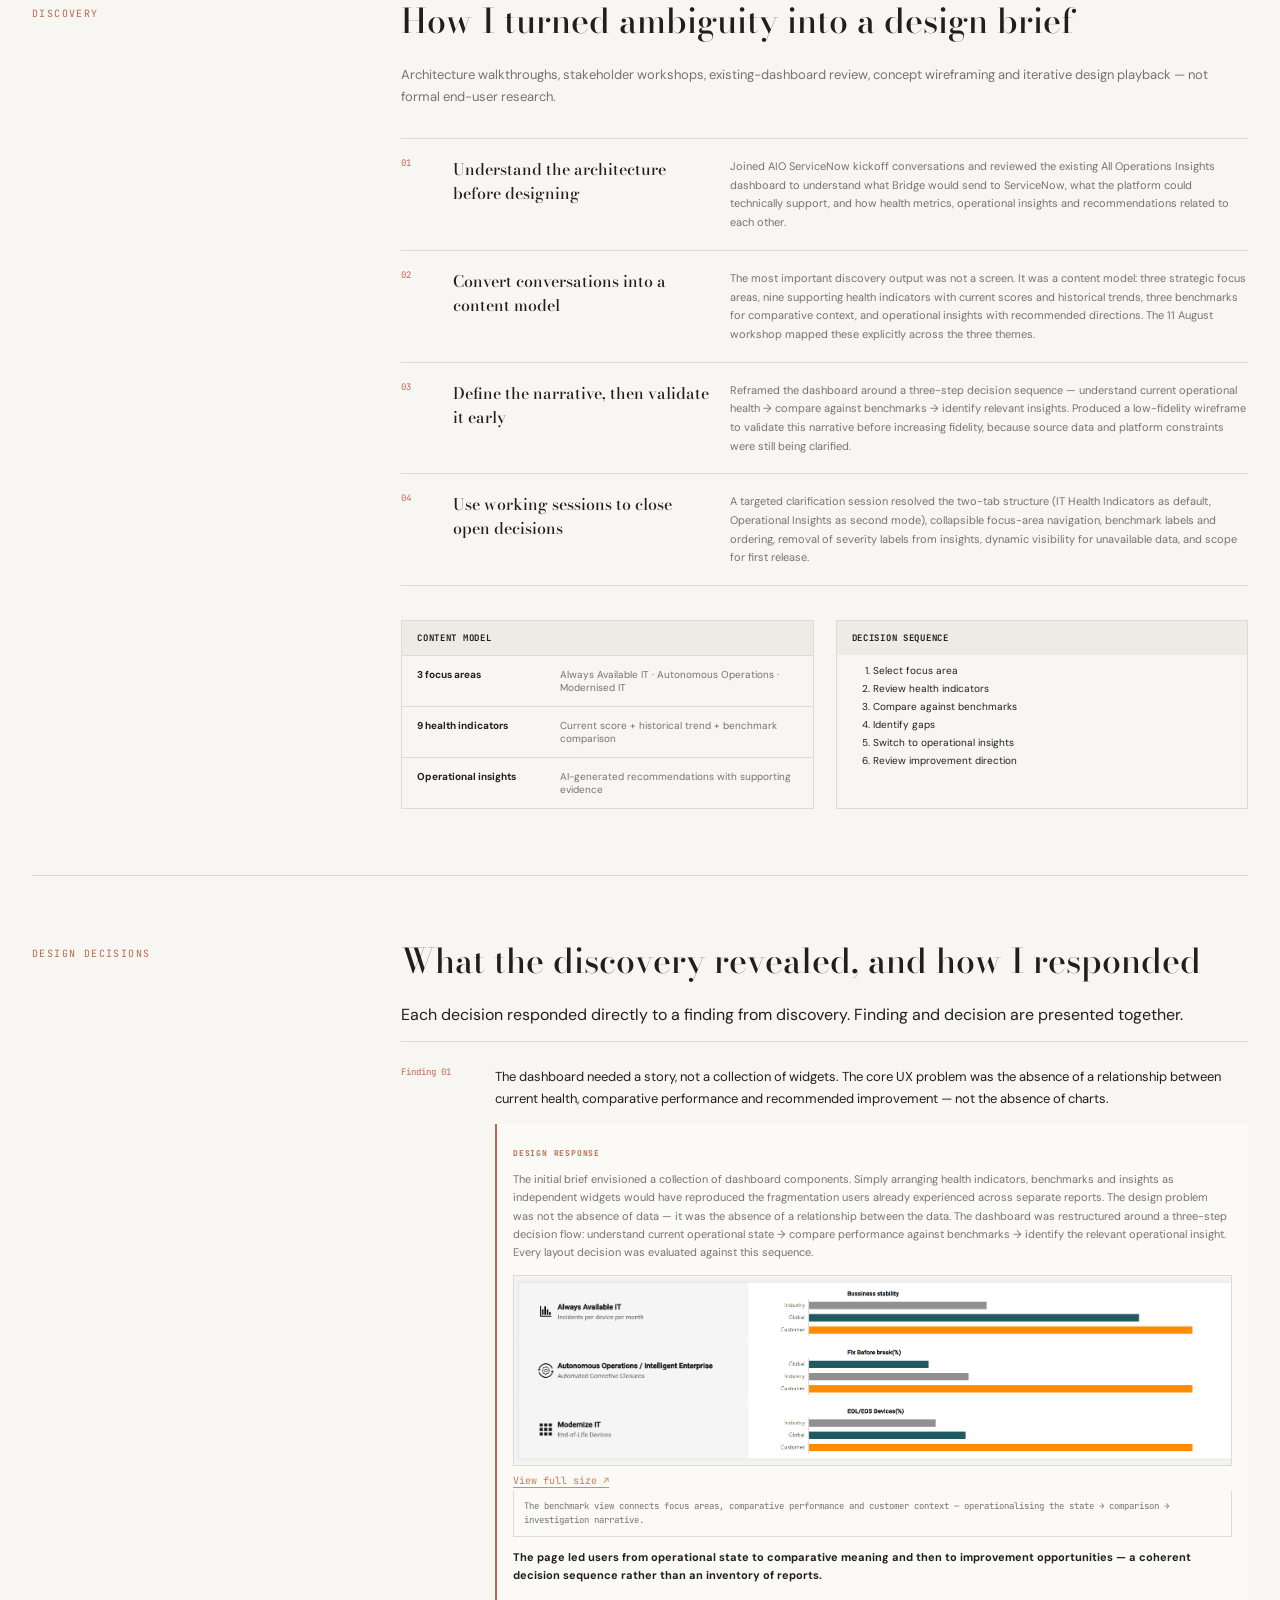
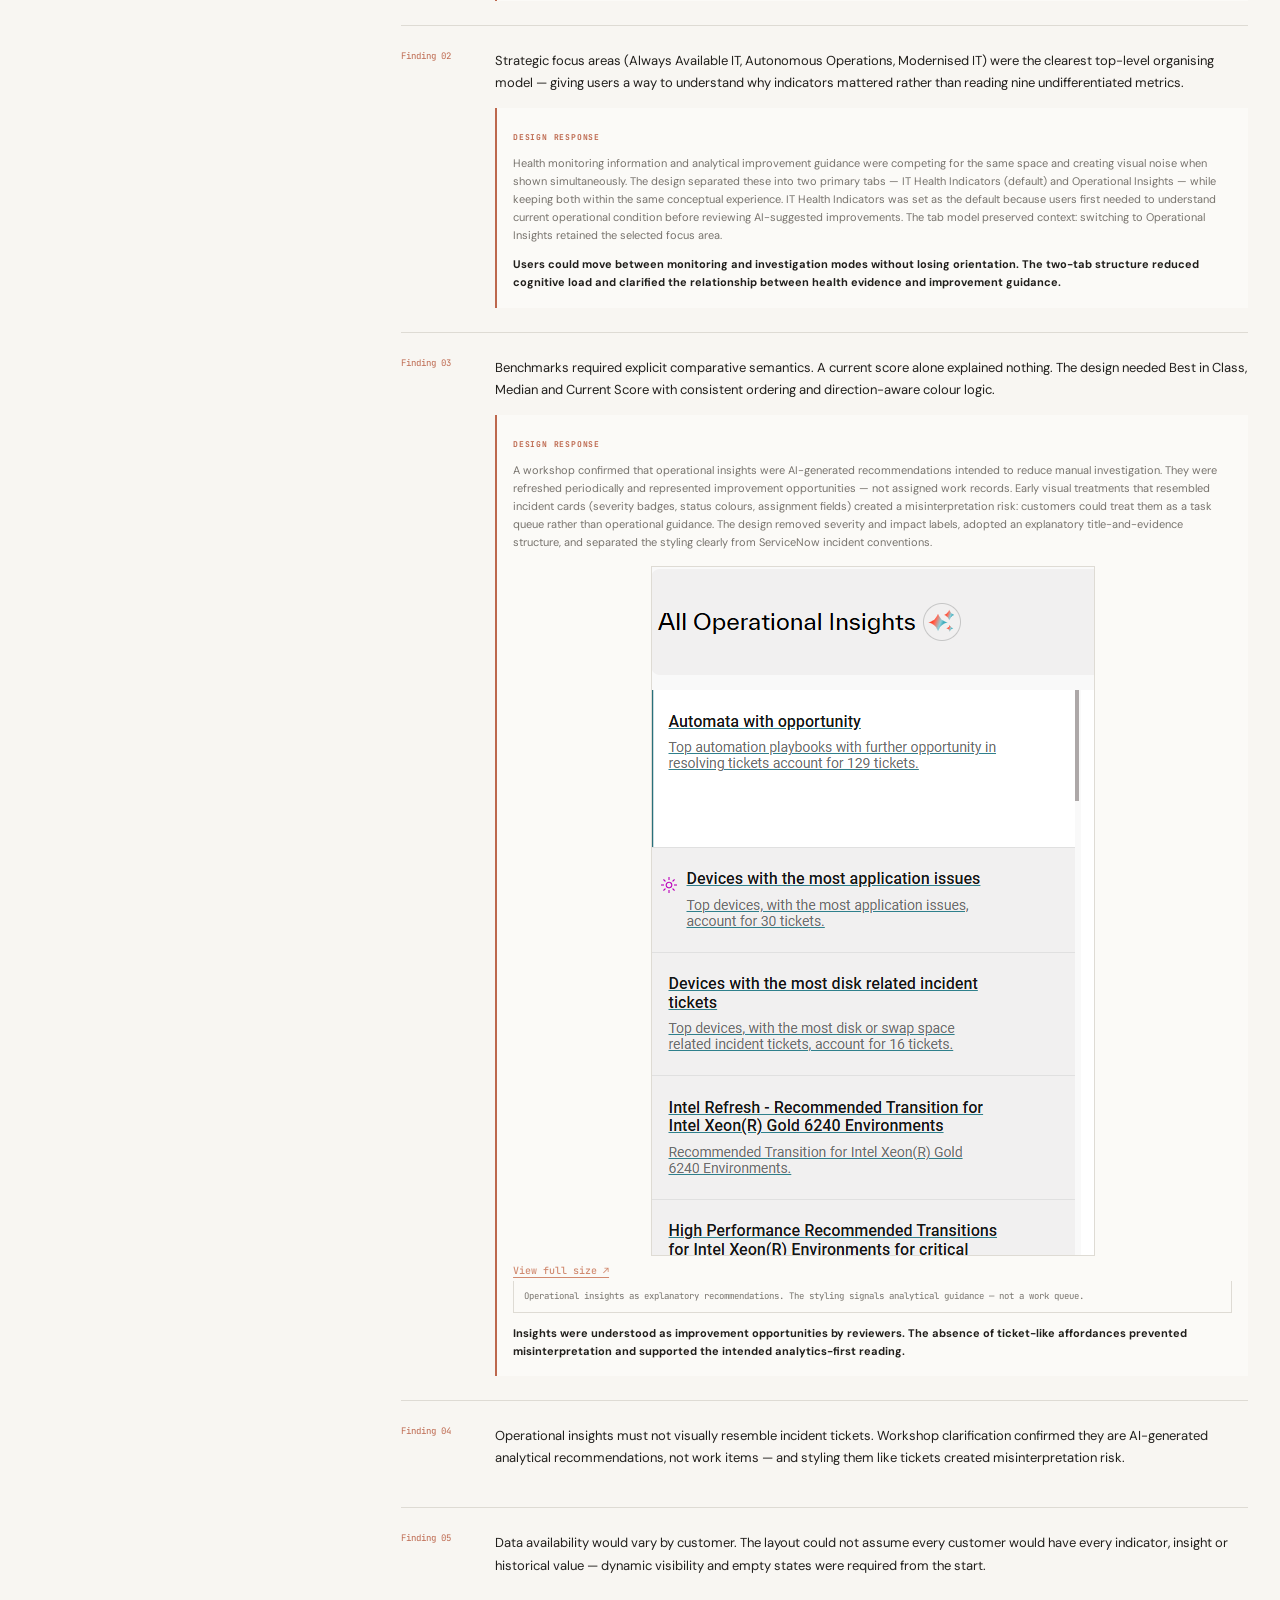
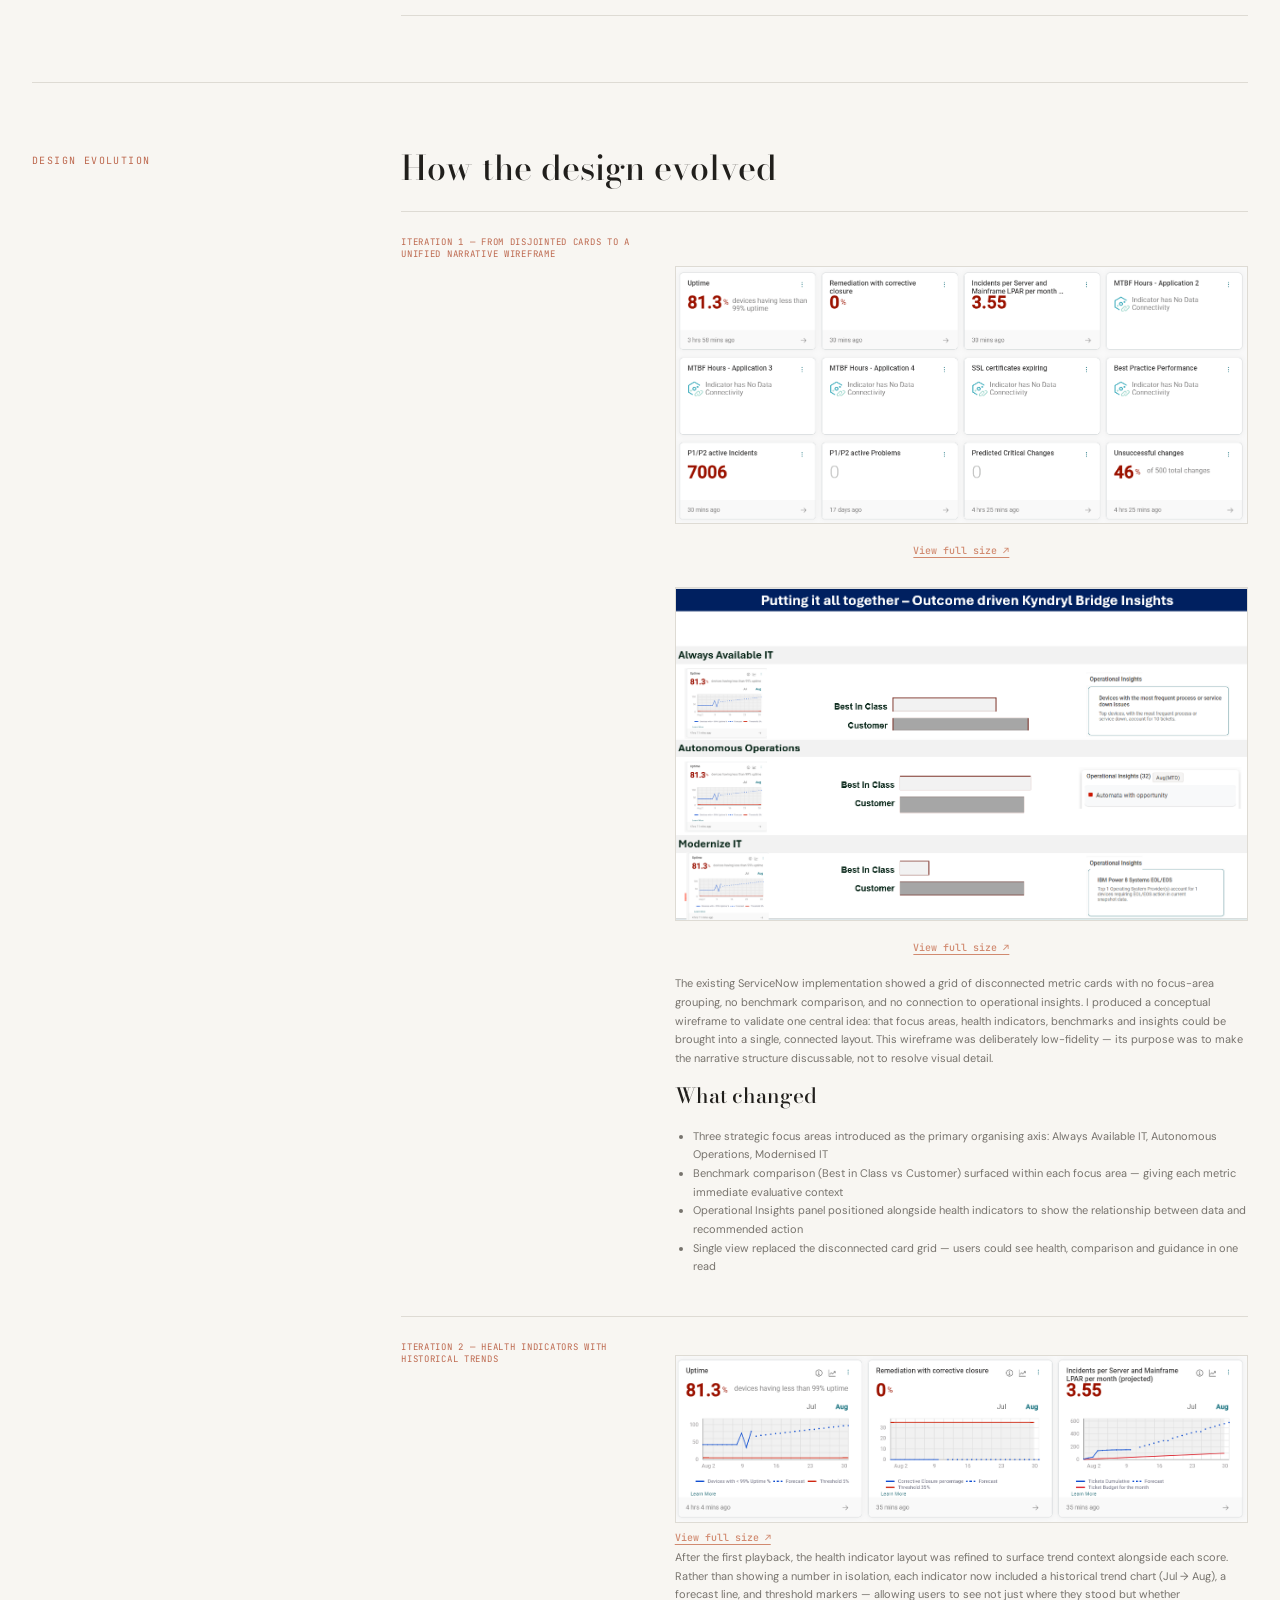
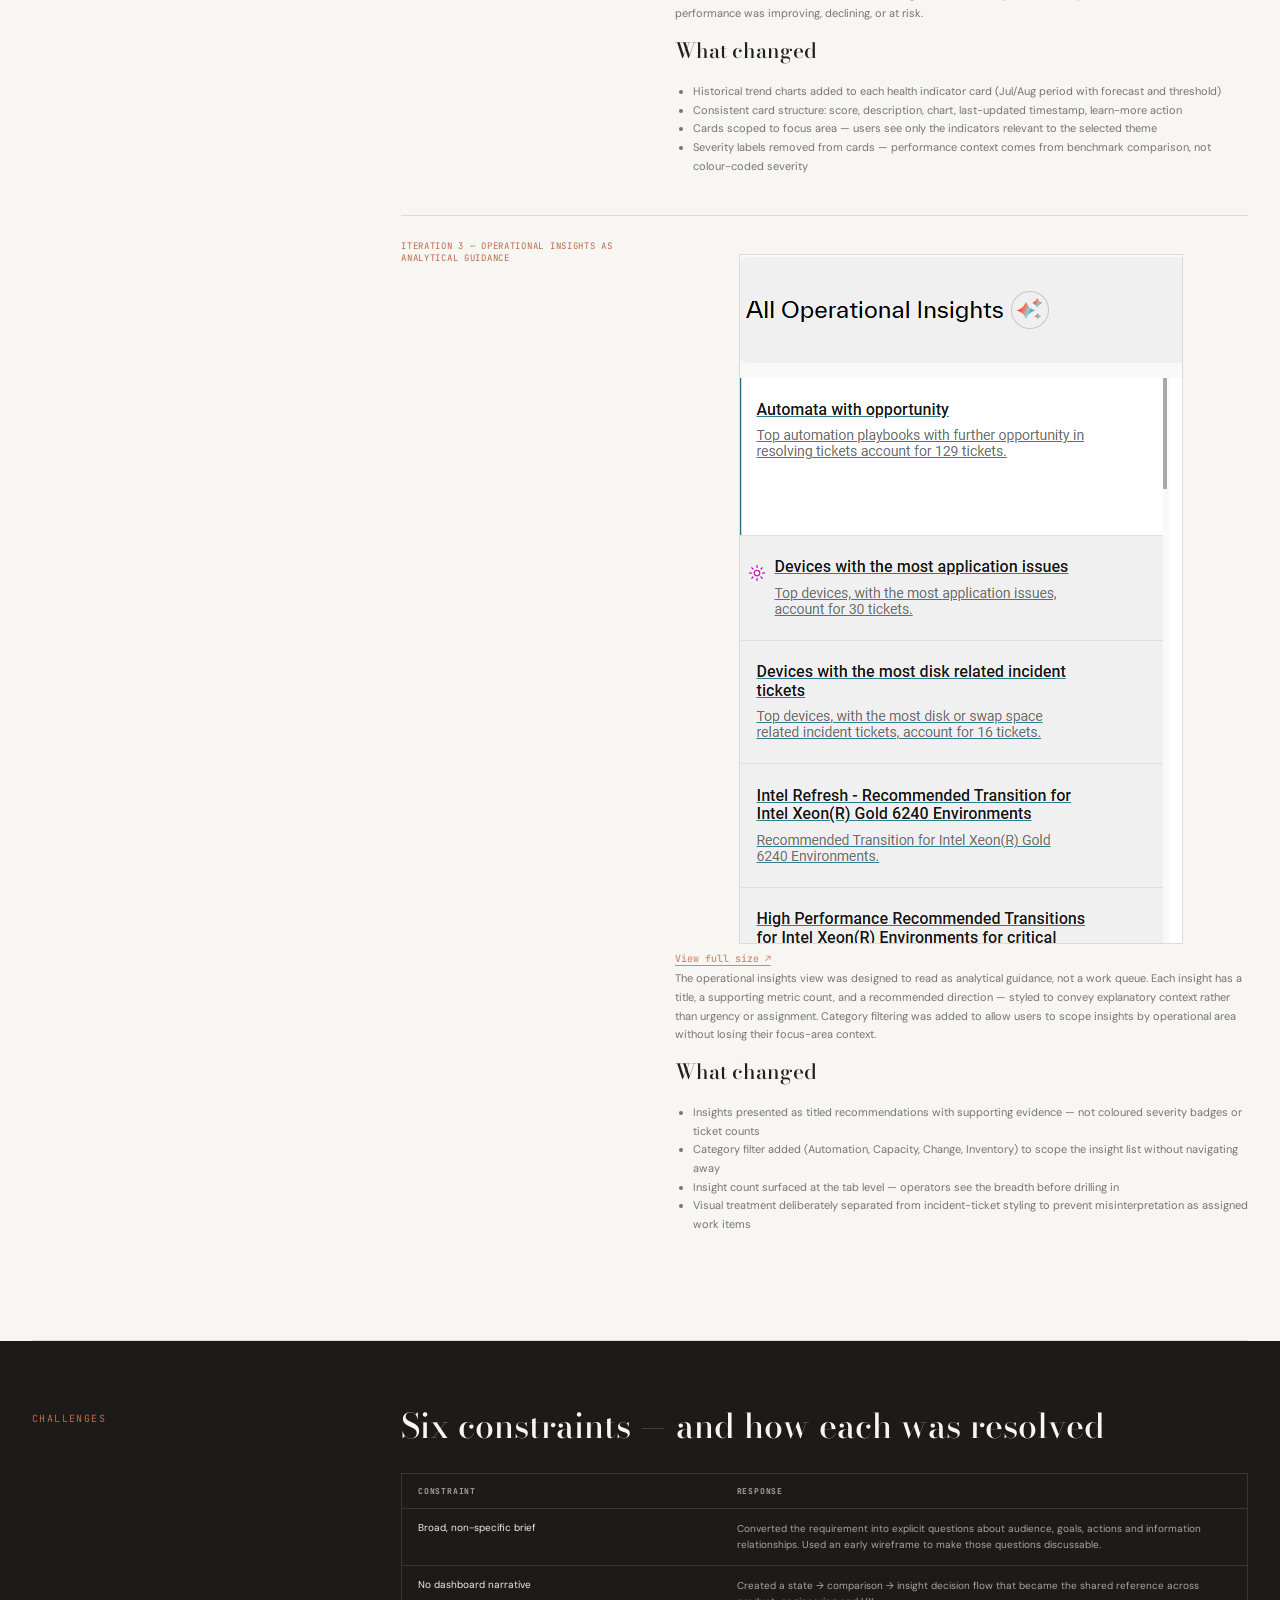
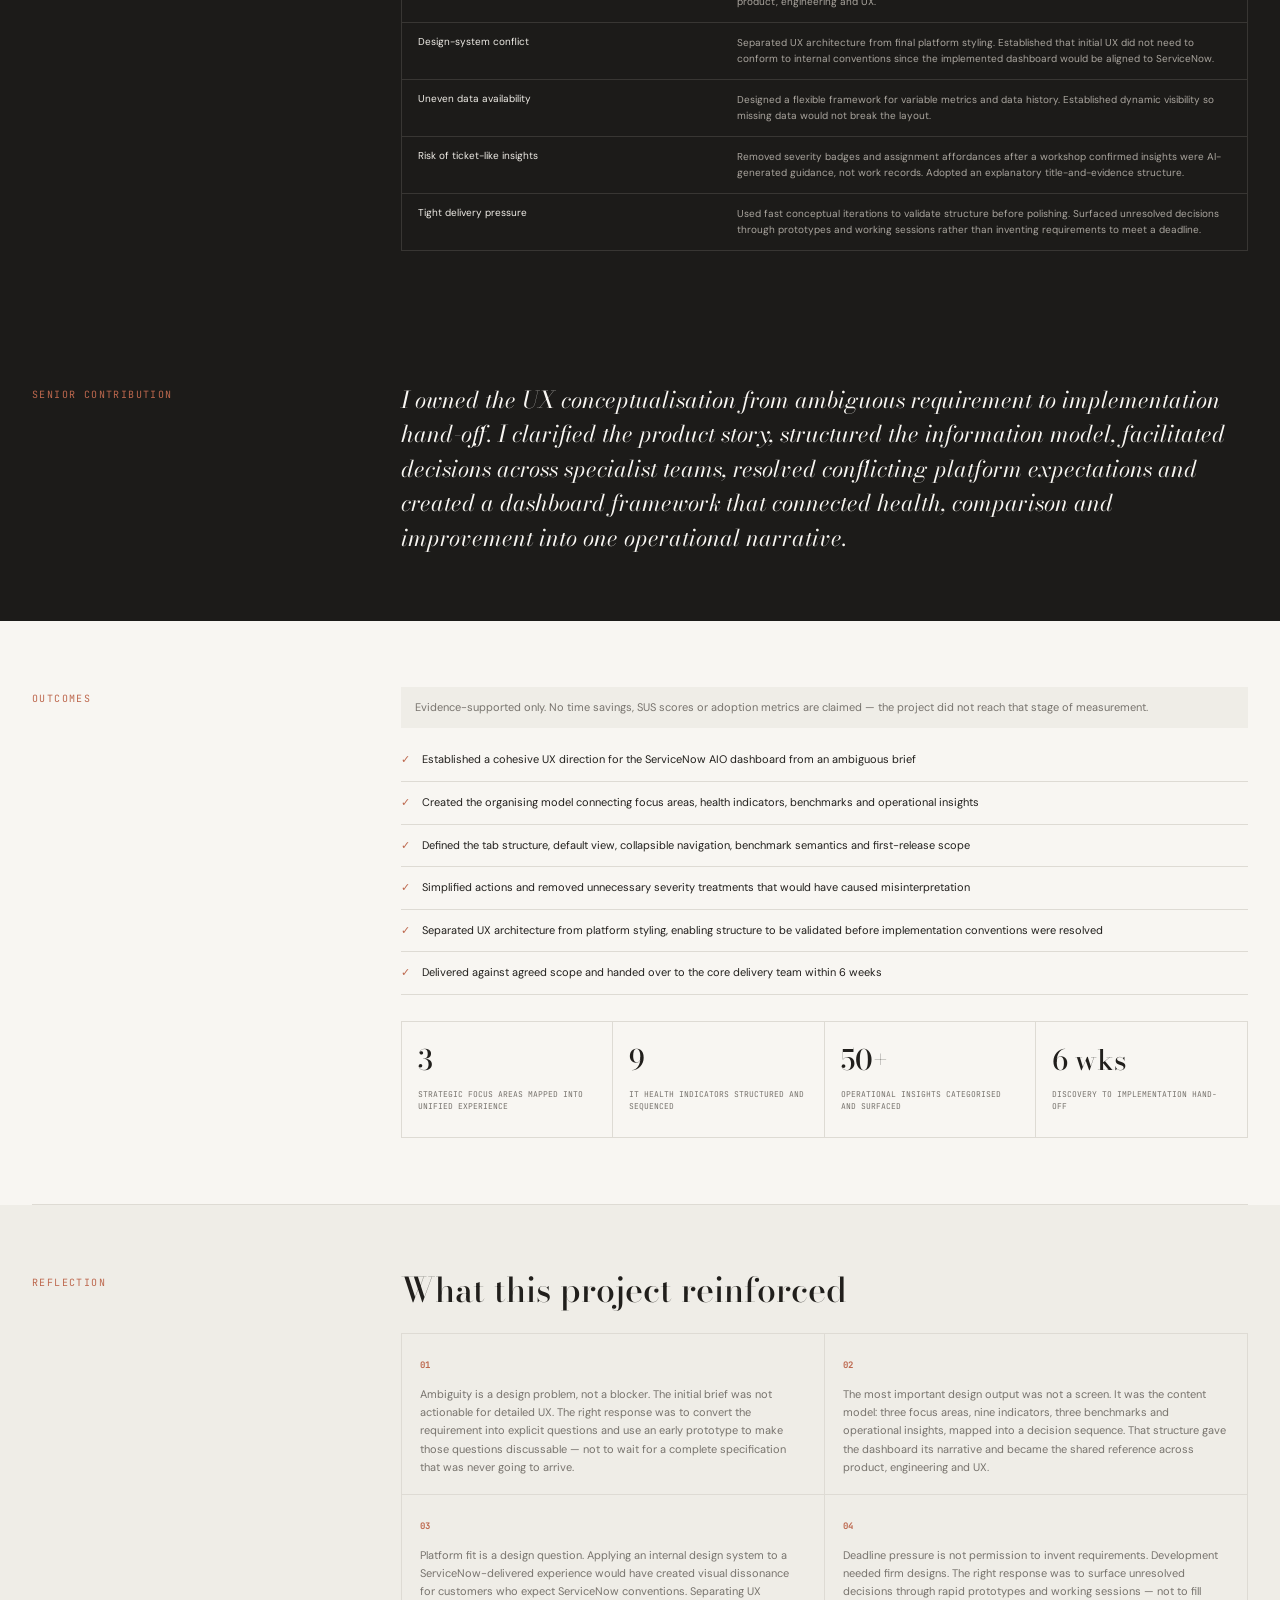
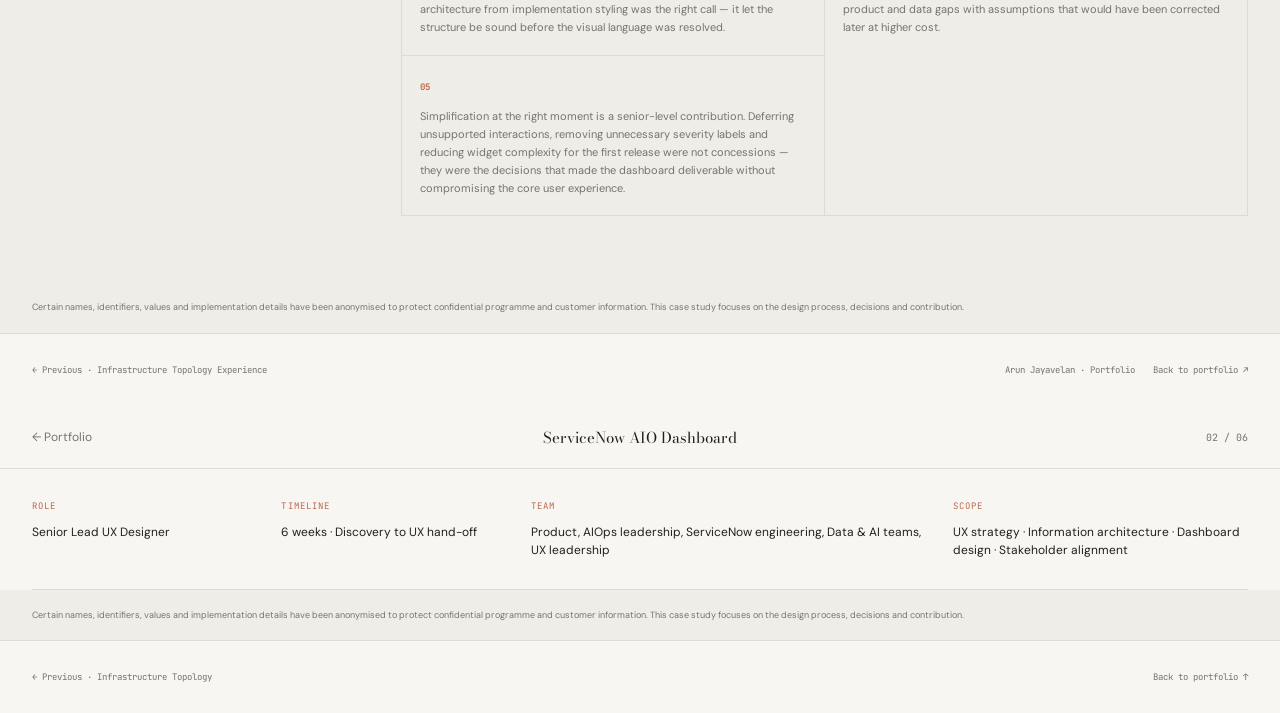
<file: servicenow-case-study.html>
<!doctype html>
<html lang="en">
  <head>
    <meta charset="utf-8" /><meta name="viewport" content="width=device-width, initial-scale=1" /><meta name="theme-color" content="#f5f2eb" />
    <meta name="description" content="ServiceNow AIO Dashboard case study by Arun Jayavelan." />
    <title>ServiceNow AIO Dashboard | Arun Jayavelan</title>
    <link rel="preconnect" href="https://fonts.googleapis.com" /><link rel="preconnect" href="https://fonts.gstatic.com" crossorigin />
    <link href="https://fonts.googleapis.com/css2?family=Bodoni+Moda:opsz,wght@6..96,500;6..96,600&family=DM+Sans:wght@400;500;600;700&family=JetBrains+Mono:wght@400;500&display=swap" rel="stylesheet" /><link rel="stylesheet" href="portfolio.css?v=20261006-thumbnails" /><link rel="stylesheet" href="servicenow-case-study.css?v=20261006-exact" /><link rel="stylesheet" href="case-image-viewer.css" />
    <style>.ss-meta{grid-template-columns:minmax(0,.9fr) minmax(0,.9fr) minmax(0,1.6fr) minmax(0,1.2fr)}.ss-meta>div{min-width:0}.ss-meta p{overflow-wrap:anywhere}.ss-hero h1{max-width:1200px}.ss-page-draft{display:none!important}.ss-visual-pair{display:grid;grid-template-columns:1fr;gap:12px;margin:16px 0}.ss-visual-pair img,.ss-response img,.ss-iteration>div>img{display:block;width:auto;max-width:100%;height:auto;margin:14px auto 0;align-self:start;object-fit:contain;background:#fff;border:1px solid var(--ss-line);image-rendering:auto}.ss-response figure{margin:14px 0 0}.ss-response figcaption{padding:9px 10px;border:1px solid var(--ss-line);border-top:0;color:var(--ss-muted);font:9px var(--mono);line-height:1.5}.ss-response strong{display:block;margin-top:12px;font-size:11px;line-height:1.6}.ss-brief-panels ul{list-style:none;padding-left:16px}.ss-brief-panels ul li:before{content:'✓';display:inline-block;width:18px;margin-left:-18px;color:var(--ss-accent)}.ss-evidence-note{padding:12px 14px;background:#efede7;color:var(--ss-muted);font-size:11px;line-height:1.55}.ss-outcome-list{margin-top:18px}@media(max-width:820px){.ss-meta{grid-template-columns:1fr 1fr!important}}</style>
    <style>.ss-hero-shade,.ss-hero-copy{pointer-events:none}</style>
    <style>.ss-page-exact figure{position:relative}.case-image-viewer__trigger{display:block;margin:8px 0 4px;padding:0;border:0;background:transparent;color:#d18a70;font:500 10px "JetBrains Mono",monospace;text-decoration:underline;text-underline-offset:3px;cursor:pointer}.case-image-viewer__trigger:hover,.case-image-viewer__trigger:focus-visible{color:#efb299}.case-image-viewer__trigger:focus-visible{outline:2px solid #d58c72;outline-offset:3px}</style>
  </head>
  <body class="case-page service-story">
    <a class="skip-link" href="#case-main">Skip to content</a>
    <header class="site-header"><a class="wordmark" href="portfolio.html#top">ARUN JAYAVELAN</a><button class="menu-toggle" type="button" aria-expanded="false" aria-controls="primary-nav" aria-label="Open navigation"><span></span><span></span></button><nav class="primary-nav" id="primary-nav" aria-label="Main navigation"><a href="portfolio.html#work">Work</a><a href="portfolio.html#about">About</a><a href="portfolio.html#impact">Experience</a><a href="mailto:arun.jayavelan@kyndryl.com?subject=Resume%20request">Résumé</a><a href="portfolio.html#contact">Contact</a><a class="nav-cta" href="portfolio.html#contact">Let’s talk</a></nav></header>
    <main id="case-main">
      <div class="ss-page ss-page-exact">
        <header class="ss-topbar"><a href="portfolio.html#work">← Portfolio</a><span>ServiceNow AIO Dashboard</span><span>02 / 06</span></header>
        <section class="ss-hero"><img class="ss-hero-image" src="assets/figma-originals/servicenow-benchmark.png" alt="Figma benchmark comparison across Always Available IT, Autonomous Operations and Modernised IT" /><div class="ss-hero-shade"></div><div class="ss-hero-copy"><p class="ss-kicker">Enterprise UX · AIOps · ServiceNow · 2026</p><h1>ServiceNow AIO Dashboard</h1><p>Turning fragmented operational data into a connected decision-making story</p></div></section>
        <div class="ss-meta"><div><span>Role</span><p>Senior Lead UX Designer</p></div><div><span>Timeline</span><p>6 weeks · Discovery to UX hand-off</p></div><div><span>Team</span><p>Product, AIO leadership, ServiceNow engineering, data &amp; AI teams, UX leadership</p></div><div><span>Scope</span><p>UX strategy · Information architecture · Dashboard design · Stakeholder alignment</p></div></div>
        <section class="ss-section ss-brief"><div class="ss-label">The brief</div><div class="ss-brief-copy"><p>The requirement established an intent, not an experience. The audience, jobs to be done, component relationships, navigation and interaction rules still needed to be defined.</p></div><div class="ss-brief-panels"><article><h2>What was provided</h2><ul><li>Define high-level dashboard UX principles</li><li>Establish an initial layout and navigation direction</li><li>Identify key components and visualisations</li><li>Conduct collaborative workshops</li></ul></article><article><h2>What was missing</h2><ol><li><span>Audience</span>Who is the primary end user?</li><li><span>Decision</span>What operational decisions does the dashboard support?</li><li><span>Narrative</span>How do metrics, benchmarks and insights connect?</li><li><span>Interaction</span>What can users filter, compare or investigate?</li><li><span>Platform</span>Which design conventions govern ServiceNow implementation?</li></ol></article></div></section>
        <section class="ss-problem"><div class="ss-section"><div class="ss-label">Design problem</div><div><blockquote>“How might we help ServiceNow customers understand operational health, compare current performance against meaningful benchmarks and identify the most relevant improvement opportunities — without forcing them to interpret disconnected metrics and reports?”</blockquote><p>At Kyndryl, the AIO platform was publishing operational insights, health metrics and AI-generated recommendations into ServiceNow. The technical architecture positioned ServiceNow dashboards as the reporting layer for IT managers and operators. Initial assumptions that out-of-the-box dashboards would suffice were replaced by a need for a custom experience — one that connected strategic themes, health evidence, comparative benchmarks and improvement guidance into a single, coherent interface. Operational metrics, AI insights and recommendations were arriving as separate payloads with no agreed presentation model.</p></div></div></section>
        <section class="ss-section ss-discovery"><div class="ss-label">Discovery</div><div class="ss-section-content"><h2>How I turned ambiguity into a design brief</h2><p class="ss-intro">Architecture walkthroughs, stakeholder workshops, existing-dashboard review, concept wireframing and iterative design playback — not formal end-user research.</p><div class="ss-steps"><article><span>01</span><h3>Understand the architecture before designing</h3><p>Joined AIO ServiceNow kickoff conversations and reviewed the existing All Operations Insights dashboard to understand what Bridge would send to ServiceNow, what the platform could technically support, and how health metrics, operational insights and recommendations related to each other.</p></article><article><span>02</span><h3>Convert conversations into a content model</h3><p>The most important discovery output was not a screen. It was a content model: three strategic focus areas, nine supporting health indicators with current scores and historical trends, three benchmarks for comparative context, and operational insights with recommended directions. The 11 August workshop mapped these explicitly across the three themes.</p></article><article><span>03</span><h3>Define the narrative, then validate it early</h3><p>Reframed the dashboard around a three-step decision sequence — understand current operational health → compare against benchmarks → identify relevant insights. Produced a low-fidelity wireframe to validate this narrative before increasing fidelity, because source data and platform constraints were still being clarified.</p></article><article><span>04</span><h3>Use working sessions to close open decisions</h3><p>A targeted clarification session resolved the two-tab structure (IT Health Indicators as default, Operational Insights as second mode), collapsible focus-area navigation, benchmark labels and ordering, removal of severity labels from insights, dynamic visibility for unavailable data, and scope for first release.</p></article></div><div class="ss-model-grid"><article><h3>Content model</h3><p><b>3 focus areas</b><span>Always Available IT · Autonomous Operations · Modernised IT</span></p><p><b>9 health indicators</b><span>Current score + historical trend + benchmark comparison</span></p><p><b>Operational insights</b><span>AI-generated recommendations with supporting evidence</span></p></article><article><h3>Decision sequence</h3><ol><li>Select focus area</li><li>Review health indicators</li><li>Compare against benchmarks</li><li>Identify gaps</li><li>Switch to operational insights</li><li>Review improvement direction</li></ol></article></div></div></section>
        <section class="ss-section ss-decisions"><div class="ss-label">Design decisions</div><div class="ss-section-content"><h2>What the discovery revealed, and how I responded</h2><p class="ss-intro">Each decision responded directly to a finding from discovery. Finding and decision are presented together.</p><div class="ss-finding"><span>Finding 01</span><div><p>The dashboard needed a story, not a collection of widgets. The core UX problem was the absence of a relationship between current health, comparative performance and recommended improvement — not the absence of charts.</p><div class="ss-response"><b>Design response</b><p>The initial brief envisioned a collection of dashboard components. Simply arranging health indicators, benchmarks and insights as independent widgets would have reproduced the fragmentation users already experienced across separate reports. The design problem was not the absence of data — it was the absence of a relationship between the data. The dashboard was restructured around a three-step decision flow: understand current operational state → compare performance against benchmarks → identify the relevant operational insight. Every layout decision was evaluated against this sequence.</p><figure><img src="assets/figma-originals/servicenow-benchmark.png" alt="Benchmark comparison for the three focus areas, comparing Industry, Global and Customer performance across Business stability, Fix Before break (%) and EOL/EOS Devices (%)" loading="lazy" /><figcaption>The benchmark view connects focus areas, comparative performance and customer context — operationalising the state → comparison → investigation narrative.</figcaption></figure><strong>The page led users from operational state to comparative meaning and then to improvement opportunities — a coherent decision sequence rather than an inventory of reports.</strong></div></div></div><div class="ss-finding"><span>Finding 02</span><div><p>Strategic focus areas (Always Available IT, Autonomous Operations, Modernised IT) were the clearest top-level organising model — giving users a way to understand why indicators mattered rather than reading nine undifferentiated metrics.</p><div class="ss-response"><b>Design response</b><p>Health monitoring information and analytical improvement guidance were competing for the same space and creating visual noise when shown simultaneously. The design separated these into two primary tabs — IT Health Indicators (default) and Operational Insights — while keeping both within the same conceptual experience. IT Health Indicators was set as the default because users first needed to understand current operational condition before reviewing AI-suggested improvements. The tab model preserved context: switching to Operational Insights retained the selected focus area.</p><strong>Users could move between monitoring and investigation modes without losing orientation. The two-tab structure reduced cognitive load and clarified the relationship between health evidence and improvement guidance.</strong></div></div></div><div class="ss-finding"><span>Finding 03</span><div><p>Benchmarks required explicit comparative semantics. A current score alone explained nothing. The design needed Best in Class, Median and Current Score with consistent ordering and direction-aware colour logic.</p><div class="ss-response"><b>Design response</b><p>A workshop confirmed that operational insights were AI-generated recommendations intended to reduce manual investigation. They were refreshed periodically and represented improvement opportunities — not assigned work records. Early visual treatments that resembled incident cards (severity badges, status colours, assignment fields) created a misinterpretation risk: customers could treat them as a task queue rather than operational guidance. The design removed severity and impact labels, adopted an explanatory title-and-evidence structure, and separated the styling clearly from ServiceNow incident conventions.</p><figure><img src="assets/figma-originals/servicenow-detail-7a85.png" alt="Operational insights list with AI-generated recommendations, evidence and ticket counts, without severity, status or assignment controls" loading="lazy" /><figcaption>Operational insights as explanatory recommendations. The styling signals analytical guidance — not a work queue.</figcaption></figure><strong>Insights were understood as improvement opportunities by reviewers. The absence of ticket-like affordances prevented misinterpretation and supported the intended analytics-first reading.</strong></div></div></div><div class="ss-finding"><span>Finding 04</span><div><p>Operational insights must not visually resemble incident tickets. Workshop clarification confirmed they are AI-generated analytical recommendations, not work items — and styling them like tickets created misinterpretation risk.</p></div></div><div class="ss-finding"><span>Finding 05</span><div><p>Data availability would vary by customer. The layout could not assume every customer would have every indicator, insight or historical value — dynamic visibility and empty states were required from the start.</p></div></div></div></section>
        <section class="ss-section ss-evolution"><div class="ss-label">Design evolution</div><div class="ss-section-content"><h2>How the design evolved</h2><article class="ss-iteration"><span>Iteration 1 — From disjointed cards to a unified narrative wireframe</span><div><figure class="ss-visual-pair"><img src="assets/figma-originals/servicenow-detail-27ca.png" alt="Original ServiceNow health indicator grid with disconnected metric cards and no focus area or benchmark context" loading="lazy" /><img src="assets/figma-originals/servicenow-detail-4372.png" alt="First UX wireframe with three focus areas, benchmark bars and operational insights in one connected layout" loading="lazy" /></figure><p>The existing ServiceNow implementation showed a grid of disconnected metric cards with no focus-area grouping, no benchmark comparison, and no connection to operational insights. I produced a conceptual wireframe to validate one central idea: that focus areas, health indicators, benchmarks and insights could be brought into a single, connected layout. This wireframe was deliberately low-fidelity — its purpose was to make the narrative structure discussable, not to resolve visual detail.</p><h3>What changed</h3><ul><li>Three strategic focus areas introduced as the primary organising axis: Always Available IT, Autonomous Operations, Modernised IT</li><li>Benchmark comparison (Best in Class vs Customer) surfaced within each focus area — giving each metric immediate evaluative context</li><li>Operational Insights panel positioned alongside health indicators to show the relationship between data and recommended action</li><li>Single view replaced the disconnected card grid — users could see health, comparison and guidance in one read</li></ul></div></article><article class="ss-iteration"><span>Iteration 2 — Health indicators with historical trends</span><div><img src="assets/figma-originals/servicenow-detail-fb36.png" alt="Refined health indicator cards for Uptime, Remediation and Incidents with trend lines, forecast and threshold markers" loading="lazy" /><p>After the first playback, the health indicator layout was refined to surface trend context alongside each score. Rather than showing a number in isolation, each indicator now included a historical trend chart (Jul → Aug), a forecast line, and threshold markers — allowing users to see not just where they stood but whether performance was improving, declining, or at risk.</p><h3>What changed</h3><ul><li>Historical trend charts added to each health indicator card (Jul/Aug period with forecast and threshold)</li><li>Consistent card structure: score, description, chart, last-updated timestamp, learn-more action</li><li>Cards scoped to focus area — users see only the indicators relevant to the selected theme</li><li>Severity labels removed from cards — performance context comes from benchmark comparison, not colour-coded severity</li></ul></div></article><article class="ss-iteration"><span>Iteration 3 — Operational insights as analytical guidance</span><div><img src="assets/figma-originals/servicenow-detail-7a85.png" alt="All Operational Insights list with recommendation titles, evidence and counts" loading="lazy" /><p>The operational insights view was designed to read as analytical guidance, not a work queue. Each insight has a title, a supporting metric count, and a recommended direction — styled to convey explanatory context rather than urgency or assignment. Category filtering was added to allow users to scope insights by operational area without losing their focus-area context.</p><h3>What changed</h3><ul><li>Insights presented as titled recommendations with supporting evidence — not coloured severity badges or ticket counts</li><li>Category filter added (Automation, Capacity, Change, Inventory) to scope the insight list without navigating away</li><li>Insight count surfaced at the tab level — operators see the breadth before drilling in</li><li>Visual treatment deliberately separated from incident-ticket styling to prevent misinterpretation as assigned work items</li></ul></div></article></div></section>
        <section class="ss-constraints"><div class="ss-section"><div class="ss-label">Challenges</div><div><h2>Six constraints — and how each was resolved</h2><div class="ss-constraint-table"><div><b>Constraint</b><b>Response</b></div><div><span>Broad, non-specific brief</span><p>Converted the requirement into explicit questions about audience, goals, actions and information relationships. Used an early wireframe to make those questions discussable.</p></div><div><span>No dashboard narrative</span><p>Created a state → comparison → insight decision flow that became the shared reference across product, engineering and UX.</p></div><div><span>Design-system conflict</span><p>Separated UX architecture from final platform styling. Established that initial UX did not need to conform to internal conventions since the implemented dashboard would be aligned to ServiceNow.</p></div><div><span>Uneven data availability</span><p>Designed a flexible framework for variable metrics and data history. Established dynamic visibility so missing data would not break the layout.</p></div><div><span>Risk of ticket-like insights</span><p>Removed severity badges and assignment affordances after a workshop confirmed insights were AI-generated guidance, not work records. Adopted an explanatory title-and-evidence structure.</p></div><div><span>Tight delivery pressure</span><p>Used fast conceptual iterations to validate structure before polishing. Surfaced unresolved decisions through prototypes and working sessions rather than inventing requirements to meet a deadline.</p></div></div></div></div></section>
        <section class="ss-contribution"><div class="ss-section"><div class="ss-label">Senior contribution</div><blockquote>I owned the UX conceptualisation from ambiguous requirement to implementation hand-off. I clarified the product story, structured the information model, facilitated decisions across specialist teams, resolved conflicting platform expectations and created a dashboard framework that connected health, comparison and improvement into one operational narrative.</blockquote></div></section>
        <section class="ss-section ss-outcomes"><div class="ss-label">Outcomes</div><div class="ss-section-content"><p class="ss-evidence-note">Evidence-supported only. No time savings, SUS scores or adoption metrics are claimed — the project did not reach that stage of measurement.</p><ul class="ss-outcome-list"><li>Established a cohesive UX direction for the ServiceNow AIO dashboard from an ambiguous brief</li><li>Created the organising model connecting focus areas, health indicators, benchmarks and operational insights</li><li>Defined the tab structure, default view, collapsible navigation, benchmark semantics and first-release scope</li><li>Simplified actions and removed unnecessary severity treatments that would have caused misinterpretation</li><li>Separated UX architecture from platform styling, enabling structure to be validated before implementation conventions were resolved</li><li>Delivered against agreed scope and handed over to the core delivery team within 6 weeks</li></ul><div class="ss-metrics"><article><b>3</b><span>Strategic focus areas mapped into unified experience</span></article><article><b>9</b><span>IT health indicators structured and sequenced</span></article><article><b>50+</b><span>Operational insights categorised and surfaced</span></article><article><b>6 wks</b><span>Discovery to implementation hand-off</span></article></div></div></section>
        <section class="ss-reflection"><div class="ss-section"><div class="ss-label">Reflection</div><div><h2>What this project reinforced</h2><div class="ss-reflection-grid"><article><b>01</b><p>Ambiguity is a design problem, not a blocker. The initial brief was not actionable for detailed UX. The right response was to convert the requirement into explicit questions and use an early prototype to make those questions discussable — not to wait for a complete specification that was never going to arrive.</p></article><article><b>02</b><p>The most important design output was not a screen. It was the content model: three focus areas, nine indicators, three benchmarks and operational insights, mapped into a decision sequence. That structure gave the dashboard its narrative and became the shared reference across product, engineering and UX.</p></article><article><b>03</b><p>Platform fit is a design question. Applying an internal design system to a ServiceNow-delivered experience would have created visual dissonance for customers who expect ServiceNow conventions. Separating UX architecture from implementation styling was the right call — it let the structure be sound before the visual language was resolved.</p></article><article><b>04</b><p>Deadline pressure is not permission to invent requirements. Development needed firm designs. The right response was to surface unresolved decisions through rapid prototypes and working sessions — not to fill product and data gaps with assumptions that would have been corrected later at higher cost.</p></article><article><b>05</b><p>Simplification at the right moment is a senior-level contribution. Deferring unsupported interactions, removing unnecessary severity labels and reducing widget complexity for the first release were not concessions — they were the decisions that made the dashboard deliverable without compromising the core user experience.</p></article></div></div></div></section>
        <p class="ss-disclaimer">Certain names, identifiers, values and implementation details have been anonymised to protect confidential programme and customer information. This case study focuses on the design process, decisions and contribution.</p>
        <footer class="ss-footer"><a href="portfolio.html#work">← Previous · Infrastructure Topology Experience</a><a href="portfolio.html#top">Arun Jayavelan · Portfolio　　Back to portfolio ↗</a></footer>
      </div>
        <header class="ss-topbar"><a href="portfolio.html#work">← Portfolio</a><span>ServiceNow AIO Dashboard</span><span>02 / 06</span></header>
        <section class="ss-hero">
          <img class="ss-hero-image" src="assets/figma-originals/servicenow-benchmark.png?v=20261006" alt="ServiceNow benchmark comparison across business stability, fix before break and end-of-life devices" />
          <div class="ss-hero-shade"></div>
          <div class="ss-hero-copy"><p class="ss-kicker">Enterprise UX · AIOps · ServiceNow · 2026</p><h1>ServiceNow AIO Dashboard</h1><p>Turning fragmented operational data into a connected decision-making story</p></div>
        </section>
        <div class="ss-meta"><div><span>Role</span><p>Senior Lead UX Designer</p></div><div><span>Timeline</span><p>6 weeks · Discovery to UX hand-off</p></div><div><span>Team</span><p>Product, AIOps leadership, ServiceNow engineering, Data &amp; AI teams, UX leadership</p></div><div><span>Scope</span><p>UX strategy · Information architecture · Dashboard design · Stakeholder alignment</p></div></div>
        <section class="ss-section ss-brief"><div class="ss-label">The brief</div><div class="ss-brief-copy"><p>The requirement established an intent, not an experience. The audience, jobs to be done, component relationships, navigation and interaction rules still needed to be defined.</p><p>The work was to translate an ambiguous request into a coherent dashboard narrative and a decision-ready experience model.</p></div><div class="ss-brief-panels"><article><h2>What had to be clarified</h2><ul><li>Define high-level dashboard UX principles</li><li>Establish an initial layout and navigation direction</li><li>Identify key components and visualisations</li><li>Conduct collaborative workshops</li></ul></article><article><h2>What we needed to answer</h2><ol><li><span>Audience</span>Who is the primary end user?</li><li><span>Decision</span>What operational decisions does the dashboard support?</li><li><span>Relationship</span>How do metrics, benchmarks and insights connect?</li><li><span>Interaction</span>What can users filter, compare or investigate?</li><li><span>Platform</span>Which design conventions govern ServiceNow implementation?</li></ol></article></div></section>
        <section class="ss-problem"><div class="ss-section"><div class="ss-label">Design problem</div><div><blockquote>“How might we help ServiceNow customers understand operational health, compare current performance against meaningful benchmarks and identify the most relevant improvement opportunities — without forcing them to interpret disconnected metrics and reports?”</blockquote><p>At Kyndryl, the AIO platform was publishing operational insights, health metrics and AI-generated recommendations into ServiceNow. The technical architecture positioned these as separate payloads, so the dashboard risked showing disconnected information without a clear operational narrative.</p></div></div></section>
        <section class="ss-section ss-discovery"><div class="ss-label">Discovery</div><div class="ss-section-content"><h2>How I turned ambiguity into a design brief</h2><p class="ss-intro">Architecture walkthroughs, stakeholder workshops, existing-dashboard reviews and concept wireframing helped turn an open brief into a shared content model and decision sequence.</p><div class="ss-steps"><article><span>01</span><h3>Understand the architecture before designing</h3><p>Joined AIO ServiceNow kickoff conversations and reviewed the existing dashboard to understand what Bridge would send to ServiceNow, what the platform could technically support, and how health metrics, insights and recommendations related to one another.</p></article><article><span>02</span><h3>Convert conversations into a content model</h3><p>Mapped the work into three strategic focus areas: Always Available IT, Autonomous Operations and Modernised IT. This gave users a way to understand which health indicators mattered and how recommendations connected.</p></article><article><span>03</span><h3>Define the narrative, then validate it early</h3><p>Reframed the dashboard around a three-step decision sequence: understand current operational health, compare against relevant benchmarks, then identify improvement opportunities.</p></article><article><span>04</span><h3>Use working sessions to close open decisions</h3><p>Used targeted sessions to clarify default views, navigation, benchmark semantics, filtering needs and the difference between operational insights and assigned work.</p></article></div><div class="ss-model-grid"><article><h3>Content model</h3><p><b>3 focus areas</b><span>Always Available IT · Autonomous Operations · Modernised IT</span></p><p><b>9 health indicators</b><span>Current score · Historical trend · Benchmark comparison</span></p><p><b>50+ operational insights</b><span>AI-generated recommendations with supporting evidence</span></p></article><article><h3>Decision sequence</h3><ol><li>Select focus area</li><li>Review health indicators</li><li>Compare against benchmarks</li><li>Identify gaps</li><li>Switch to operational insights</li><li>Review improvement direction</li></ol></article></div></div></section>
        <section class="ss-section ss-decisions"><div class="ss-label">Design decisions</div><div class="ss-section-content"><h2>What discovery revealed, and how I responded</h2><div class="ss-finding"><span>Finding 01</span><div><p>The dashboard needed a story, not a collection of widgets. The core UX problem was the absence of a relationship between current health, comparative performance and recommended improvement.</p><div class="ss-response"><b>Design response</b><p>Structured the experience as a three-step decision sequence: understand current health, compare against relevant benchmarks, then identify improvement opportunities.</p><img src="assets/figma-originals/servicenow-original.png?v=20261006" alt="Original ServiceNow dashboard showing focus areas and health metrics" loading="lazy" /></div></div></div><div class="ss-finding"><span>Finding 02</span><div><p>Strategic focus areas were the clearest organising model; users needed to see which indicators mattered to their selected theme.</p><div class="ss-response"><b>Design response</b><p>Grouped health indicators and operational insights by focus area so teams could move from a high-level view into the measures and guidance relevant to their work.</p></div></div></div><div class="ss-finding"><span>Finding 03</span><div><p>Benchmarks required explicit semantics. A current score alone explained nothing.</p><div class="ss-response"><b>Design response</b><p>Made best-in-class, median and current score relationships explicit, with explanatory context that supports interpretation without relying on colour alone.</p></div></div></div><div class="ss-finding"><span>Finding 04</span><div><p>Operational insights must not visually resemble incident tickets.</p><div class="ss-response"><b>Design response</b><p>Kept AI-generated recommendations visually distinct from assigned work, with supporting evidence and an explanatory narrative.</p></div></div></div><div class="ss-finding"><span>Finding 05</span><div><p>Data availability varied by customer. The layout could not assume every customer had every indicator, insight or historical value.</p><div class="ss-response"><b>Design response</b><p>Designed for variable data, including dynamic visibility and clear empty or unavailable states.</p></div></div></div></div></section>
        <section class="ss-section ss-evolution"><div class="ss-label">Design evolution</div><div class="ss-section-content"><h2>How the design evolved</h2><article class="ss-iteration"><span>Iteration 01 — From disconnected cards to a strategic focus-area model</span><div><h3>Establish the organising model</h3><p>The existing experience displayed disconnected metric cards without a focus-area grouping, benchmark comparison or clear relationship to operational insights. The first iteration tested a strategic focus model to make the dashboard’s information architecture discussable.</p><ul><li>Three strategic focus areas became the primary organising axis</li><li>Benchmark comparison surfaced within each focus area</li><li>Operational insights were positioned alongside health indicators</li></ul></div></article><article class="ss-iteration"><span>Iteration 02 — Health indicators with historical trends</span><div><h3>Make performance legible over time</h3><p>Health indicators were refined to include historical context alongside current score and benchmark range, helping users understand direction rather than a single static number.</p><ul><li>Trend context added to health indicators</li><li>Consistent score structure: score, description, chart, last-updated timestamp and action</li><li>Severity labels removed from cards to keep focus on performance context</li></ul></div></article><article class="ss-iteration"><span>Iteration 03 — Operational insights as analytical guidance</span><div><h3>Keep recommendations distinct from work items</h3><p>Operational insights were presented as AI-generated recommendations supported by evidence, rather than as assigned incidents or tickets.</p><ul><li>Insights grouped under focus areas with supporting evidence</li><li>Category context added for automation, capacity, change and inventory</li><li>Visual treatment separated recommendations from ticket-style UI</li></ul><img src="assets/figma-originals/servicenow-original.png?v=20261006" alt="Original ServiceNow focus-area dashboard from the Figma prototype" loading="lazy" /></div></article></div></section>
        <section class="ss-constraints"><div class="ss-section"><div class="ss-label">Constraints</div><div><h2>Six constraints — and how each was resolved</h2><div class="ss-constraint-table"><div><b>Constraint</b><b>Response</b></div><div><span>Broad, non-specific brief</span><p>Translated the requirement into explicit questions about audience, goals, actions and information relationships.</p></div><div><span>No dashboard narrative</span><p>Created a three-step decision flow that connected health metrics, benchmarks, insights and recommendations.</p></div><div><span>Design-system conflict</span><p>Separated UX architecture from final platform styling so implementation conventions could be resolved independently.</p></div><div><span>Uneven data availability</span><p>Designed a flexible framework for variable metrics and history, with clear empty states.</p></div><div><span>Risk of ticket-like insights</span><p>Used explanatory evidence and visual distinction to keep AI guidance from being misread as assigned work.</p></div><div><span>Tight delivery pressure</span><p>Used fast conceptual iterations, workshops and working sessions to reach hand-off in six weeks.</p></div></div></div></div></section>
        <section class="ss-contribution"><div class="ss-section"><div class="ss-label">Senior contribution</div><blockquote>I owned the UX conceptualisation from ambiguous requirement to implementation hand-off. I clarified the product story, structured the information model, facilitated decisions across specialist teams, resolved conflicting platform expectations and created a dashboard framework that connected health, comparison and improvement into one operational narrative.</blockquote></div></section>
        <section class="ss-section ss-outcomes"><div class="ss-label">Outcomes</div><div class="ss-section-content"><h2>Delivered a validated direction in six weeks</h2><ul class="ss-outcome-list"><li>Established a cohesive UX direction from an ambiguous brief</li><li>Created an organising model connecting focus areas, health indicators, benchmarks and operational insights</li><li>Defined the tab structure, default view, collapsible navigation and benchmark semantics</li><li>Simplified actions and removed unnecessary severity treatment that could mislead users</li><li>Separated UX architecture from platform styling so implementation conventions could be resolved</li><li>Delivered an agreed scope and hand-off to the core delivery team within six weeks</li></ul><div class="ss-metrics"><article><b>3</b><span>Strategic focus areas mapped into one experience</span></article><article><b>9</b><span>IT health indicators structured into sequence</span></article><article><b>50+</b><span>Operational insights organised and surfaced</span></article><article><b>6 wks</b><span>Discovery to implementation hand-off</span></article></div></div></section>
        <section class="ss-reflection"><div class="ss-section"><div class="ss-label">Reflection</div><div><h2>What this project reinforced</h2><div class="ss-reflection-grid"><article><b>01</b><p>Ambiguity is a design problem, not a blocker. Early drafts should make assumptions visible so the team can discuss them.</p></article><article><b>02</b><p>The most important design output was a decision sequence, not a collection of components.</p></article><article><b>03</b><p>Platform constraints are design inputs. Separating UX architecture from implementation styling made the structure easier to validate.</p></article><article><b>04</b><p>Deadline pressure is not permission to invent requirements. Working sessions resolved uncertainty faster than speculative polish.</p></article></div></div></div></section>
        <p class="ss-disclaimer">Certain names, identifiers, values and implementation details have been anonymised to protect confidential programme and customer information. This case study focuses on the design process, decisions and contribution.</p>
        <footer class="ss-footer"><a href="portfolio.html#work">← Previous · Infrastructure Topology</a><a href="portfolio.html#top">Back to portfolio ↑</a></footer>
      </div>
      <section class="case-hero section-wrap"><a class="back-link" href="portfolio.html#work">← Back to selected work</a><div class="case-hero-grid"><div><p class="eyebrow"><i></i>AI experience · Operations · ServiceNow</p><h1>ServiceNow<br /><em>AIO</em> Dashboard</h1><p class="case-deck">A decision-support experience connecting operational health metrics, AI-generated insights and recommended actions in one place.</p></div><div class="case-preview service-case-art" role="img" aria-label="Original ServiceNow All Focus Areas dashboard screen from the Figma prototype"></div></div><div class="case-facts"><div><span>Role</span><p>Senior Lead UX Designer</p></div><div><span>Focus</span><p>AI insights · Health metrics · Operations</p></div><div><span>Partners</span><p>Product, engineering and operations teams</p></div><div><span>Design scope</span><p>Information architecture · Dashboard UX · Recommendations</p></div></div></section>
      <section class="case-section section-wrap"><p class="section-label"><b>01</b><i></i>Challenge</p><div class="case-body"><h2>From fragmented signals to useful decisions</h2><p>Operational health metrics, benchmarks and AI-generated recommendations were presented in separate places. Users had to interpret disconnected data and determine which signals mattered before deciding what to do next.</p><p>The experience needed to connect health indicators, benchmark context and operational insights while keeping AI recommendations distinct from work items such as incidents or tickets.</p></div></section>
      <section class="prompt-band"><div class="section-wrap"><p class="section-label">Design prompt</p><blockquote>How might we make operational health, benchmarks and AI recommendations understandable together, without making insight look like an incident?</blockquote></div></section>
      <section class="case-section section-wrap"><p class="section-label"><b>02</b><i></i>Response</p><div class="case-body"><h2>Make context part of every signal</h2><div class="principle-grid"><article><span>01</span><h3>Connect focus areas</h3><p>Organise metrics around the operational focus areas teams use to understand performance.</p></article><article><span>02</span><h3>Show the benchmark</h3><p>Keep current scores, historical context and comparison ranges together for interpretation.</p></article><article><span>03</span><h3>Separate recommendations</h3><p>Present AI-generated guidance as insight with evidence, not as assigned work or ticket severity.</p></article></div><div class="case-preview service-case-art" role="img" aria-label="Original ServiceNow All Focus Areas dashboard screen from the Figma prototype"></div></div></section>
      <section class="related-work section-wrap"><p class="section-label">Related projects</p><div class="related-links"><a href="case-study.html"><span>01</span><strong>Infrastructure Topology</strong><small>Visualisation · Infrastructure</small><b>↗</b></a><a href="inventory-case-study.html"><span>03</span><strong>Inventory 3.0</strong><small>Workflow · Operations</small><b>↗</b></a></div><a class="back-link" href="portfolio.html#work">← Back to selected work</a></section>
    </main>
    <footer class="site-footer"><span>© 2026 ARUN JAYAVELAN — DESIGNING FOR A MORE CONNECTED TOMORROW</span><a href="portfolio.html#top">Back to portfolio ↑</a></footer><script src="case-image-viewer.js"></script><script src="portfolio.js"></script>
  </body>
</html>
</file>
<file: portfolio.css>
:root{color-scheme:light;--paper:#f5f2eb;--paper-deep:#ede9df;--ink:#1b1916;--muted:#77736d;--line:#d9d5cc;--accent:#bd5739;--serif:"Bodoni Moda","Times New Roman",serif;--sans:"DM Sans",sans-serif;--mono:"JetBrains Mono",monospace;--page-width:1440px}*{box-sizing:border-box}html{scroll-behavior:smooth;scroll-padding-top:84px}body{margin:0;background:var(--paper);color:var(--ink);font-family:var(--sans);font-size:16px;-webkit-font-smoothing:antialiased}a{color:inherit}p{margin-top:0}.skip-link{position:fixed;z-index:20;left:16px;top:12px;padding:10px 14px;background:var(--ink);color:var(--paper);transform:translateY(-160%)}.skip-link:focus{transform:translateY(0)}.site-header{position:sticky;z-index:10;top:0;min-height:68px;padding:0 max(32px,calc((100vw - var(--page-width))/2));display:flex;align-items:center;justify-content:space-between;gap:32px;background:rgba(245,242,235,.96);border-bottom:1px solid var(--line);backdrop-filter:blur(12px)}.wordmark{text-decoration:none;font-family:var(--serif);font-size:18px;font-weight:600;white-space:nowrap}.primary-nav{display:flex;align-items:center;gap:clamp(20px,3vw,48px)}.primary-nav a{text-decoration:none;font-size:12px;font-weight:600;letter-spacing:.12em;text-transform:uppercase;color:#66615b}.primary-nav a:hover,.primary-nav a:focus-visible{color:var(--accent)}.primary-nav .nav-cta{padding:16px 24px;background:var(--ink);color:var(--paper)}.menu-toggle{display:none}.section-wrap{width:min(calc(100% - 64px),var(--page-width));margin-inline:auto}.hero{min-height:690px;display:grid;grid-template-columns:minmax(0,1.35fr) minmax(310px,.85fr);gap:8vw;align-items:center;padding-block:86px 100px}.eyebrow,.section-label{display:flex;align-items:center;gap:14px;margin:0 0 38px;color:var(--accent);font-size:12px;font-weight:600;letter-spacing:.16em;text-transform:uppercase}.eyebrow i,.section-label i{display:inline-block;width:40px;height:2px;background:var(--accent)}h1,h2,h3{margin-top:0}.hero h1{max-width:820px;margin:0;font-family:var(--serif);font-size:82px;font-weight:600;line-height:.99}.hero h1 em,.case-hero h1 em{color:var(--accent);font-weight:500}.hero-intro{max-width:690px;margin:30px 0 0;color:var(--muted);font-size:19px;line-height:1.75}.hero-actions{display:flex;flex-wrap:wrap;gap:14px;margin-top:36px}.button{display:inline-flex;min-height:54px;align-items:center;justify-content:center;gap:24px;padding:0 28px;border:1px solid var(--ink);font-size:12px;font-weight:700;letter-spacing:.12em;text-decoration:none;text-transform:uppercase;transition:background .2s,color .2s,border-color .2s}.button span{font-size:18px;font-weight:400}.button-dark{background:var(--ink);color:var(--paper)}.button-dark:hover,.button-dark:focus-visible{background:var(--accent);border-color:var(--accent)}.button-outline{background:transparent}.button-outline:hover,.button-outline:focus-visible{background:var(--ink);color:var(--paper)}.hero-facts{border-top:1px solid var(--line)}.hero-facts>div{padding:22px 0;border-bottom:1px solid var(--line)}.hero-facts span,.case-facts span{color:var(--muted);font-size:11px;font-weight:700;letter-spacing:.13em;text-transform:uppercase}.hero-facts p{margin:10px 0 0;font-size:17px;line-height:1.45}.section{border-top:1px solid var(--line);padding-block:86px 96px}.section-label{margin-bottom:34px;color:var(--muted)}.section-label b{color:var(--accent);font-family:var(--mono);font-size:12px;font-weight:400;letter-spacing:0}.section-label i{width:32px}.section h2,.case-section h2{max-width:470px;margin:0;font-family:var(--serif);font-size:52px;font-weight:600;line-height:1.05}.about-grid{display:grid;grid-template-columns:.8fr 1.15fr .75fr;gap:6vw;align-items:center}.about-copy{color:var(--muted);font-size:17px;line-height:1.8}.about-copy p:last-child{margin-bottom:0}.portrait-placeholder{min-height:320px;display:flex;flex-direction:column;align-items:center;justify-content:center;gap:12px;background:#dedbd3;color:var(--accent)}.portrait-placeholder span{font-family:var(--serif);font-size:90px;line-height:1}.portrait-placeholder small{color:#625e58;font-family:var(--mono);font-size:10px}.capabilities-section h2,.work-section h2,.impact-section h2{margin-bottom:52px}.capability-grid,.impact-grid{display:grid;grid-template-columns:repeat(4,1fr);border:1px solid var(--line)}.capability-grid article{min-height:270px;padding:32px 28px;border-right:1px solid var(--line)}.capability-grid article:last-child,.impact-grid article:last-child{border:0}.capability-grid article>span,.impact-grid article>span{display:block;min-height:34px;color:var(--accent);font-size:26px}.capability-grid h3{margin:16px 0;font-size:13px;letter-spacing:.12em;text-transform:uppercase}.capability-grid p{margin:0;color:var(--muted);font-size:14px;line-height:1.95}.project-row{display:grid;grid-template-columns:48px minmax(220px,.9fr) minmax(280px,1.35fr) minmax(230px,.85fr);gap:26px;align-items:center;min-height:220px;padding:28px 0;border-top:1px solid var(--line)}.project-row:last-child{border-bottom:1px solid var(--line)}.project-number{align-self:start;padding-top:10px;color:var(--muted);font-family:var(--mono);font-size:12px}.project-title h3{margin:0 0 14px;font-family:var(--serif);font-size:25px;font-weight:600}.project-title p{margin:0;color:var(--accent);font-size:11px;font-weight:600;letter-spacing:.1em;text-transform:uppercase}.project-summary p{margin:0 0 18px;color:var(--muted);font-size:15px;line-height:1.65}.project-summary a{color:var(--accent);font-weight:600;text-decoration-thickness:1px;text-underline-offset:4px}.project-visual{position:relative;height:144px;overflow:hidden;display:block;background:#e9e5dc;border:1px solid var(--line);text-decoration:none}.visual-arrow{position:absolute;right:10px;top:10px;width:30px;height:30px;display:grid;place-items:center;background:var(--paper);opacity:0;transform:translate(-4px,4px);transition:.2s}.project-visual:hover .visual-arrow{opacity:1;transform:none}.window-head{display:flex;justify-content:space-between;gap:8px;padding:13px;background:#f8f7f3;border-bottom:1px solid var(--line);font-size:9px}.window-head span{color:var(--muted);font-size:8px}.node-map{position:relative;height:105px;margin:8px 16px;background:radial-gradient(circle,#f5f3ed,transparent 68%)}.node-map:before{position:absolute;inset:12px 24px;content:"";background:linear-gradient(30deg,transparent 49.5%,#c5beb3 50%,transparent 50.5%),linear-gradient(150deg,transparent 49.5%,#c5beb3 50%,transparent 50.5%),linear-gradient(90deg,transparent 49.5%,#c5beb3 50%,transparent 50.5%)}.node-map i{position:absolute;width:13px;height:13px;border:2px solid #6d9c7b;border-radius:50%;background:#edf4eb}.node-map i:nth-child(1){left:9%;top:10%}.node-map i:nth-child(2){left:28%;top:46%;border-color:var(--accent)}.node-map i:nth-child(3){left:45%;top:14%}.node-map i:nth-child(4){left:65%;top:43%;border-color:var(--accent)}.node-map i:nth-child(5){right:7%;top:12%}.node-map i:nth-child(6){left:8%;bottom:7%}.node-map i:nth-child(7){left:48%;bottom:8%}.node-map i:nth-child(8){right:10%;bottom:10%}.node-map i:nth-child(n+9){width:8px;height:8px}.node-map i:nth-child(9){left:18%;top:68%}.node-map i:nth-child(10){left:38%;top:60%}.node-map i:nth-child(11){left:60%;top:14%}.node-map i:nth-child(12){left:82%;top:62%}.node-map i:nth-child(13){left:20%;top:20%}.node-map i:nth-child(14){left:77%;top:28%}.insight-visual{padding:12px;background:#f9f8f4}.insight-head{display:flex;justify-content:space-between;padding:6px;background:#eeece8;font-size:10px}.insight-head span{color:var(--accent);font-size:17px}.metric-row{display:grid;grid-template-columns:repeat(3,1fr);gap:6px;margin-top:8px}.metric-row i{padding:7px;background:white;border:1px solid var(--line);font-style:normal}.metric-row small,.metric-row b{display:block}.metric-row small{color:var(--muted);font-size:6px}.metric-row b{margin-top:5px;color:var(--accent);font-size:14px}.insight-bars{display:flex;gap:5px;margin-top:7px}.insight-bars i{height:23px;flex:1;background:#e8e4dc}.inventory-visual img{width:100%;height:100%;object-fit:cover;object-position:center 36%}.impact-grid article{min-height:250px;padding:30px 28px;border-right:1px solid var(--line)}.impact-grid h3{margin:20px 0 14px;font-size:16px;line-height:1.4}.impact-grid p{margin:0;color:var(--muted);font-size:14px;line-height:1.7}.contact-grid{display:grid;grid-template-columns:.85fr 1.2fr .8fr;gap:6vw;align-items:start}.contact-grid h2{max-width:400px}.contact-copy{padding-top:48px}.contact-copy p{margin-bottom:28px;color:var(--muted);font-size:18px;line-height:1.7}.contact-grid address{display:grid;gap:18px;padding-top:52px;font-style:normal}.contact-grid address a{color:var(--accent);font-size:13px;text-underline-offset:4px;overflow-wrap:anywhere}.site-footer{min-height:70px;display:flex;justify-content:space-between;gap:20px;align-items:center;padding:18px max(32px,calc((100vw - var(--page-width))/2));border-top:1px solid var(--line);color:var(--muted);font-size:10px;letter-spacing:.11em}
.secondary-cases{padding-block:30px}.secondary-case{display:grid;grid-template-columns:.42fr 1fr .8fr;gap:8vw;align-items:center;padding-block:70px;border-bottom:1px solid var(--line);scroll-margin-top:90px}.secondary-case .section-label{align-self:start}.secondary-case h2{margin:0 0 20px;font-family:var(--serif);font-size:38px;line-height:1.08}.secondary-case p:not(.section-label):not(.secondary-meta){color:var(--muted);font-size:15px;line-height:1.75}.secondary-case .secondary-meta{color:var(--accent);font-size:10px;font-weight:600;letter-spacing:.1em;text-transform:uppercase}.secondary-case .back-link{margin:12px 0 0}.secondary-visual{width:100%;height:180px;border:1px solid var(--line)}.inventory-image{object-fit:cover;object-position:center 33%}.secondary-visual.insight-visual{padding:12px;background:#f9f8f4}
/* Case study */
.back-link{display:inline-block;margin-bottom:50px;color:var(--muted);font-family:var(--mono);font-size:11px;text-decoration:none}.back-link:hover{color:var(--accent)}.case-hero{padding-block:48px 0}.case-hero-grid{display:grid;grid-template-columns:minmax(0,.9fr) minmax(450px,1.1fr);gap:6vw;align-items:center}.case-hero .eyebrow{margin-bottom:30px}.case-hero h1{margin:0;font-family:var(--serif);font-size:68px;font-weight:600;line-height:1.02}.case-deck{max-width:590px;margin:25px 0 0;color:var(--muted);font-size:18px;line-height:1.7}.case-preview{padding:18px;background:#e8e4dc;border:1px solid var(--line)}.preview-toolbar{display:flex;justify-content:space-between;gap:12px;padding:12px;background:#f8f7f3;font-size:10px}.preview-toolbar span,.preview-meta{color:var(--muted)}.preview-meta{display:flex;justify-content:space-between;gap:10px;padding:12px;font-family:var(--mono);font-size:8px}.network-canvas{padding:10px;background:#f9f8f4}.network-canvas svg{display:block;width:100%;height:auto}.network-links{fill:none;stroke:#c6c1b8;stroke-width:1.5}.node circle{fill:#f9f8f4;stroke-width:3}.node.healthy circle{stroke:#6d9c7b}.node.critical circle{fill:#f4e7e2;stroke:var(--accent)}.node.unknown circle{stroke:#aaa59c}.node-labels{fill:#615d56;font:9px var(--sans)}.case-preview>small{display:block;padding:9px 10px;color:var(--muted);font-family:var(--mono);font-size:8px}.case-facts{display:grid;grid-template-columns:1.1fr .6fr 1.2fr 1fr;gap:35px;margin-top:58px;padding:24px 0 30px;border-block:1px solid var(--line)}.case-facts p{margin:10px 0 0;font-size:14px;line-height:1.6}.case-section{display:grid;grid-template-columns:.42fr 1fr;gap:8vw;padding-block:96px;border-bottom:1px solid var(--line)}.case-section>.section-label{align-self:start;margin-top:10px}.case-section h2{max-width:none;margin-bottom:28px;font-size:42px}.case-body>p{max-width:900px;color:var(--muted);font-size:16px;line-height:1.85}.stakeholder-table{margin-top:36px;border:1px solid var(--line)}.stakeholder-table>div{display:grid;grid-template-columns:.55fr 1.45fr;gap:20px;padding:14px 18px;border-bottom:1px solid var(--line);font-size:14px}.stakeholder-table>div:last-child{border:0}.stakeholder-table .table-head{background:var(--paper-deep);font-family:var(--mono);font-size:10px;letter-spacing:.08em;text-transform:uppercase}.prompt-band,.outcome-band{background:var(--ink);color:var(--paper)}.prompt-band{padding-block:76px 84px}.prompt-band .section-label,.outcome-band .section-label{color:#d28b72}.prompt-band blockquote{max-width:1040px;margin:0;font-family:var(--serif);font-size:45px;font-style:italic;line-height:1.28}.principle-grid{display:grid;grid-template-columns:repeat(3,1fr);border:1px solid var(--line)}.principle-grid article{min-height:220px;padding:24px;border-right:1px solid var(--line)}.principle-grid article:last-child{border:0}.principle-grid article>span,.solution-grid article>span{color:var(--accent);font-family:var(--mono);font-size:11px}.principle-grid h3,.solution-grid h3{margin:24px 0 12px;font-family:var(--serif);font-size:21px;font-weight:500}.principle-grid p,.solution-grid p{margin:0;color:var(--muted);font-size:14px;line-height:1.7}.research-grid{display:grid;grid-template-columns:.7fr 1.3fr;gap:6vw}.research-grid h2{margin-bottom:34px}.mono-label{margin-bottom:18px;color:var(--muted);font-family:var(--mono);font-size:11px}.method-list{display:grid;gap:14px;padding:0;list-style:none}.method-list li{padding-left:15px;border-left:2px solid var(--line);color:var(--muted);font-size:14px;line-height:1.65}.finding-list article{display:grid;grid-template-columns:36px 1fr;gap:20px;padding:18px 0;border-top:1px solid var(--line)}.finding-list article:last-child{border-bottom:1px solid var(--line)}.finding-list span{color:var(--accent);font-family:var(--mono);font-size:11px}.finding-list p{margin:0;font-size:15px;line-height:1.7}.solution-grid{display:grid;grid-template-columns:repeat(3,1fr);gap:26px;margin:38px 0}.solution-grid article{padding-top:20px;border-top:1px solid var(--line)}.solution-grid h3{margin-top:14px}.solution-visual{display:grid;grid-template-columns:150px 1fr;min-height:230px;border:1px solid var(--line);background:#f9f8f4}.solution-visual aside{display:grid;align-content:start;gap:15px;padding:20px 14px;border-right:1px solid var(--line);color:var(--muted);font-size:10px}.solution-visual aside b{margin-bottom:8px;color:var(--ink)}.solution-visual aside .selected{color:var(--accent)}.solution-main{padding:22px}.mini-heading{display:flex;justify-content:space-between;gap:12px;font-size:10px}.mini-heading span{color:var(--muted)}.mini-flow{display:flex;align-items:center;justify-content:space-around;gap:8px;margin-top:45px}.mini-flow i{padding:12px 14px;border:1px solid var(--line);background:white;font-size:10px;font-style:normal}.mini-flow .flagged{border-color:var(--accent);color:var(--accent)}.mini-flow span{width:min(8vw,68px);height:1px;background:var(--accent)}.mini-chart{height:50px;display:flex;align-items:end;gap:8px;margin-top:25px;border-bottom:1px solid var(--line)}.mini-chart i{height:44%;flex:1;background:#b7c9c0}.mini-chart i:nth-child(2n){height:72%}.outcome-band{padding-block:80px 88px}.outcome-band .section-wrap{display:grid;grid-template-columns:.42fr 1fr;gap:8vw}.outcome-band .section-label{grid-column:1}.outcome-copy,.metric-grid{grid-column:2}.outcome-copy p{color:#d0cbc2;font-size:17px;line-height:1.8}.outcome-copy p:first-child{color:var(--paper);font-size:20px}.metric-grid{display:grid;grid-template-columns:repeat(3,1fr);margin-top:12px;border:1px solid #383530}.metric-grid article{min-height:245px;padding:22px;border-right:1px solid #383530}.metric-grid article:last-child{border:0}.metric-grid article>span{display:block;padding-bottom:16px;border-bottom:1px solid #383530;color:#d28b72;font-family:var(--mono);font-size:10px;letter-spacing:.12em;text-transform:uppercase}.metric-grid article>div{display:grid;grid-template-columns:auto 1fr;gap:14px;align-items:baseline;margin-top:20px}.metric-grid b{font-family:var(--serif);font-size:30px;white-space:nowrap}.metric-grid p{margin:0;color:#aaa59d;font-family:var(--mono);font-size:10px;line-height:1.6}.related-work{padding-block:75px 90px}.related-links{border-top:1px solid var(--line)}.related-links a{display:grid;grid-template-columns:55px 1fr 1fr 28px;gap:16px;align-items:center;padding:20px 0;border-bottom:1px solid var(--line);text-decoration:none}.related-links span,.related-links small{color:var(--muted);font-family:var(--mono);font-size:10px}.related-links strong{font-family:var(--serif);font-size:20px;font-weight:500}.related-links b{color:var(--accent);font-weight:400}.related-note{margin:18px 0 35px;color:var(--muted);font-size:12px}
@media(max-width:1050px){.site-header{padding-inline:24px}.primary-nav{gap:18px}.primary-nav a{font-size:10px}.section-wrap{width:min(calc(100% - 48px),var(--page-width))}.hero{grid-template-columns:1.2fr .8fr;gap:5vw}.hero h1{font-size:64px}.about-grid{grid-template-columns:.75fr 1.25fr}.portrait-placeholder{grid-column:2;min-height:220px}.project-row{grid-template-columns:34px minmax(185px,.85fr) minmax(240px,1.15fr)}.project-visual{grid-column:2/-1;width:100%;height:180px}.case-hero-grid{grid-template-columns:1fr}.case-preview{min-height:auto}}
@media(max-width:720px){html{scroll-padding-top:72px}.site-header{min-height:62px;padding-inline:20px}.wordmark{font-size:15px}.menu-toggle{width:42px;height:42px;display:grid;align-content:center;justify-content:center;gap:6px;border:1px solid var(--line);background:transparent}.menu-toggle span{width:17px;height:1px;background:var(--ink)}.primary-nav{position:absolute;top:61px;left:0;right:0;display:none;align-items:stretch;gap:0;padding:8px 20px 20px;background:var(--paper);border-bottom:1px solid var(--line)}.primary-nav.is-open{display:grid}.primary-nav a{padding:15px 4px;border-bottom:1px solid var(--line);font-size:11px}.primary-nav .nav-cta{margin-top:12px;padding:15px 18px;text-align:center}.section-wrap{width:calc(100% - 40px)}.hero{min-height:0;grid-template-columns:1fr;gap:48px;padding-block:62px 68px}.eyebrow{margin-bottom:28px;font-size:10px}.hero h1{font-size:48px;line-height:1.02}.hero-intro{margin-top:24px;font-size:16px;line-height:1.7}.hero-actions{gap:10px;margin-top:28px}.button{min-height:50px;padding-inline:17px;font-size:10px;gap:15px}.hero-facts>div{padding:16px 0}.hero-facts p{font-size:15px}.section{padding-block:62px}.about-grid{grid-template-columns:1fr;gap:26px}.section h2,.case-section h2{font-size:38px}.about-copy{font-size:15px}.portrait-placeholder{grid-column:auto;min-height:230px}.capabilities-section h2,.work-section h2,.impact-section h2{margin-bottom:30px}.capability-grid,.impact-grid{grid-template-columns:1fr 1fr}.capability-grid article{min-height:220px;padding:22px 16px;border-bottom:1px solid var(--line)}.capability-grid article:nth-child(2){border-right:0}.capability-grid article:nth-child(n+3){border-bottom:0}.capability-grid p{font-size:12px}.project-row{grid-template-columns:30px 1fr;gap:10px 16px;padding:22px 0}.project-number{grid-row:1/3}.project-title h3{font-size:22px}.project-title p{font-size:9px;line-height:1.6}.project-summary,.project-visual{grid-column:2}.project-summary p{font-size:14px}.project-visual{height:155px}.visual-arrow{opacity:1;transform:none}.impact-grid article{min-height:235px;padding:21px 16px;border-bottom:1px solid var(--line)}.impact-grid article:nth-child(2){border-right:0}.impact-grid article:nth-child(n+3){border-bottom:0}.impact-grid h3{font-size:14px}.impact-grid p{font-size:12px}.contact-grid{grid-template-columns:1fr;gap:10px}.contact-copy,.contact-grid address{padding-top:14px}.contact-copy p{font-size:16px}.site-footer{align-items:flex-start;flex-direction:column;padding:20px;font-size:9px;line-height:1.8}.case-hero{padding-top:26px}.back-link{margin-bottom:32px}.case-hero-grid{gap:30px}.case-hero h1{font-size:46px}.case-deck{font-size:16px}.case-preview{padding:10px}.preview-toolbar{align-items:flex-start;flex-direction:column}.preview-meta{flex-direction:column;font-size:7px}.case-facts{grid-template-columns:1fr 1fr;gap:20px;margin-top:34px}.case-facts p{font-size:12px}.case-section{grid-template-columns:1fr;gap:14px;padding-block:58px}.case-section>.section-label{margin-bottom:8px}.case-section h2{font-size:34px}.case-body>p{font-size:14px}.stakeholder-table>div{grid-template-columns:.75fr 1.25fr;gap:12px;padding:12px;font-size:12px}.prompt-band{padding-block:58px}.prompt-band blockquote{font-size:31px}.principle-grid,.solution-grid,.research-grid{grid-template-columns:1fr;gap:22px}.principle-grid article{min-height:auto;border-right:0;border-bottom:1px solid var(--line)}.principle-grid article:last-child{border-bottom:0}.solution-visual{grid-template-columns:100px 1fr;min-height:190px}.solution-visual aside{padding:16px 10px;font-size:8px}.solution-main{padding:14px 10px}.mini-heading{flex-direction:column;font-size:9px}.mini-flow{gap:4px;margin-top:28px}.mini-flow i{padding:8px 5px;font-size:8px}.mini-flow span{width:12px}.outcome-band{padding-block:58px}.outcome-band .section-wrap{grid-template-columns:1fr;gap:12px}.outcome-band .section-label,.outcome-copy,.metric-grid{grid-column:auto}.outcome-copy p,.outcome-copy p:first-child{font-size:15px}.metric-grid{grid-template-columns:1fr}.metric-grid article{min-height:0;border-right:0;border-bottom:1px solid #383530}.metric-grid article:last-child{border-bottom:0}.metric-grid article>div{grid-template-columns:130px 1fr}.related-links a{grid-template-columns:28px 1fr 20px;gap:8px}.related-links strong{font-size:17px}.related-links small{grid-column:2;grid-row:2}.related-links b{grid-column:3;grid-row:1/3}}
@media(prefers-reduced-motion:reduce){*,*::before,*::after{scroll-behavior:auto!important;transition-duration:.01ms!important;animation-duration:.01ms!important;animation-iteration-count:1!important}}
@media(max-width:720px){.secondary-case{grid-template-columns:1fr;gap:18px;padding-block:48px}.secondary-case h2{font-size:32px}.secondary-case .section-label{margin-bottom:0}.secondary-visual{height:160px}}
.project-visual{height:auto;background-color:#fff}.project-visual img{display:block;width:100%;height:100%;object-fit:contain}.topology-visual{aspect-ratio:2674/1935}.insight-visual{aspect-ratio:1378/1298;padding:0;background:#fff}.inventory-visual{aspect-ratio:2728/1550}.inventory-visual img{object-position:center;object-fit:contain}.case-preview{min-height:0;aspect-ratio:2674/1935;padding:0;background:#fff url("assets/figma-originals/topology-original.png") center/contain no-repeat}.case-preview>*{display:none!important}.secondary-case#servicenow .secondary-visual{height:auto;aspect-ratio:1378/1298;padding:0;background:#fff url("assets/figma-originals/servicenow-original.png") center/contain no-repeat}.secondary-case#servicenow .secondary-visual>*{display:none!important}.secondary-case#inventory .inventory-image{height:auto;aspect-ratio:2728/1550;object-fit:contain;object-position:center}
.solution-visual{display:block;height:auto;min-height:0;aspect-ratio:2674/1935;background:#fff url("assets/figma-originals/topology-original.png") center/contain no-repeat}.solution-visual>*{display:none!important}
.insight-visual,.service-case-art,.secondary-case#servicenow .secondary-visual{aspect-ratio:2728/1550!important;background-image:url("assets/figma-originals/servicenow-original.png?v=20261006")!important}.inventory-visual,.inventory-case-art,.secondary-case#inventory .inventory-image{aspect-ratio:1378/1298!important;background-image:url("assets/figma-originals/inventory-original.png?v=20261006")!important}
:root{--muted:#69655f}body{-webkit-font-smoothing:auto}.portrait-photo{display:block;width:78%;max-width:280px;height:auto;aspect-ratio:2/3;justify-self:center;object-fit:contain}.service-case-art{aspect-ratio:2728/1550!important;background-image:url("assets/figma-originals/servicenow-original.png?v=20261006")!important}.inventory-case-art{aspect-ratio:1378/1298!important;background-image:url("assets/figma-originals/inventory-original.png?v=20261006")!important}.inventory-gallery{display:grid;grid-template-columns:repeat(2,minmax(0,1fr));gap:28px;margin-top:46px}.inventory-gallery figure{margin:0;padding:18px;border:1px solid var(--line);background:#fbfaf7}.inventory-gallery img{display:block;width:100%;height:auto;object-fit:contain}.inventory-gallery figcaption{margin-top:12px;color:var(--muted);font-size:13px;line-height:1.6}@media(max-width:720px){.inventory-gallery{grid-template-columns:1fr}.portrait-photo{width:68%;max-width:260px}}
</file>
<file: topology-case-study.css>
.tc-prototype-header{position:sticky;top:0;z-index:20;display:grid;grid-template-columns:1fr 1fr 1fr;align-items:center;min-height:68px;padding-inline:max(32px,calc((100vw - var(--page-width))/2));background:#fbfaf7;border-bottom:1px solid var(--line)}
.tc-prototype-header a{color:var(--muted);font-family:var(--mono);font-size:11px;letter-spacing:.08em;text-decoration:none;text-transform:uppercase}
.tc-prototype-header span{grid-column:2;text-align:center;font-family:var(--serif);font-size:19px;font-weight:600}
.topology-page .tc-hero{padding:0}
.tc-hero-image{position:relative;height:clamp(410px,43.5vw,820px);margin:0;overflow:hidden;background:#343638;border:0}
.tc-hero-image>img{position:absolute;inset:0;width:100%;height:100%;object-fit:cover;object-position:center 50%}
.tc-hero-shade{position:absolute;inset:0;background:linear-gradient(0deg,rgba(20,19,18,.78),rgba(20,19,18,.28) 32%,transparent 72%)}
.tc-hero-copy{position:absolute;right:7.5%;bottom:9%;left:7.5%;z-index:2;max-width:1200px;color:#fff}
.tc-hero .eyebrow{margin-bottom:24px;color:#efb29b}
.tc-hero h1{max-width:none;margin:0;font-family:var(--serif);font-size:52px;font-weight:600;line-height:1.02;white-space:nowrap}
.tc-hero-image .case-image-viewer__trigger{position:absolute;right:18px;bottom:14px;z-index:3}
.tc-hero-image figcaption{display:none}
.tc-stack-label,.tc-content h3,.tc-content h4{margin:30px 0 8px;font-family:var(--mono);font-size:11px;font-weight:500;letter-spacing:.08em;text-transform:uppercase}
.tc-stack{margin:0;color:var(--muted);font-size:14px}
.tc-content figure figcaption{padding:12px 16px;color:var(--muted);font-family:var(--mono);font-size:12px;line-height:1.65}
.tc-facts{display:grid;grid-template-columns:.9fr .5fr 1.3fr 1.15fr;gap:35px;margin:0 auto;padding:28px 0 34px;border-bottom:1px solid var(--line)}
.tc-facts span{color:var(--muted);font-size:11px;font-weight:700;letter-spacing:.13em;text-transform:uppercase}
.tc-facts p{margin:10px 0 0;font-size:14px;line-height:1.6}
.tc-leadership-label{margin:42px 0 0;color:var(--accent);font-family:var(--mono);font-size:11px;letter-spacing:.12em;text-transform:uppercase}
.tc-section,.tc-section-grid{display:grid;grid-template-columns:.42fr 1fr;gap:8vw}
.tc-section{padding-block:84px;border-bottom:1px solid var(--line)}
.tc-section>.section-label,.tc-section-grid>.section-label{align-self:start;margin-top:10px}
.tc-content{min-width:0}
.tc-content h2{max-width:760px;margin:0 0 28px;font-family:var(--serif);font-size:42px;font-weight:600;line-height:1.1}
.tc-content h3{margin-top:36px;color:var(--ink)}
.tc-content h4{margin-top:28px;color:var(--accent)}
.tc-content>p,.tc-decision>p,.tc-iteration>p{max-width:900px;color:var(--muted);font-size:15px;line-height:1.85}
.tc-table{margin-top:34px;border:1px solid var(--line)}
.tc-table>div{display:grid;grid-template-columns:.65fr 1.35fr;gap:20px;padding:13px 16px;border-bottom:1px solid var(--line);font-size:13px}
.tc-table>div:last-child{border:0}
.tc-table .tc-table-head{background:var(--paper-deep);font-family:var(--mono);font-size:10px;letter-spacing:.08em;text-transform:uppercase}
.tc-inline-list{display:grid;grid-template-columns:repeat(2,minmax(0,1fr));gap:0 26px;margin:0;padding:0;list-style:none}
.tc-inline-list li{padding:13px 0;border-bottom:1px solid var(--line);color:var(--muted);font-size:14px}
.tc-outcome{padding-block:78px 86px;background:var(--ink);color:var(--paper)}
.tc-outcome .section-label{color:#d28b72}
.tc-outcome .tc-content>p{color:#d0cbc2}
.tc-outcome .tc-lead{color:var(--paper);font-size:20px}
.tc-metrics{display:grid;grid-template-columns:repeat(3,minmax(0,1fr));margin-top:28px;border:1px solid #383530}
.tc-metrics article{min-width:0;padding:20px;border-right:1px solid #383530}
.tc-metrics article:last-child{border:0}
.tc-metrics article>span{display:block;padding-bottom:14px;border-bottom:1px solid #383530;color:#d28b72;font-family:var(--mono);font-size:10px;letter-spacing:.12em;text-transform:uppercase}
.tc-metrics article>div{margin-top:18px}
.tc-metrics b{font-family:var(--serif);font-size:28px;font-weight:500}
.tc-metrics p{margin:4px 0 0;color:#aaa59d;font-family:var(--mono);font-size:10px;line-height:1.6}
.tc-note{margin-top:22px;font-family:var(--mono);font-size:10px!important}
.tc-prompt{margin:25px 0 0;padding-left:24px;border-left:2px solid var(--accent);font-family:var(--serif);font-size:26px;font-style:italic;line-height:1.5}
.tc-principles{display:grid;grid-template-columns:repeat(3,minmax(0,1fr));border:1px solid var(--line)}
.tc-principles article{min-height:220px;padding:24px;border-right:1px solid var(--line);border-bottom:1px solid var(--line)}
.tc-principles article:nth-child(3n){border-right:0}
.tc-principles article:nth-last-child(-n+2){border-bottom:0}
.tc-principles article>span{display:block;margin-bottom:22px}
.tc-principles article>span,.tc-numbered li::marker,.tc-learnings li::marker{color:var(--accent);font-family:var(--mono);font-size:11px}
.tc-principles h3{margin:0 0 8px;font-family:var(--serif);font-size:23px;font-weight:500;letter-spacing:0;text-transform:none}
.tc-principles p{margin:0;color:var(--muted);font-size:14px;line-height:1.7}
.tc-research-grid{display:grid;grid-template-columns:.7fr 1.3fr;gap:6vw}
.tc-mono-label{margin:0 0 18px;color:var(--muted);font-family:var(--mono);font-size:11px}
.tc-research-grid .tc-list{margin:0 0 30px;padding-left:15px}
.tc-findings,.tc-numbered,.tc-learnings{margin:0;padding-left:22px}
.tc-findings li,.tc-numbered li{padding:13px 0 13px 8px;border-bottom:1px solid var(--line);font-size:14px;line-height:1.75}
.tc-list{display:grid;gap:10px;margin:14px 0 28px;padding-left:19px;color:var(--muted);font-size:14px;line-height:1.7}
.tc-approaches{border-top:1px solid var(--line)}
.tc-approaches article{padding:22px 0;border-bottom:1px solid var(--line)}
.tc-approaches article>span,.tc-kicker{color:var(--accent);font-family:var(--mono);font-size:11px;line-height:1.6}
.tc-approaches p{margin:14px 0 0;color:var(--muted);font-size:14px;line-height:1.75}
.tc-approaches p b{color:var(--ink)}
.tc-selected{padding-inline:18px!important;background:var(--paper-deep)}
.tc-selected>span b{margin-left:10px;color:var(--accent);font-size:10px;text-transform:uppercase}
.tc-iteration{padding:30px 0;border-top:1px solid var(--line)}
.tc-iteration:first-of-type{margin-top:20px}
.tc-iteration h3,.tc-decision h3{margin:12px 0 16px;font-family:var(--serif);font-size:27px;font-weight:500;letter-spacing:0;text-transform:none}
.tc-iteration .tc-kicker{margin:0 0 8px}
.tc-image-pair{display:grid;grid-template-columns:repeat(2,minmax(0,1fr));gap:16px;margin:22px 0}
.tc-image-pair figure,.tc-wide-image,.tc-recognition{min-width:0;margin:20px 0;background:#fff;border:1px solid var(--line)}
.tc-image-pair img{display:block;width:100%;height:auto}
.tc-wide-image{width:fit-content;max-width:100%}
.tc-wide-image img{display:block;width:auto;max-width:100%;height:auto}
.tc-decision{padding:32px 0;border-top:1px solid var(--line)}
.tc-decision>span{color:var(--accent);font-family:var(--mono);font-size:11px}
.tc-recognition{width:fit-content;max-width:356px}
.tc-recognition img{display:block;width:auto;max-width:100%;height:auto}
.tc-learnings{counter-reset:learning}
.tc-learnings li{padding:19px 0 19px 8px;border-bottom:1px solid var(--line)}
.tc-learnings p{margin:0;color:var(--muted);font-size:14px;line-height:1.8}
.tc-next{display:flex;justify-content:space-between;gap:24px;padding-block:35px 55px}
.tc-next a{display:grid;gap:8px;text-decoration:none}
.tc-next a span{color:var(--muted);font-family:var(--mono);font-size:10px}
.tc-next strong{font-family:var(--serif);font-size:20px;font-weight:500}
@media(max-width:1100px){.tc-hero h1{font-size:42px;white-space:normal}}
@media(max-width:900px){.tc-section,.tc-section-grid{grid-template-columns:1fr;gap:30px}.tc-facts{grid-template-columns:1fr 1fr}.tc-metrics{grid-template-columns:1fr}.tc-metrics article{border-right:0;border-bottom:1px solid #383530}.tc-metrics article:last-child{border-bottom:0}.tc-research-grid{grid-template-columns:1fr;gap:32px}}
@media(max-width:720px){.tc-prototype-header{grid-template-columns:1fr 1fr;min-height:58px;padding-inline:20px}.tc-prototype-header span{grid-column:2;font-size:14px}.tc-prototype-header a{font-size:9px}.tc-hero-image{height:540px}.tc-hero-image>img{object-position:48% center}.tc-hero h1{font-size:38px;white-space:normal}.tc-hero-copy{right:20px;bottom:58px;left:20px}.tc-facts{grid-template-columns:1fr;gap:18px;padding-inline:20px}.tc-section{padding-block:60px}.tc-content h2{font-size:34px}.tc-table>div{grid-template-columns:.8fr 1.2fr;padding-inline:10px;font-size:12px}.tc-inline-list,.tc-image-pair{grid-template-columns:1fr}.tc-outcome{padding-block:58px}.tc-prompt{font-size:21px}.tc-principles{grid-template-columns:1fr}.tc-principles article{min-height:0;border-right:0;border-bottom:1px solid var(--line)!important}.tc-principles article:last-child{border-bottom:0!important}.tc-next{align-items:flex-start;flex-direction:column}}
</file>
<file: case-image-viewer.css>
.inv-artifacts img,.ss-page-exact img,.topology-case img{cursor:zoom-in}.inv-artifacts img:focus-visible,.ss-page-exact img:focus-visible,.topology-case img:focus-visible{outline:3px solid #bb684d;outline-offset:3px}.case-image-viewer{width:100vw;height:100vh;max-width:none;max-height:none;margin:0;padding:0;border:0;background:#171717;color:#fff;overflow:hidden}.case-image-viewer::backdrop{background:rgba(0,0,0,.88)}.case-image-viewer__bar{position:relative;z-index:1;min-height:64px;display:flex;align-items:center;justify-content:space-between;gap:20px;padding:10px 22px;background:#222;border-bottom:1px solid #444}.case-image-viewer__caption{max-width:min(60vw,900px);margin:0;color:#e8e5e1;font:12px/1.5 "DM Sans",sans-serif}.case-image-viewer__controls{display:flex;align-items:center;gap:8px}.case-image-viewer__controls button{min-width:38px;height:38px;padding:0 10px;border:1px solid #555;background:#2c2c2c;color:#fff;font:500 15px "DM Sans",sans-serif;cursor:pointer}.case-image-viewer__controls button:hover,.case-image-viewer__controls button:focus-visible{background:#414141;outline:2px solid #d58c72;outline-offset:2px}.case-image-viewer__controls output{min-width:52px;text-align:center;color:#ddd;font:11px "JetBrains Mono",monospace}.case-image-viewer__stage{width:100%;height:calc(100vh - 64px);overflow:auto;display:flex;align-items:flex-start;justify-content:center;padding:20px}.case-image-viewer__stage img{display:block;flex:none;max-width:none;height:auto;object-fit:contain;margin:0 auto;cursor:default;box-shadow:0 8px 40px #0008}@media(max-width:640px){.case-image-viewer__bar{align-items:flex-start;flex-direction:column;padding:12px 14px}.case-image-viewer__caption{max-width:100%}.case-image-viewer__controls{width:100%;justify-content:flex-end}.case-image-viewer__stage{height:calc(100vh - 104px);padding:12px}}
</file>
<file: inventory-case-study.css>
.inventory-story{background:#fff;color:#222}.inventory-story .site-header,.inventory-story>.site-footer{display:none!important}.inventory-story #case-main>section{display:none!important}.inv-page{--inv-ink:#222;--inv-muted:#666;--inv-line:#dedede;--inv-blue:#213f78;--inv-gold:#b18b36;max-width:1440px;margin:0 auto;background:#fff;color:var(--inv-ink);font-family:"DM Sans",sans-serif}.inv-topbar{height:62px;display:grid;grid-template-columns:1fr 1.5fr 1fr;align-items:center;padding:0 5%;border-bottom:1px solid var(--inv-line);font-size:12px}.inv-topbar a{color:#666;text-decoration:none}.inv-topbar span{text-align:center;font-family:"Bodoni Moda",serif;font-size:16px}.inv-topbar small{text-align:right;color:#777;font-family:"JetBrains Mono",monospace;font-size:10px}.inv-content{padding:78px 6.5% 90px}.inv-hero{display:grid;grid-template-columns:minmax(0,1.5fr) minmax(280px,.8fr);gap:5vw;align-items:start}.inv-tags{display:flex;flex-wrap:wrap;gap:8px;margin-bottom:42px}.inv-tags span{padding:9px 14px;background:#f1f0ec;color:#333;font-family:"JetBrains Mono",monospace;font-size:10px;letter-spacing:.09em;text-transform:uppercase}.inv-tags span:first-child{background:var(--inv-blue);color:#fff}.inv-hero h1{margin:0 0 24px;font-family:"Bodoni Moda",serif;font-size:64px;font-weight:500;line-height:1.03}.inv-hero .inv-lead{max-width:760px;font-size:20px;line-height:1.55}.inv-hero .inv-role{max-width:760px;margin-top:22px;color:var(--inv-muted);font-size:16px;line-height:1.7}.inv-sidebar{display:grid;gap:18px;padding-top:95px}.inv-card{padding:24px;border:1px solid #e0e0e0;border-radius:5px;background:#fafafa}.inv-card h2,.inv-overview h2{margin:0 0 20px;font-family:"JetBrains Mono",monospace;font-size:11px;font-weight:500;letter-spacing:.12em;text-transform:uppercase}.inv-card ul{display:grid;gap:12px;margin:0;padding:0;list-style:none}.inv-card li{font-size:14px;line-height:1.5}.inv-card li:before{content:"▸";margin-right:10px;color:var(--inv-blue)}.inv-initiative-links{display:grid;gap:14px}.inv-initiative-links a{display:grid;grid-template-columns:38px 1fr;gap:10px;color:var(--inv-ink);font-size:14px;line-height:1.4;text-decoration:none}.inv-initiative-links span{color:var(--inv-gold);font-family:"JetBrains Mono",monospace}.inv-overview{display:grid;grid-template-columns:1.4fr .8fr;gap:46px;margin-top:88px;padding-top:48px;border-top:1px solid var(--inv-line)}.inv-overview h2{margin-bottom:16px}.inv-overview p{color:var(--inv-muted);font-size:15px;line-height:1.75}.inv-process{display:flex;flex-wrap:wrap;gap:8px;margin-top:26px}.inv-process span{padding:9px 13px;border:1px solid #d9dce4;border-radius:20px;color:#4c5260;font-family:"JetBrains Mono",monospace;font-size:9px}.inv-process span:nth-child(1),.inv-process span:nth-child(5),.inv-process span:nth-child(8){background:#edf1f9;border-color:#b9c6df;color:#253d6a}.inv-initiative{margin-top:94px;padding-top:42px;border-top:1px solid var(--inv-line);scroll-margin-top:20px}.inv-section-kicker{margin:0 0 18px;color:var(--inv-blue);font-family:"JetBrains Mono",monospace;font-size:10px;letter-spacing:.12em;text-transform:uppercase}.inv-initiative h2{margin:0 0 28px;font-family:"Bodoni Moda",serif;font-size:40px;font-weight:500;line-height:1.12}.inv-problem-grid{display:grid;grid-template-columns:.65fr 1.35fr;gap:30px;padding:25px;background:#f7f7f5;border-left:3px solid var(--inv-blue)}.inv-problem-grid h3,.inv-subheading{margin:0 0 12px;font-family:"JetBrains Mono",monospace;font-size:10px;font-weight:500;letter-spacing:.1em;text-transform:uppercase}.inv-problem-grid p,.inv-copy{margin:0;color:#555;font-size:14px;line-height:1.75}.inv-solution{margin:25px 0 38px;padding:24px 28px;background:#f0f1f4}.inv-solution h3{margin:0 0 10px;color:var(--inv-blue);font-family:"Bodoni Moda",serif;font-size:25px;font-weight:500}.inv-solution p{margin:0;color:#555;font-size:15px;line-height:1.7}.inv-subsection{margin-top:42px}.inv-table{width:100%;border-collapse:collapse;margin:18px 0 32px;font-size:12px}.inv-table th{padding:11px 12px;background:#f2f1ed;color:#555;font-family:"JetBrains Mono",monospace;font-size:9px;font-weight:400;letter-spacing:.08em;text-align:left;text-transform:uppercase}.inv-table td{padding:12px;border-bottom:1px solid var(--inv-line);vertical-align:top;line-height:1.55}.inv-jtbd{margin:18px 0 34px;padding:20px 24px;border-left:3px solid var(--inv-gold);background:#fbf8f0;font-family:"Bodoni Moda",serif;font-size:20px;line-height:1.55}.inv-challenge-list,.inv-decisions{display:grid;gap:16px;margin-top:18px}.inv-challenge-list article{display:grid;grid-template-columns:38px .55fr 1.45fr;gap:18px;padding:18px 0;border-bottom:1px solid var(--inv-line)}.inv-challenge-list b{color:var(--inv-gold);font-family:"JetBrains Mono",monospace;font-size:12px}.inv-challenge-list h3{margin:0;font-family:"Bodoni Moda",serif;font-size:18px;font-weight:500}.inv-challenge-list p{margin:0;color:#555;font-size:13px;line-height:1.7}.inv-decisions article{display:grid;grid-template-columns:22px 1fr;gap:10px;color:#444;font-size:13px;line-height:1.65}.inv-decisions span{color:var(--inv-gold);font-size:17px}.inv-artifacts{display:grid;grid-template-columns:repeat(2,minmax(0,1fr));gap:20px;margin-top:24px}.inv-artifacts figure{margin:0;padding:14px;border:1px solid var(--inv-line);background:#fbfaf7}.inv-artifacts img{display:block;width:100%;height:auto;object-fit:contain}.inv-artifacts figcaption{margin-top:10px;color:#666;font-family:"JetBrains Mono",monospace;font-size:9px;line-height:1.5}.inv-stakeholders td:first-child{width:20%;font-weight:600}.inv-stakeholders td:nth-child(2){width:30%;color:var(--inv-blue);font-family:"JetBrains Mono",monospace;font-size:10px}.inv-footer{display:flex;justify-content:space-between;gap:20px;margin-top:90px;padding-top:24px;border-top:1px solid var(--inv-line);font-family:"JetBrains Mono",monospace;font-size:10px}.inv-footer a{color:#666;text-decoration:none}@media(max-width:900px){.inv-content{padding:50px 5% 70px}.inv-hero{grid-template-columns:1fr}.inv-hero h1{font-size:50px}.inv-sidebar{grid-template-columns:1fr 1fr;padding-top:10px}.inv-overview{grid-template-columns:1fr;gap:10px}.inv-problem-grid{grid-template-columns:1fr}.inv-challenge-list article{grid-template-columns:32px 1fr}.inv-challenge-list p{grid-column:2}.inv-stakeholders{overflow-x:auto}.inv-initiative h2{font-size:34px}}@media(max-width:560px){.inv-topbar{grid-template-columns:1fr 2fr;padding-inline:18px}.inv-topbar small{display:none}.inv-content{padding:36px 20px 56px}.inv-hero h1{font-size:42px}.inv-hero .inv-lead{font-size:17px}.inv-hero .inv-role{font-size:14px}.inv-sidebar{grid-template-columns:1fr}.inv-overview{margin-top:55px;padding-top:32px}.inv-initiative{margin-top:64px;padding-top:30px}.inv-initiative h2{font-size:31px}.inv-artifacts{grid-template-columns:1fr}.inv-jtbd{font-size:17px}.inv-footer{flex-direction:column}}
</file>
<file: inventory-case-study-overrides.css>
.inv-stakeholders{border-collapse:separate;border-spacing:0}.inv-stakeholders thead tr,.inv-stakeholders tbody tr{display:grid;grid-template-columns:minmax(0,1fr) 180px;gap:0 18px}.inv-stakeholders thead th:nth-child(1){grid-column:2;grid-row:1}.inv-stakeholders thead th:nth-child(2){grid-column:1;grid-row:1}.inv-stakeholders thead th:nth-child(3){display:none}.inv-stakeholders tbody td:nth-child(2){grid-column:1;grid-row:1;color:var(--inv-blue);font-family:"JetBrains Mono",monospace;font-size:10px}.inv-stakeholders tbody td:nth-child(3){grid-column:1;grid-row:2}.inv-stakeholders tbody td:first-child{grid-column:2;grid-row:1/3;align-self:center;width:auto;font-weight:600}.inv-stakeholders td{width:auto!important}@media(max-width:560px){.inv-stakeholders thead tr,.inv-stakeholders tbody tr{grid-template-columns:minmax(0,1fr) 96px;gap:0 8px}.inv-stakeholders tbody td:nth-child(2){font-size:9px}}.inv-artifacts{grid-template-columns:1fr}.inv-artifacts figure{align-items:center}.inv-artifacts img{width:auto;max-width:100%;height:auto;margin-inline:auto;image-rendering:auto}.inv-initiative#initiative-02 .inv-artifacts{grid-template-columns:1fr;max-width:600px}.inv-initiative#initiative-02 .inv-artifacts img{width:100%}
</file>
<file: servicenow-case-study.css>
:root{--ss-paper:#f8f6f2;--ss-ink:#211f1c;--ss-muted:#77736d;--ss-line:#dedbd4;--ss-accent:#bd684e;--ss-dark:#1c1b19;--ss-max:1440px}.service-story{background:var(--ss-paper);color:var(--ss-ink)}.service-story .site-header,.service-story #case-main>section,.service-story>.site-footer{display:none!important}.ss-page{font-family:"DM Sans",sans-serif}.ss-topbar{height:62px;display:grid;grid-template-columns:1fr 1.4fr 1fr;align-items:center;padding:0 max(32px,calc((100vw - var(--ss-max))/2));border-bottom:1px solid var(--ss-line);font-size:12px}.ss-topbar a{text-decoration:none;color:var(--ss-muted)}.ss-topbar>span:nth-child(2){text-align:center;font-family:"Bodoni Moda",serif;font-size:15px}.ss-topbar>span:last-child{text-align:right;color:var(--ss-muted);font-family:"JetBrains Mono",monospace;font-size:10px}.ss-hero{position:relative;min-height:420px;display:flex;align-items:flex-end;overflow:hidden;background:var(--ss-dark);color:#fff}.ss-hero-image{position:absolute;inset:0;width:100%;height:100%;object-fit:cover;object-position:center 48%;opacity:.25}.ss-hero-shade{position:absolute;inset:0;background:linear-gradient(90deg,rgba(24,23,21,.94) 0%,rgba(24,23,21,.72) 52%,rgba(24,23,21,.44) 100%)}.ss-hero-copy{position:relative;z-index:1;width:min(calc(100% - 64px),var(--ss-max));margin:0 auto;padding:70px 0 56px}.ss-kicker,.ss-label{font-family:"JetBrains Mono",monospace;font-size:10px;letter-spacing:.14em;text-transform:uppercase}.ss-kicker{margin:0 0 22px;color:#d99a81}.ss-hero h1{max-width:850px;margin:0;font-family:"Bodoni Moda",serif;font-size:clamp(48px,6vw,76px);font-weight:500;line-height:1.02}.ss-hero-copy>p:last-child{max-width:610px;margin:18px 0 0;color:#d1ccc4;font-size:17px;line-height:1.55}.ss-meta{width:min(calc(100% - 64px),var(--ss-max));margin:0 auto;display:grid;grid-template-columns:.9fr .9fr 1.6fr 1.2fr;gap:28px;padding:24px 0 30px;border-bottom:1px solid var(--ss-line)}.ss-meta span{color:var(--ss-accent);font-family:"JetBrains Mono",monospace;font-size:9px;letter-spacing:.12em;text-transform:uppercase}.ss-meta p{margin:9px 0 0;font-size:12px;line-height:1.5}.ss-section{width:min(calc(100% - 64px),var(--ss-max));margin:0 auto;display:grid;grid-template-columns:.33fr 1fr;gap:7vw;padding:66px 0;border-bottom:1px solid var(--ss-line)}.ss-label{padding-top:5px;color:var(--ss-accent)}.ss-section h2,.ss-constraints h2,.ss-reflection h2{margin:0 0 24px;font-family:"Bodoni Moda",serif;font-size:34px;font-weight:500;line-height:1.12}.ss-brief{grid-template-columns:.27fr .82fr 1.7fr;gap:4vw;padding-block:52px}.ss-brief-copy{color:var(--ss-muted);font-size:13px;line-height:1.75}.ss-brief-copy p:last-child{margin-bottom:0}.ss-brief-panels{display:grid;grid-template-columns:1fr 1fr;gap:22px}.ss-brief-panels article{border:1px solid var(--ss-line);background:#fbfaf7}.ss-brief-panels h2{margin:0;padding:12px 16px;background:#eeebe5;font-family:"JetBrains Mono",monospace;font-size:9px;letter-spacing:.08em;text-transform:uppercase}.ss-brief-panels ul,.ss-brief-panels ol{margin:0;padding:12px 16px 14px 29px;color:var(--ss-muted);font-size:11px;line-height:1.7}.ss-brief-panels li{padding:6px 0;border-bottom:1px solid #ebe8e1}.ss-brief-panels li:last-child{border:0}.ss-brief-panels ol{padding:0;list-style:none}.ss-brief-panels ol li{padding:9px 15px}.ss-brief-panels ol span{display:block;margin-bottom:3px;color:var(--ss-accent);font-family:"JetBrains Mono",monospace;font-size:8px;text-transform:uppercase}.ss-problem,.ss-constraints,.ss-contribution{background:var(--ss-dark);color:var(--ss-paper)}.ss-problem .ss-section,.ss-constraints .ss-section,.ss-contribution .ss-section{border:0}.ss-problem blockquote{max-width:1020px;margin:0 0 24px;font-family:"Bodoni Moda",serif;font-size:32px;font-style:italic;line-height:1.3}.ss-problem .ss-section>div:last-child>p{max-width:850px;color:#aaa59e;font-size:12px;line-height:1.8}.ss-discovery .ss-intro{max-width:820px;color:var(--ss-muted);font-size:13px;line-height:1.7}.ss-steps{margin:30px 0 34px;border-top:1px solid var(--ss-line)}.ss-steps article{display:grid;grid-template-columns:34px .7fr 1.4fr;gap:18px;align-items:start;padding:18px 0;border-bottom:1px solid var(--ss-line)}.ss-steps article>span,.ss-finding>span{color:var(--ss-accent);font-family:"JetBrains Mono",monospace;font-size:9px}.ss-steps h3{margin:0;font-family:"Bodoni Moda",serif;font-size:16px;font-weight:500}.ss-steps p{margin:0;color:var(--ss-muted);font-size:11px;line-height:1.7}.ss-model-grid{display:grid;grid-template-columns:1fr 1fr;gap:22px}.ss-model-grid article{border:1px solid var(--ss-line)}.ss-model-grid h3{margin:0;padding:11px 15px;background:#eeebe5;font-family:"JetBrains Mono",monospace;font-size:9px;letter-spacing:.08em;text-transform:uppercase}.ss-model-grid p{display:grid;grid-template-columns:.7fr 1.3fr;gap:15px;margin:0;padding:12px 15px;border-top:1px solid var(--ss-line);font-size:10px}.ss-model-grid p span{color:var(--ss-muted)}.ss-model-grid ol{margin:0;padding:7px 15px 7px 36px;font-size:10px;line-height:1.8}.ss-finding{display:grid;grid-template-columns:76px 1fr;gap:18px;padding:24px 0;border-top:1px solid var(--ss-line)}.ss-finding:last-child{border-bottom:1px solid var(--ss-line)}.ss-finding>div>p{margin:0 0 14px;font-size:13px;line-height:1.7}.ss-response{padding:16px;background:#fbfaf7;border-left:2px solid var(--ss-accent)}.ss-response>b{color:var(--ss-accent);font-family:"JetBrains Mono",monospace;font-size:8px;letter-spacing:.1em;text-transform:uppercase}.ss-response p{margin:9px 0 0;color:var(--ss-muted);font-size:11px;line-height:1.65}.ss-response img,.ss-iteration img{display:block;width:100%;height:auto;margin-top:14px;object-fit:contain;background:#fff;border:1px solid var(--ss-line)}.ss-iteration{display:grid;grid-template-columns:.6fr 1.4fr;gap:28px;padding:24px 0;border-top:1px solid var(--ss-line)}.ss-iteration>span{color:var(--ss-accent);font-family:"JetBrains Mono",monospace;font-size:9px;letter-spacing:.08em;text-transform:uppercase}.ss-iteration h3{margin:0 0 10px;font-family:"Bodoni Moda",serif;font-size:21px;font-weight:500}.ss-iteration p,.ss-iteration li{color:var(--ss-muted);font-size:11px;line-height:1.7}.ss-iteration ul{padding-left:18px}.ss-constraints .ss-section{grid-template-columns:.33fr 1fr}.ss-constraints h2{margin-bottom:28px}.ss-constraint-table{border:1px solid #383633}.ss-constraint-table>div{display:grid;grid-template-columns:.75fr 1.25fr;gap:22px;padding:12px 16px;border-bottom:1px solid #383633;font-size:10px}.ss-constraint-table>div:last-child{border:0}.ss-constraint-table>div:first-child{color:#aaa59e;font-family:"JetBrains Mono",monospace;font-size:8px;letter-spacing:.1em;text-transform:uppercase}.ss-constraint-table p{margin:0;color:#aaa59e;line-height:1.6}.ss-constraint-table span{color:#f0ede7}.ss-contribution blockquote{max-width:930px;margin:0;font-family:"Bodoni Moda",serif;font-size:23px;font-style:italic;line-height:1.5}.ss-outcomes .ss-outcome-list{margin:0;padding:0;list-style:none}.ss-outcome-list li{padding:12px 0;border-bottom:1px solid var(--ss-line);font-size:11px;line-height:1.6}.ss-outcome-list li:before{content:"✓";margin-right:12px;color:var(--ss-accent)}.ss-metrics{display:grid;grid-template-columns:repeat(4,1fr);margin-top:26px;border:1px solid var(--ss-line)}.ss-metrics article{min-height:115px;padding:16px;border-right:1px solid var(--ss-line)}.ss-metrics article:last-child{border:0}.ss-metrics b{display:block;font-family:"Bodoni Moda",serif;font-size:28px;font-weight:500}.ss-metrics span{display:block;margin-top:7px;color:var(--ss-muted);font-family:"JetBrains Mono",monospace;font-size:8px;line-height:1.5;text-transform:uppercase}.ss-reflection{background:#efede7}.ss-reflection .ss-section{border:0}.ss-reflection-grid{display:grid;grid-template-columns:1fr 1fr;border:1px solid var(--ss-line)}.ss-reflection-grid article{min-height:130px;padding:18px;border-right:1px solid var(--ss-line);border-bottom:1px solid var(--ss-line)}.ss-reflection-grid article:nth-child(2n){border-right:0}.ss-reflection-grid article:nth-last-child(-n+2){border-bottom:0}.ss-reflection-grid b{color:var(--ss-accent);font-family:"JetBrains Mono",monospace;font-size:9px}.ss-reflection-grid p{margin:12px 0 0;color:var(--ss-muted);font-size:11px;line-height:1.65}.ss-disclaimer{margin:0;padding:18px max(32px,calc((100vw - var(--ss-max))/2));background:#efede7;color:var(--ss-muted);font-size:9px;line-height:1.6}.ss-footer{display:flex;justify-content:space-between;gap:20px;padding:30px max(32px,calc((100vw - var(--ss-max))/2));border-top:1px solid var(--ss-line);font-family:"JetBrains Mono",monospace;font-size:9px}.ss-footer a{color:var(--ss-muted);text-decoration:none}.ss-footer a:hover{color:var(--ss-accent)}@media(max-width:820px){.ss-topbar{padding-inline:20px}.ss-hero{min-height:360px}.ss-hero-copy,.ss-meta,.ss-section{width:calc(100% - 40px)}.ss-meta{grid-template-columns:1fr 1fr;gap:18px}.ss-section,.ss-brief{grid-template-columns:1fr;gap:20px}.ss-brief-panels,.ss-model-grid{grid-template-columns:1fr}.ss-steps article{grid-template-columns:28px 1fr}.ss-steps p{grid-column:2}.ss-finding{grid-template-columns:58px 1fr}.ss-iteration{grid-template-columns:1fr;gap:10px}.ss-constraint-table>div{grid-template-columns:1fr;gap:6px}.ss-metrics{grid-template-columns:1fr 1fr}.ss-metrics article:nth-child(2){border-right:0}.ss-metrics article:nth-child(n+3){border-top:1px solid var(--ss-line)}.ss-problem blockquote{font-size:25px}.ss-topbar{grid-template-columns:1fr 1.5fr .6fr}.ss-topbar>span:nth-child(2){font-size:12px}.ss-footer{padding-inline:20px}}@media(max-width:480px){.ss-hero{min-height:330px}.ss-hero-copy{padding-block:48px 38px}.ss-hero h1{font-size:42px}.ss-meta{grid-template-columns:1fr}.ss-reflection-grid{grid-template-columns:1fr}.ss-reflection-grid article,.ss-reflection-grid article:nth-child(2n),.ss-reflection-grid article:nth-last-child(-n+2){border-right:0;border-bottom:1px solid var(--ss-line)}.ss-reflection-grid article:last-child{border-bottom:0}.ss-footer{flex-direction:column}.ss-topbar{height:56px}.ss-topbar>span:nth-child(2){text-align:left}}
</file>
